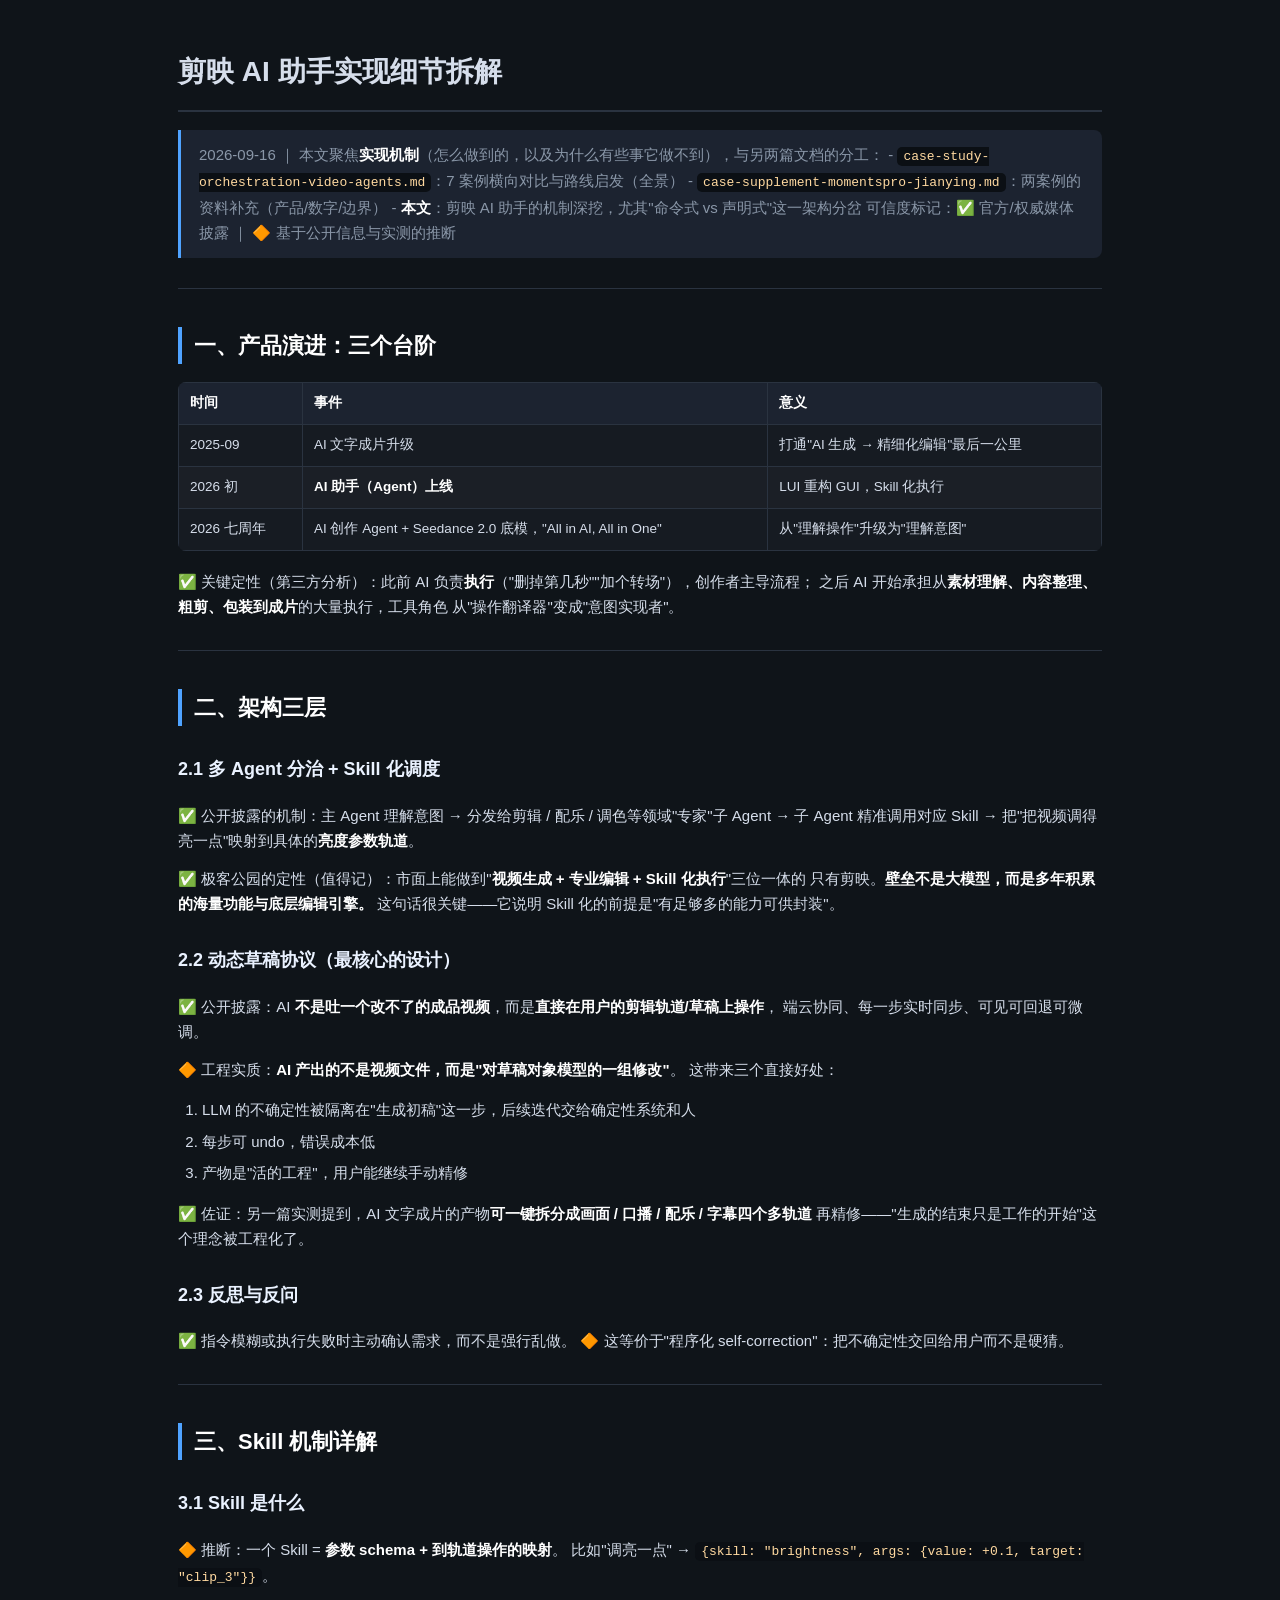
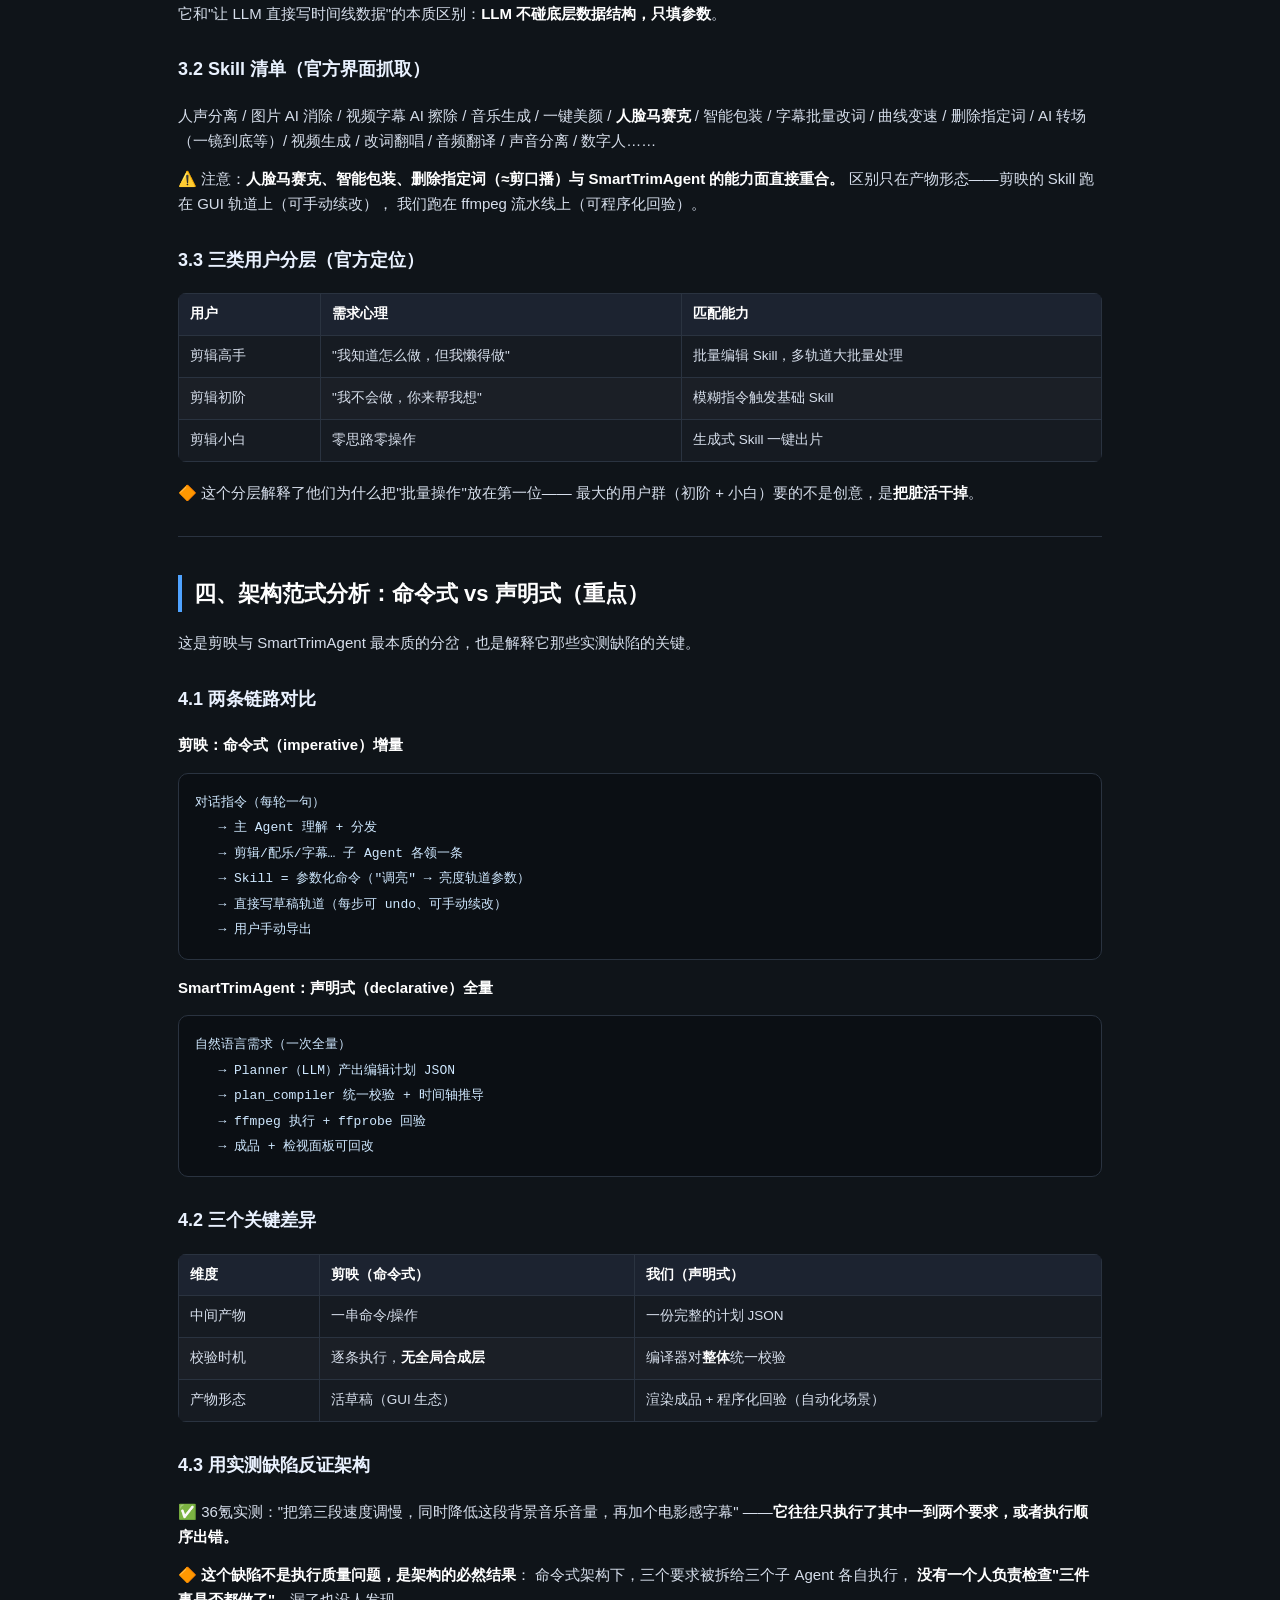
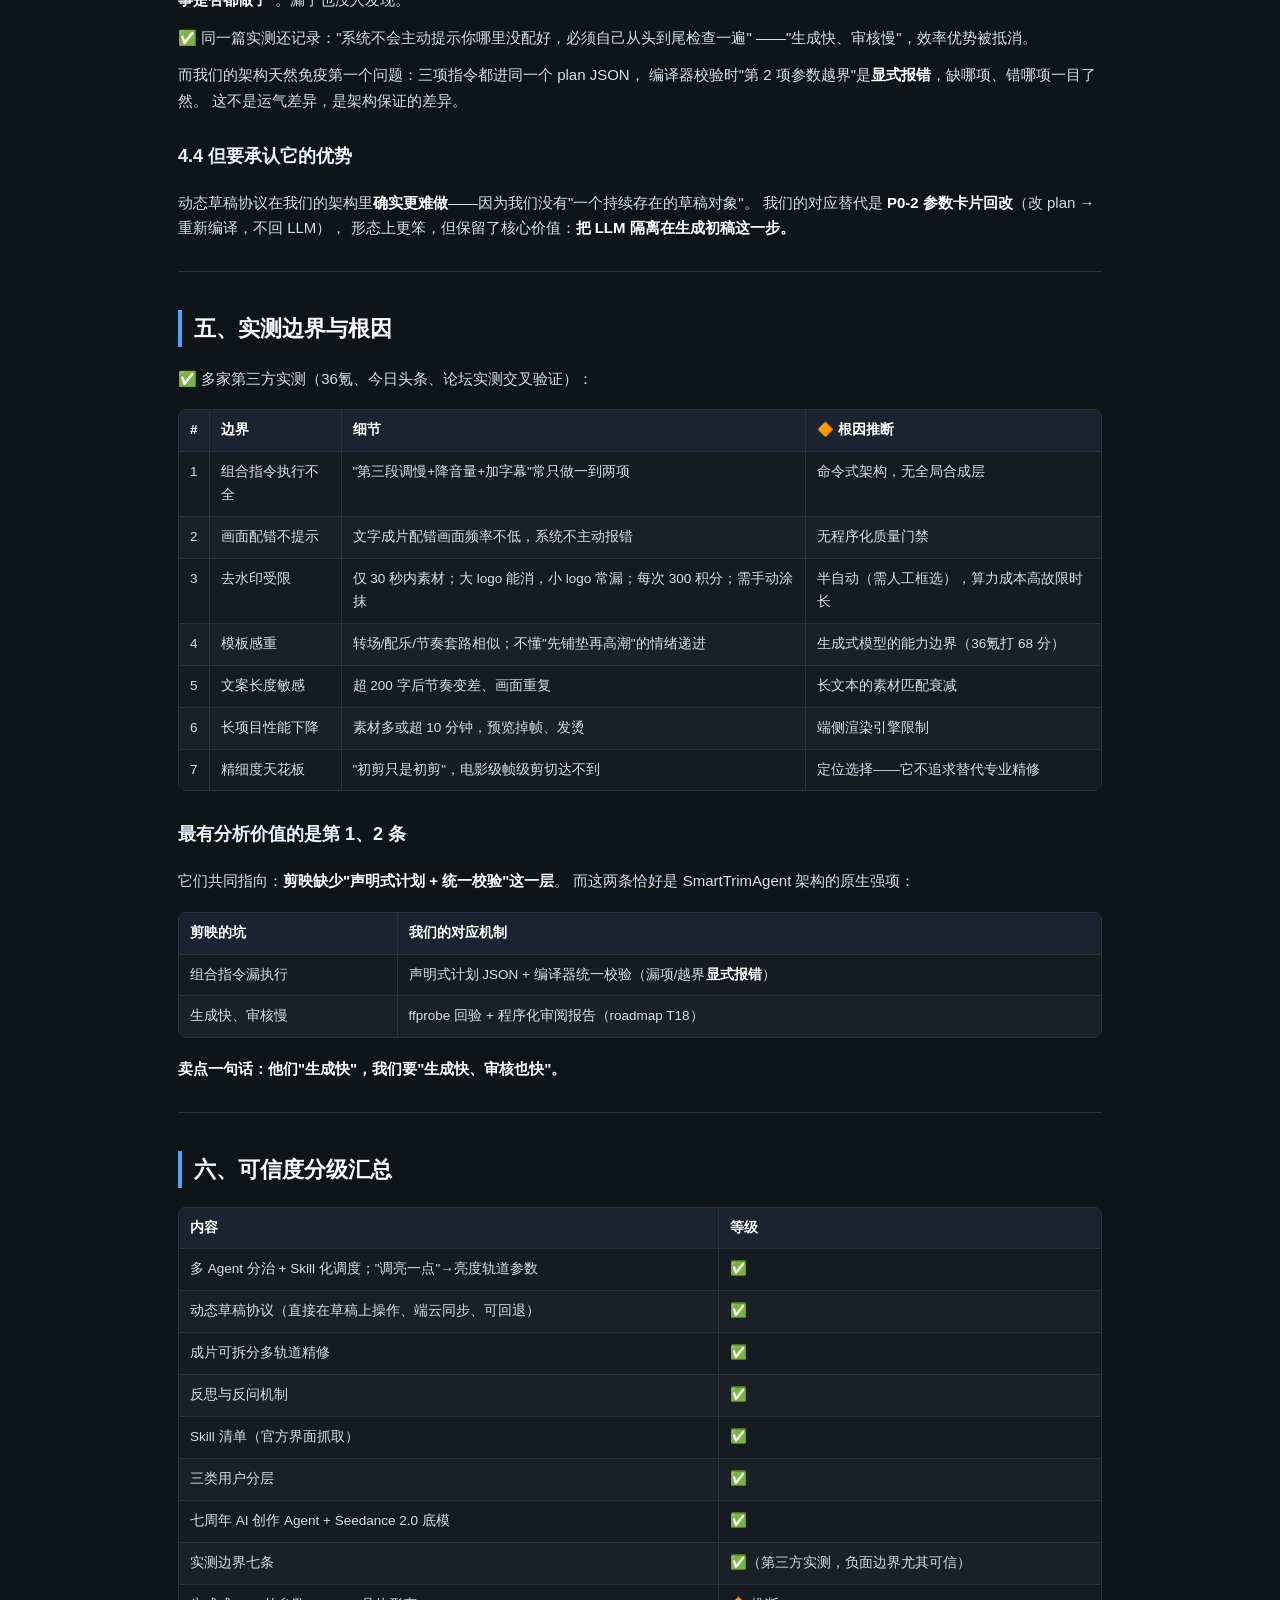
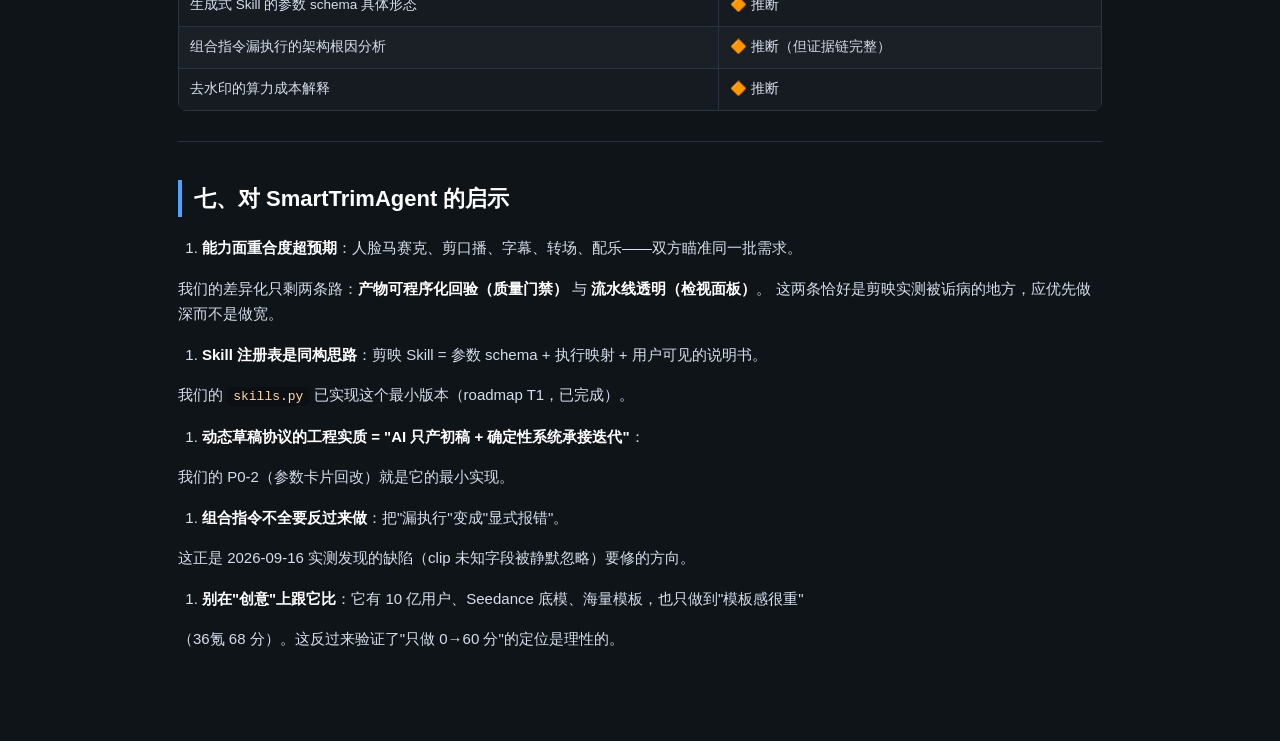
<file: docs/case-capcut-ai-assistant-impl.html>
<!DOCTYPE html>
<html lang="zh-CN">
<head>
<meta charset="utf-8">
<meta name="viewport" content="width=device-width, initial-scale=1">
<title>剪映 AI 助手实现细节拆解</title>
<style>
  :root {
    --bg: #0f1419; --panel: #161b22; --panel2: #1c2330;
    --fg: #d6deeb; --muted: #8a97a8; --accent: #4fa3ff;
    --border: #2a3340; --code-bg: #0b0f14;
  }
  * { box-sizing: border-box; }
  body {
    margin: 0; background: var(--bg); color: var(--fg);
    font-family: -apple-system, "Segoe UI", "PingFang SC", "Microsoft YaHei", sans-serif;
    line-height: 1.7; font-size: 15px;
  }
  .wrap { max-width: 980px; margin: 0 auto; padding: 40px 28px 80px; }
  h1 { font-size: 28px; border-bottom: 2px solid var(--border); padding-bottom: 14px; margin-top: 8px; }
  h2 { font-size: 22px; margin-top: 38px; color: #fff; border-left: 4px solid var(--accent); padding-left: 12px; }
  h3 { font-size: 18px; margin-top: 28px; color: #eaf2ff; }
  h4 { font-size: 15px; color: var(--accent); }
  p { margin: 12px 0; }
  blockquote {
    margin: 16px 0; padding: 12px 18px; background: var(--panel2);
    border-left: 3px solid var(--accent); border-radius: 0 8px 8px 0; color: var(--muted);
  }
  code {
    background: var(--code-bg); padding: 2px 6px; border-radius: 5px;
    font-family: "SFMono-Regular", Consolas, monospace; font-size: 13px; color: #ffd9a0;
  }
  pre {
    background: var(--code-bg); border: 1px solid var(--border); border-radius: 10px;
    padding: 16px; overflow-x: auto;
  }
  pre code { background: none; padding: 0; color: #cfe8ff; }
  table {
    border-collapse: collapse; width: 100%; margin: 18px 0; font-size: 13.5px;
    background: var(--panel); border-radius: 8px; overflow: hidden;
  }
  th, td { border: 1px solid var(--border); padding: 9px 11px; text-align: left; vertical-align: top; }
  th { background: var(--panel2); color: #fff; font-weight: 600; }
  tr:nth-child(even) td { background: rgba(255,255,255,0.02); }
  ul, ol { padding-left: 24px; }
  li { margin: 6px 0; }
  hr { border: none; border-top: 1px solid var(--border); margin: 30px 0; }
  strong { color: #fff; }
</style>
</head>
<body>
<div class="wrap">
<h1>剪映 AI 助手实现细节拆解</h1>
<blockquote>2026-09-16 ｜ 本文聚焦<strong>实现机制</strong>（怎么做到的，以及为什么有些事它做不到），与另两篇文档的分工： - <code>case-study-orchestration-video-agents.md</code>：7 案例横向对比与路线启发（全景） - <code>case-supplement-momentspro-jianying.md</code>：两案例的资料补充（产品/数字/边界） - <strong>本文</strong>：剪映 AI 助手的机制深挖，尤其&quot;命令式 vs 声明式&quot;这一架构分岔  可信度标记：✅ 官方/权威媒体披露 ｜ 🔶 基于公开信息与实测的推断</blockquote>
<hr>
<h2>一、产品演进：三个台阶</h2>
<table><thead><tr><th>时间</th><th>事件</th><th>意义</th></tr></thead><tbody><tr><td>2025-09</td><td>AI 文字成片升级</td><td>打通&quot;AI 生成 → 精细化编辑&quot;最后一公里</td></tr><tr><td>2026 初</td><td><strong>AI 助手（Agent）上线</strong></td><td>LUI 重构 GUI，Skill 化执行</td></tr><tr><td>2026 七周年</td><td>AI 创作 Agent + Seedance 2.0 底模，&quot;All in AI, All in One&quot;</td><td>从&quot;理解操作&quot;升级为&quot;理解意图&quot;</td></tr></tbody></table>
<p>✅ 关键定性（第三方分析）：此前 AI 负责<strong>执行</strong>（&quot;删掉第几秒&quot;&quot;加个转场&quot;），创作者主导流程； 之后 AI 开始承担从<strong>素材理解、内容整理、粗剪、包装到成片</strong>的大量执行，工具角色 从&quot;操作翻译器&quot;变成&quot;意图实现者&quot;。</p>
<hr>
<h2>二、架构三层</h2>
<h3>2.1 多 Agent 分治 + Skill 化调度</h3>
<p>✅ 公开披露的机制：主 Agent 理解意图 → 分发给剪辑 / 配乐 / 调色等领域&quot;专家&quot;子 Agent → 子 Agent 精准调用对应 Skill → 把&quot;把视频调得亮一点&quot;映射到具体的<strong>亮度参数轨道</strong>。</p>
<p>✅ 极客公园的定性（值得记）：市面上能做到&quot;<strong>视频生成 + 专业编辑 + Skill 化执行</strong>&quot;三位一体的 只有剪映。<strong>壁垒不是大模型，而是多年积累的海量功能与底层编辑引擎。</strong> 这句话很关键——它说明 Skill 化的前提是&quot;有足够多的能力可供封装&quot;。</p>
<h3>2.2 动态草稿协议（最核心的设计）</h3>
<p>✅ 公开披露：AI <strong>不是吐一个改不了的成品视频</strong>，而是<strong>直接在用户的剪辑轨道/草稿上操作</strong>， 端云协同、每一步实时同步、可见可回退可微调。</p>
<p>🔶 工程实质：<strong>AI 产出的不是视频文件，而是&quot;对草稿对象模型的一组修改&quot;</strong>。 这带来三个直接好处：</p>
<ol><li>LLM 的不确定性被隔离在&quot;生成初稿&quot;这一步，后续迭代交给确定性系统和人</li><li>每步可 undo，错误成本低</li><li>产物是&quot;活的工程&quot;，用户能继续手动精修</li></ol>
<p>✅ 佐证：另一篇实测提到，AI 文字成片的产物<strong>可一键拆分成画面 / 口播 / 配乐 / 字幕四个多轨道</strong> 再精修——&quot;生成的结束只是工作的开始&quot;这个理念被工程化了。</p>
<h3>2.3 反思与反问</h3>
<p>✅ 指令模糊或执行失败时主动确认需求，而不是强行乱做。 🔶 这等价于&quot;程序化 self-correction&quot;：把不确定性交回给用户而不是硬猜。</p>
<hr>
<h2>三、Skill 机制详解</h2>
<h3>3.1 Skill 是什么</h3>
<p>🔶 推断：一个 Skill = <strong>参数 schema + 到轨道操作的映射</strong>。 比如&quot;调亮一点&quot; → <code>{skill: &quot;brightness&quot;, args: {value: +0.1, target: &quot;clip_3&quot;}}</code>。</p>
<p>它和&quot;让 LLM 直接写时间线数据&quot;的本质区别：<strong>LLM 不碰底层数据结构，只填参数</strong>。</p>
<h3>3.2 Skill 清单（官方界面抓取）</h3>
<p>人声分离 / 图片 AI 消除 / 视频字幕 AI 擦除 / 音乐生成 / 一键美颜 / <strong>人脸马赛克</strong> / 智能包装 / 字幕批量改词 / 曲线变速 / 删除指定词 / AI 转场（一镜到底等）/ 视频生成 / 改词翻唱 / 音频翻译 / 声音分离 / 数字人……</p>
<p>⚠️ 注意：<strong>人脸马赛克、智能包装、删除指定词（≈剪口播）与 SmartTrimAgent 的能力面直接重合。</strong> 区别只在产物形态——剪映的 Skill 跑在 GUI 轨道上（可手动续改）， 我们跑在 ffmpeg 流水线上（可程序化回验）。</p>
<h3>3.3 三类用户分层（官方定位）</h3>
<table><thead><tr><th>用户</th><th>需求心理</th><th>匹配能力</th></tr></thead><tbody><tr><td>剪辑高手</td><td>&quot;我知道怎么做，但我懒得做&quot;</td><td>批量编辑 Skill，多轨道大批量处理</td></tr><tr><td>剪辑初阶</td><td>&quot;我不会做，你来帮我想&quot;</td><td>模糊指令触发基础 Skill</td></tr><tr><td>剪辑小白</td><td>零思路零操作</td><td>生成式 Skill 一键出片</td></tr></tbody></table>
<p>🔶 这个分层解释了他们为什么把&quot;批量操作&quot;放在第一位—— 最大的用户群（初阶 + 小白）要的不是创意，是<strong>把脏活干掉</strong>。</p>
<hr>
<h2>四、架构范式分析：命令式 vs 声明式（重点）</h2>
<p>这是剪映与 SmartTrimAgent 最本质的分岔，也是解释它那些实测缺陷的关键。</p>
<h3>4.1 两条链路对比</h3>
<p><strong>剪映：命令式（imperative）增量</strong></p>
<pre><code>对话指令（每轮一句）
   → 主 Agent 理解 + 分发
   → 剪辑/配乐/字幕… 子 Agent 各领一条
   → Skill = 参数化命令（&quot;调亮&quot; → 亮度轨道参数）
   → 直接写草稿轨道（每步可 undo、可手动续改）
   → 用户手动导出</code></pre>
<p><strong>SmartTrimAgent：声明式（declarative）全量</strong></p>
<pre><code>自然语言需求（一次全量）
   → Planner（LLM）产出编辑计划 JSON
   → plan_compiler 统一校验 + 时间轴推导
   → ffmpeg 执行 + ffprobe 回验
   → 成品 + 检视面板可回改</code></pre>
<h3>4.2 三个关键差异</h3>
<table><thead><tr><th>维度</th><th>剪映（命令式）</th><th>我们（声明式）</th></tr></thead><tbody><tr><td>中间产物</td><td>一串命令/操作</td><td>一份完整的计划 JSON</td></tr><tr><td>校验时机</td><td>逐条执行，<strong>无全局合成层</strong></td><td>编译器对<strong>整体</strong>统一校验</td></tr><tr><td>产物形态</td><td>活草稿（GUI 生态）</td><td>渲染成品 + 程序化回验（自动化场景）</td></tr></tbody></table>
<h3>4.3 用实测缺陷反证架构</h3>
<p>✅ 36氪实测：&quot;把第三段速度调慢，同时降低这段背景音乐音量，再加个电影感字幕&quot; ——<strong>它往往只执行了其中一到两个要求，或者执行顺序出错。</strong></p>
<p>🔶 <strong>这个缺陷不是执行质量问题，是架构的必然结果</strong>： 命令式架构下，三个要求被拆给三个子 Agent 各自执行， <strong>没有一个人负责检查&quot;三件事是否都做了&quot;</strong>。漏了也没人发现。</p>
<p>✅ 同一篇实测还记录：&quot;系统不会主动提示你哪里没配好，必须自己从头到尾检查一遍&quot; ——&quot;生成快、审核慢&quot;，效率优势被抵消。</p>
<p>而我们的架构天然免疫第一个问题：三项指令都进同一个 plan JSON， 编译器校验时&quot;第 2 项参数越界&quot;是<strong>显式报错</strong>，缺哪项、错哪项一目了然。 这不是运气差异，是架构保证的差异。</p>
<h3>4.4 但要承认它的优势</h3>
<p>动态草稿协议在我们的架构里<strong>确实更难做</strong>——因为我们没有&quot;一个持续存在的草稿对象&quot;。 我们的对应替代是 <strong>P0-2 参数卡片回改</strong>（改 plan → 重新编译，不回 LLM）， 形态上更笨，但保留了核心价值：<strong>把 LLM 隔离在生成初稿这一步。</strong></p>
<hr>
<h2>五、实测边界与根因</h2>
<p>✅ 多家第三方实测（36氪、今日头条、论坛实测交叉验证）：</p>
<table><thead><tr><th>#</th><th>边界</th><th>细节</th><th>🔶 根因推断</th></tr></thead><tbody><tr><td>1</td><td>组合指令执行不全</td><td>&quot;第三段调慢+降音量+加字幕&quot;常只做一到两项</td><td>命令式架构，无全局合成层</td></tr><tr><td>2</td><td>画面配错不提示</td><td>文字成片配错画面频率不低，系统不主动报错</td><td>无程序化质量门禁</td></tr><tr><td>3</td><td>去水印受限</td><td>仅 30 秒内素材；大 logo 能消，小 logo 常漏；每次 300 积分；需手动涂抹</td><td>半自动（需人工框选），算力成本高故限时长</td></tr><tr><td>4</td><td>模板感重</td><td>转场/配乐/节奏套路相似；不懂&quot;先铺垫再高潮&quot;的情绪递进</td><td>生成式模型的能力边界（36氪打 68 分）</td></tr><tr><td>5</td><td>文案长度敏感</td><td>超 200 字后节奏变差、画面重复</td><td>长文本的素材匹配衰减</td></tr><tr><td>6</td><td>长项目性能下降</td><td>素材多或超 10 分钟，预览掉帧、发烫</td><td>端侧渲染引擎限制</td></tr><tr><td>7</td><td>精细度天花板</td><td>&quot;初剪只是初剪&quot;，电影级帧级剪切达不到</td><td>定位选择——它不追求替代专业精修</td></tr></tbody></table>
<h3>最有分析价值的是第 1、2 条</h3>
<p>它们共同指向：<strong>剪映缺少&quot;声明式计划 + 统一校验&quot;这一层</strong>。 而这两条恰好是 SmartTrimAgent 架构的原生强项：</p>
<table><thead><tr><th>剪映的坑</th><th>我们的对应机制</th></tr></thead><tbody><tr><td>组合指令漏执行</td><td>声明式计划 JSON + 编译器统一校验（漏项/越界<strong>显式报错</strong>）</td></tr><tr><td>生成快、审核慢</td><td>ffprobe 回验 + 程序化审阅报告（roadmap T18）</td></tr></tbody></table>
<p><strong>卖点一句话：他们&quot;生成快&quot;，我们要&quot;生成快、审核也快&quot;。</strong></p>
<hr>
<h2>六、可信度分级汇总</h2>
<table><thead><tr><th>内容</th><th>等级</th></tr></thead><tbody><tr><td>多 Agent 分治 + Skill 化调度；&quot;调亮一点&quot;→亮度轨道参数</td><td>✅</td></tr><tr><td>动态草稿协议（直接在草稿上操作、端云同步、可回退）</td><td>✅</td></tr><tr><td>成片可拆分多轨道精修</td><td>✅</td></tr><tr><td>反思与反问机制</td><td>✅</td></tr><tr><td>Skill 清单（官方界面抓取）</td><td>✅</td></tr><tr><td>三类用户分层</td><td>✅</td></tr><tr><td>七周年 AI 创作 Agent + Seedance 2.0 底模</td><td>✅</td></tr><tr><td>实测边界七条</td><td>✅（第三方实测，负面边界尤其可信）</td></tr><tr><td>生成式 Skill 的参数 schema 具体形态</td><td>🔶 推断</td></tr><tr><td>组合指令漏执行的架构根因分析</td><td>🔶 推断（但证据链完整）</td></tr><tr><td>去水印的算力成本解释</td><td>🔶 推断</td></tr></tbody></table>
<hr>
<h2>七、对 SmartTrimAgent 的启示</h2>
<ol><li><strong>能力面重合度超预期</strong>：人脸马赛克、剪口播、字幕、转场、配乐——双方瞄准同一批需求。</li></ol>
<p>我们的差异化只剩两条路：<strong>产物可程序化回验（质量门禁）</strong> 与 <strong>流水线透明（检视面板）</strong>。 这两条恰好是剪映实测被诟病的地方，应优先做深而不是做宽。</p>
<ol><li><strong>Skill 注册表是同构思路</strong>：剪映 Skill = 参数 schema + 执行映射 + 用户可见的说明书。</li></ol>
<p>我们的 <code>skills.py</code> 已实现这个最小版本（roadmap T1，已完成）。</p>
<ol><li><strong>动态草稿协议的工程实质 = &quot;AI 只产初稿 + 确定性系统承接迭代&quot;</strong>：</li></ol>
<p>我们的 P0-2（参数卡片回改）就是它的最小实现。</p>
<ol><li><strong>组合指令不全要反过来做</strong>：把&quot;漏执行&quot;变成&quot;显式报错&quot;。</li></ol>
<p>这正是 2026-09-16 实测发现的缺陷（clip 未知字段被静默忽略）要修的方向。</p>
<ol><li><strong>别在&quot;创意&quot;上跟它比</strong>：它有 10 亿用户、Seedance 底模、海量模板，也只做到&quot;模板感很重&quot;</li></ol>
<p>（36氪 68 分）。这反过来验证了&quot;只做 0→60 分&quot;的定位是理性的。</p>
</div>
</body>
</html>
</file>
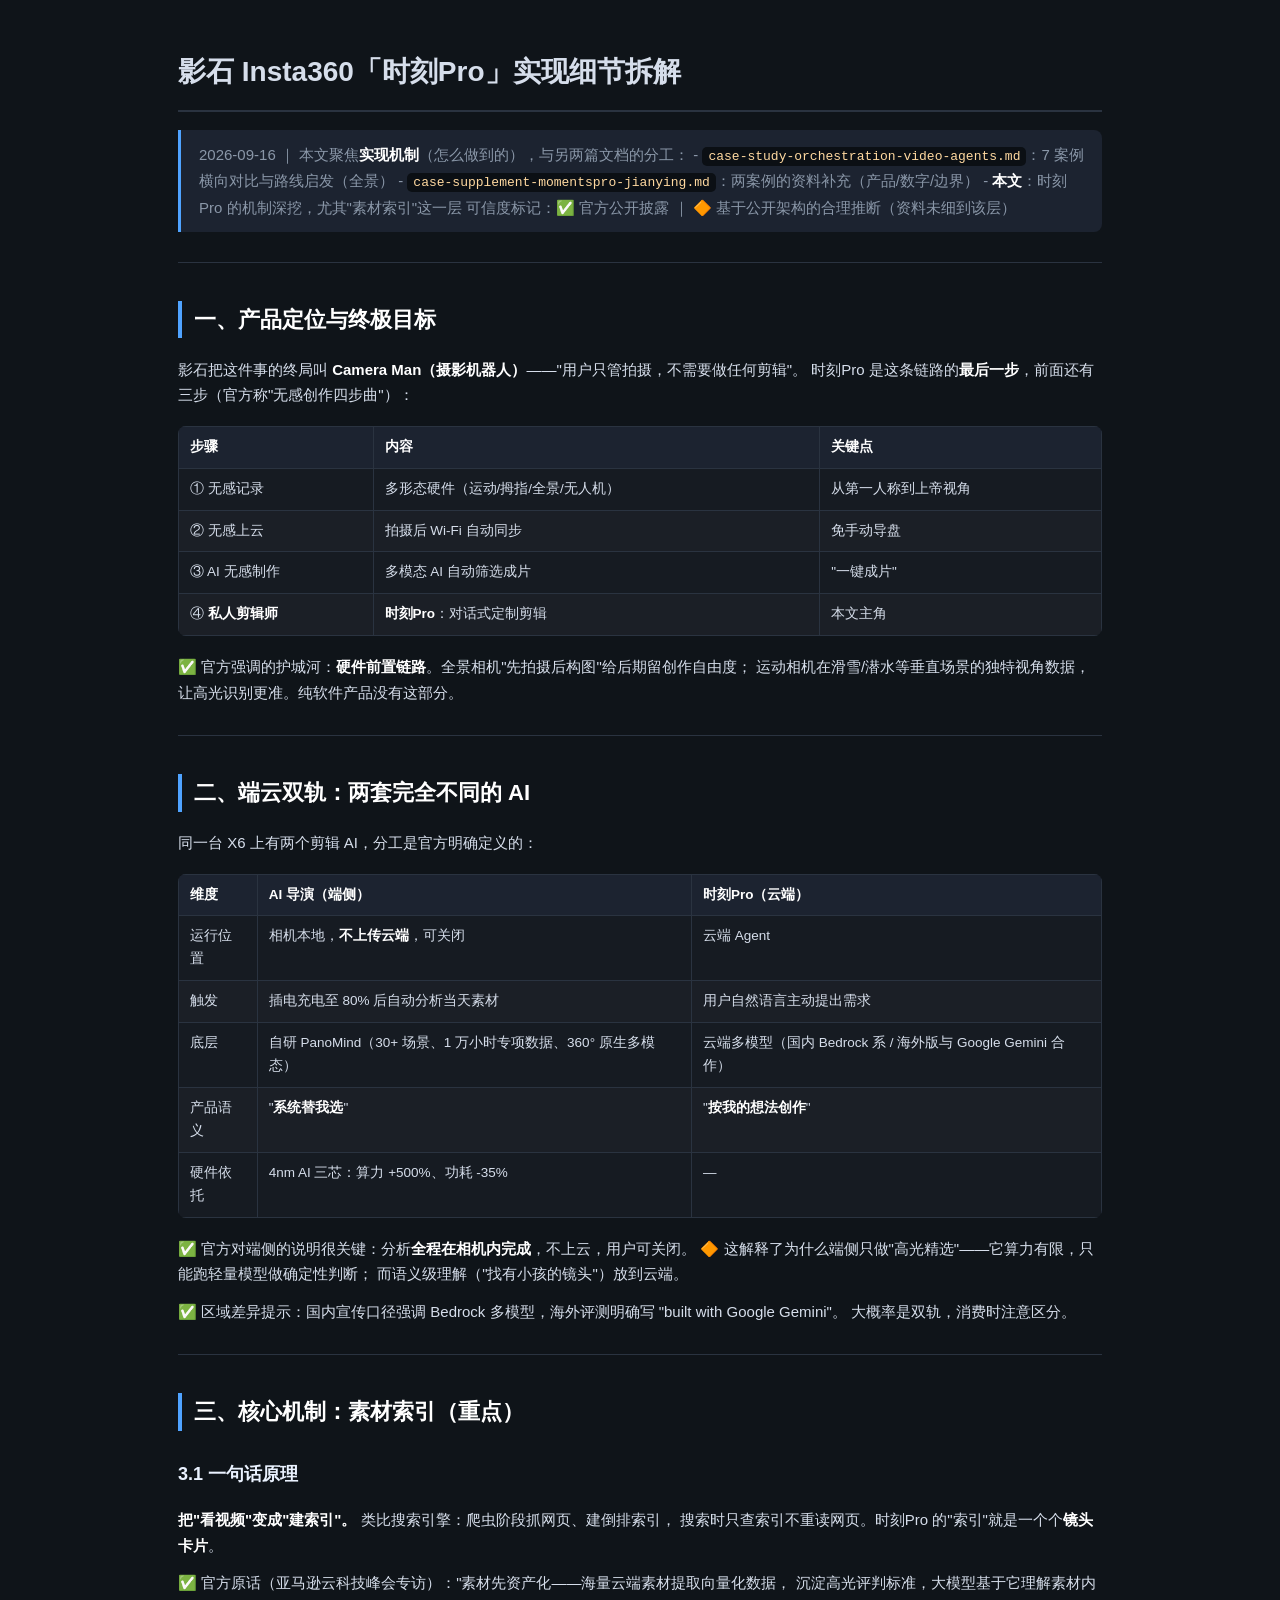
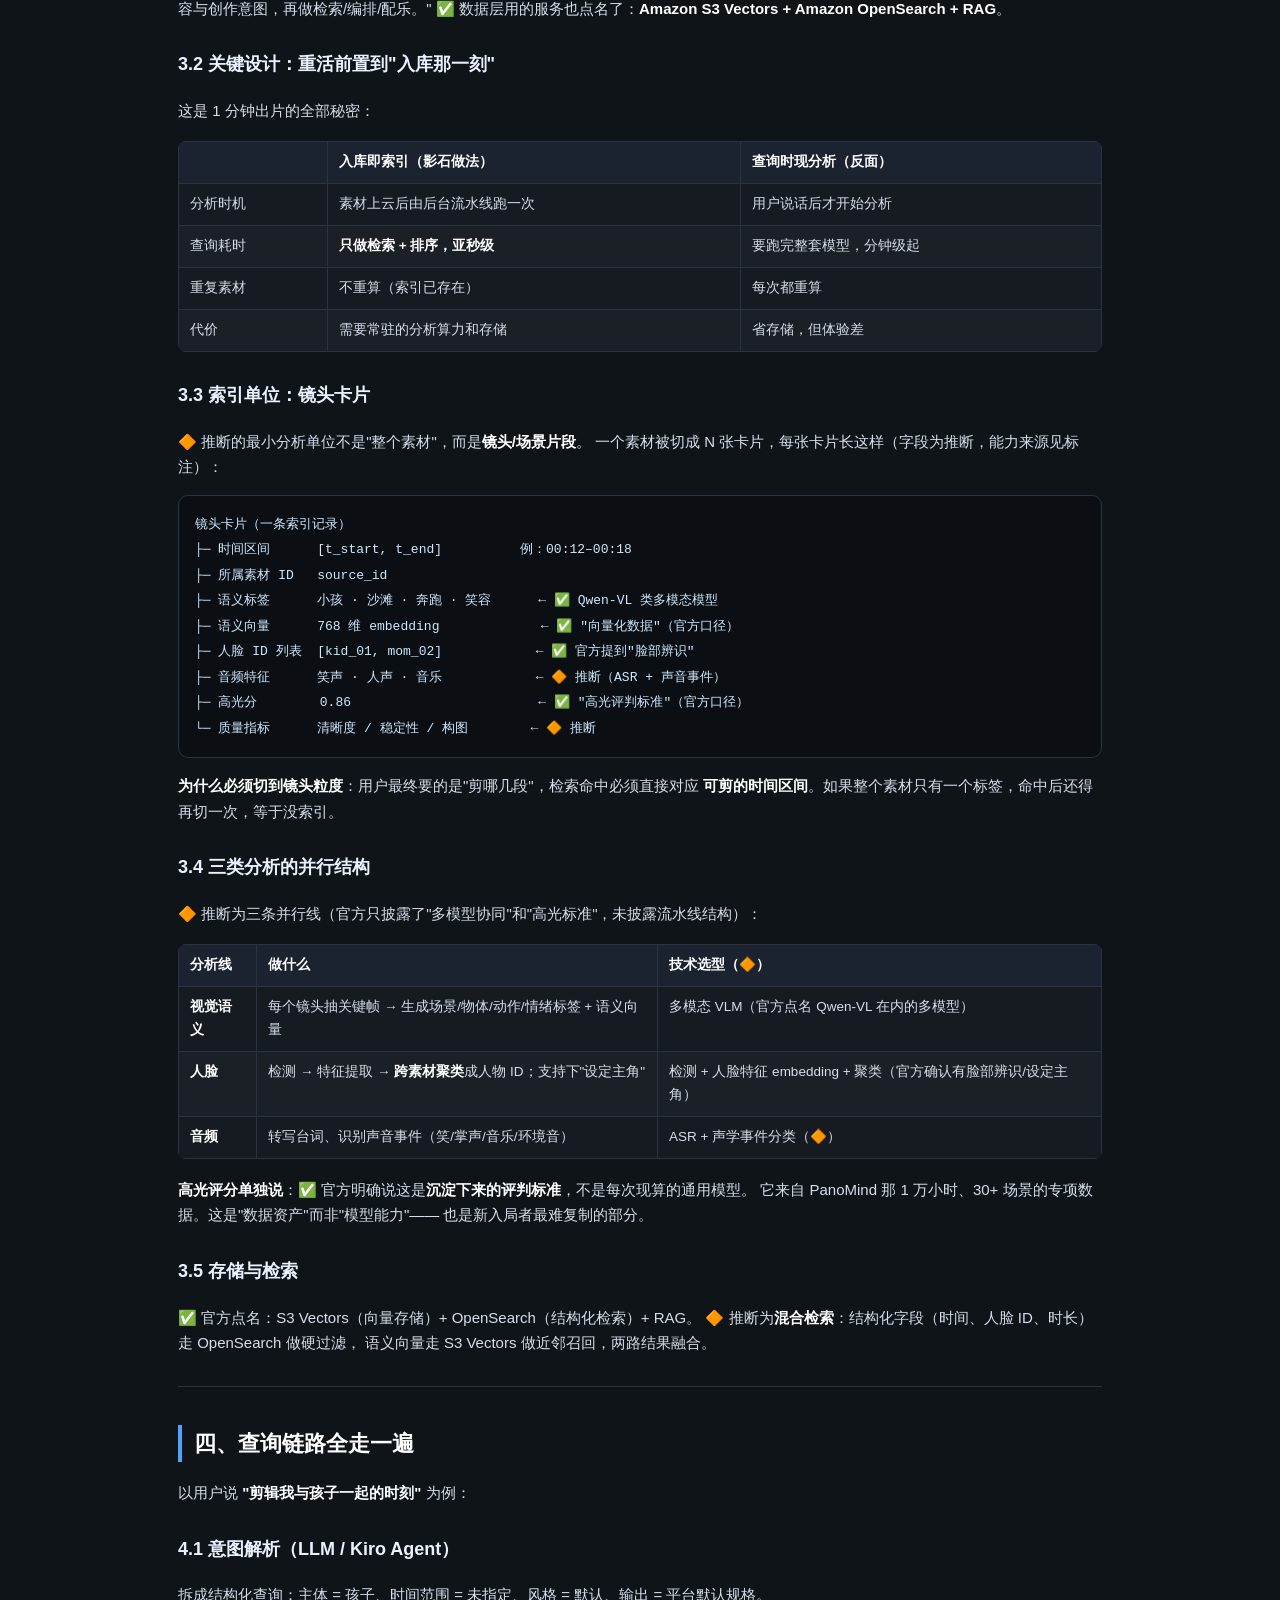
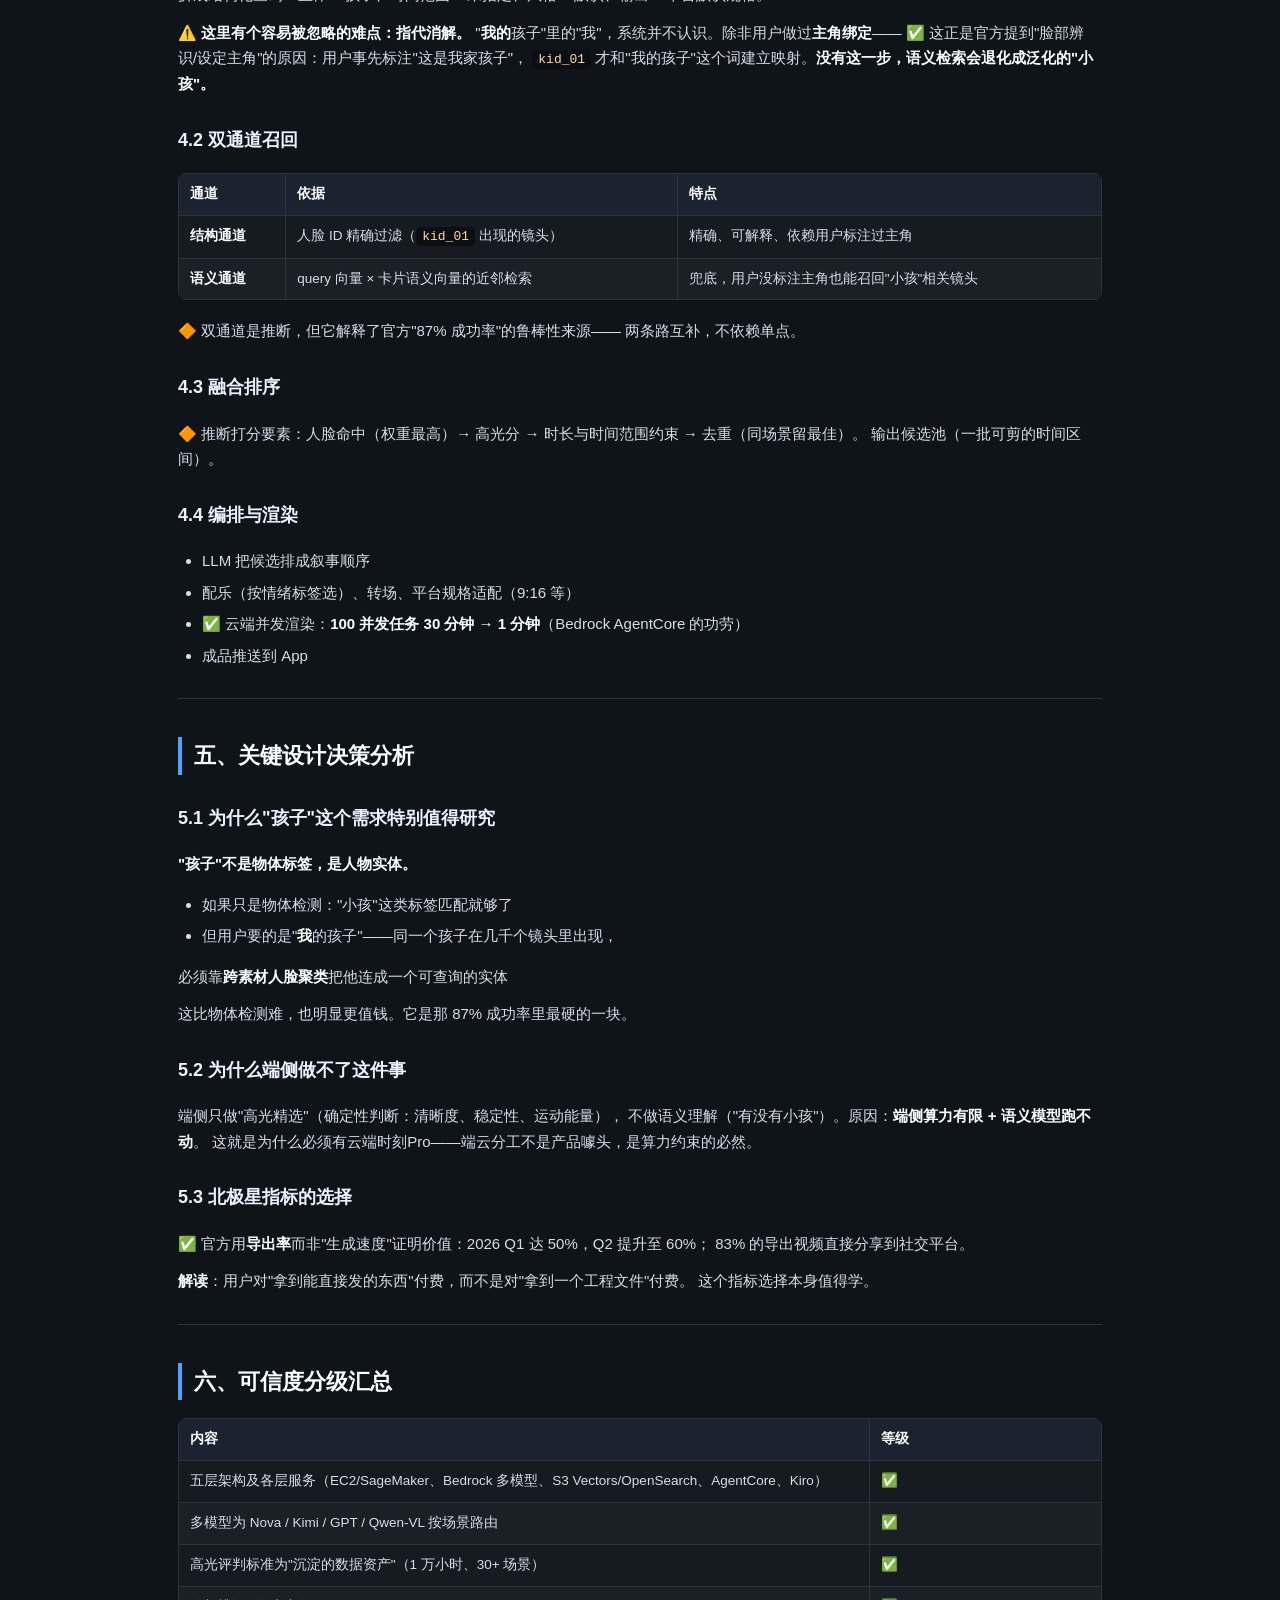
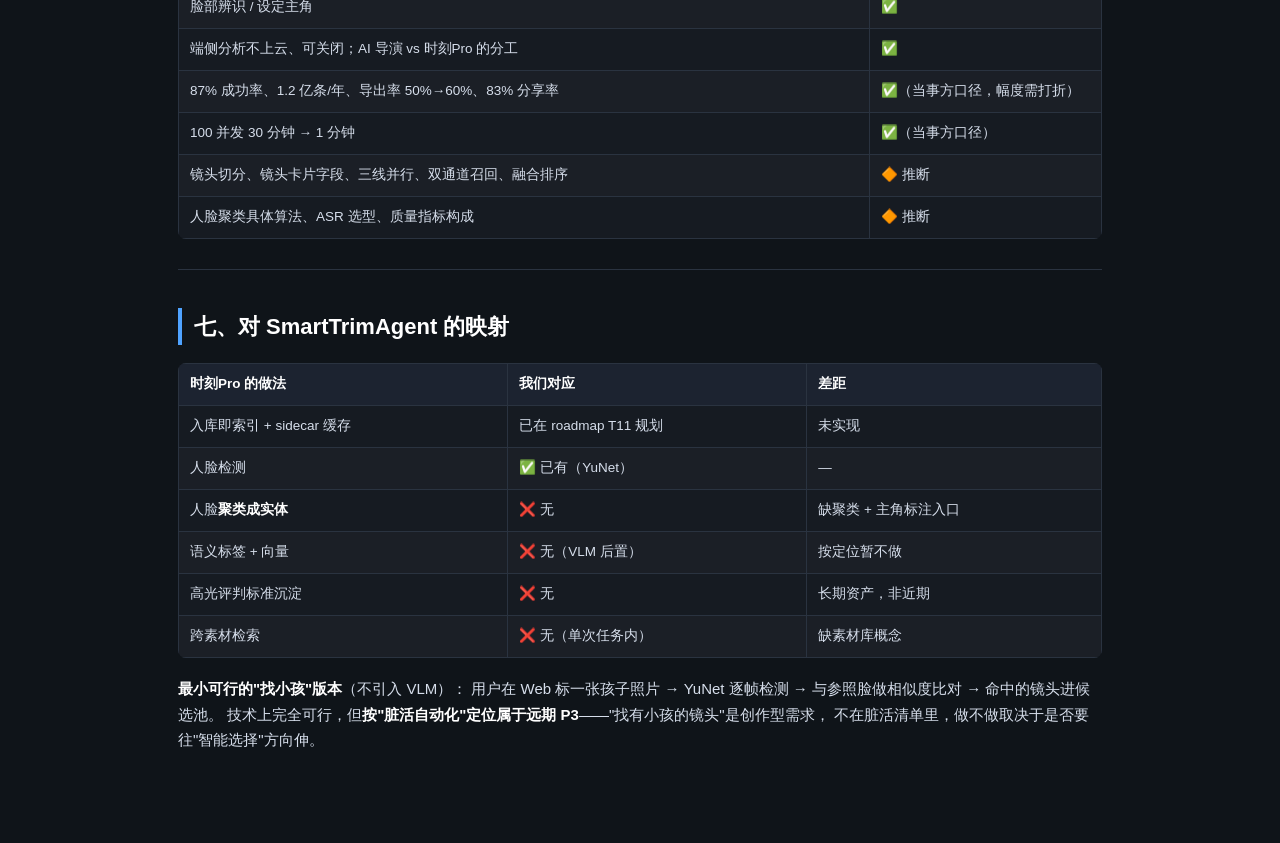
<file: docs/case-instax360-momentspro-impl.html>
<!DOCTYPE html>
<html lang="zh-CN">
<head>
<meta charset="utf-8">
<meta name="viewport" content="width=device-width, initial-scale=1">
<title>影石时刻Pro 实现细节拆解</title>
<style>
  :root {
    --bg: #0f1419; --panel: #161b22; --panel2: #1c2330;
    --fg: #d6deeb; --muted: #8a97a8; --accent: #4fa3ff;
    --border: #2a3340; --code-bg: #0b0f14;
  }
  * { box-sizing: border-box; }
  body {
    margin: 0; background: var(--bg); color: var(--fg);
    font-family: -apple-system, "Segoe UI", "PingFang SC", "Microsoft YaHei", sans-serif;
    line-height: 1.7; font-size: 15px;
  }
  .wrap { max-width: 980px; margin: 0 auto; padding: 40px 28px 80px; }
  h1 { font-size: 28px; border-bottom: 2px solid var(--border); padding-bottom: 14px; margin-top: 8px; }
  h2 { font-size: 22px; margin-top: 38px; color: #fff; border-left: 4px solid var(--accent); padding-left: 12px; }
  h3 { font-size: 18px; margin-top: 28px; color: #eaf2ff; }
  h4 { font-size: 15px; color: var(--accent); }
  p { margin: 12px 0; }
  blockquote {
    margin: 16px 0; padding: 12px 18px; background: var(--panel2);
    border-left: 3px solid var(--accent); border-radius: 0 8px 8px 0; color: var(--muted);
  }
  code {
    background: var(--code-bg); padding: 2px 6px; border-radius: 5px;
    font-family: "SFMono-Regular", Consolas, monospace; font-size: 13px; color: #ffd9a0;
  }
  pre {
    background: var(--code-bg); border: 1px solid var(--border); border-radius: 10px;
    padding: 16px; overflow-x: auto;
  }
  pre code { background: none; padding: 0; color: #cfe8ff; }
  table {
    border-collapse: collapse; width: 100%; margin: 18px 0; font-size: 13.5px;
    background: var(--panel); border-radius: 8px; overflow: hidden;
  }
  th, td { border: 1px solid var(--border); padding: 9px 11px; text-align: left; vertical-align: top; }
  th { background: var(--panel2); color: #fff; font-weight: 600; }
  tr:nth-child(even) td { background: rgba(255,255,255,0.02); }
  ul, ol { padding-left: 24px; }
  li { margin: 6px 0; }
  hr { border: none; border-top: 1px solid var(--border); margin: 30px 0; }
  strong { color: #fff; }
</style>
</head>
<body>
<div class="wrap">
<h1>影石 Insta360「时刻Pro」实现细节拆解</h1>
<blockquote>2026-09-16 ｜ 本文聚焦<strong>实现机制</strong>（怎么做到的），与另两篇文档的分工： - <code>case-study-orchestration-video-agents.md</code>：7 案例横向对比与路线启发（全景） - <code>case-supplement-momentspro-jianying.md</code>：两案例的资料补充（产品/数字/边界） - <strong>本文</strong>：时刻Pro 的机制深挖，尤其&quot;素材索引&quot;这一层  可信度标记：✅ 官方公开披露 ｜ 🔶 基于公开架构的合理推断（资料未细到该层）</blockquote>
<hr>
<h2>一、产品定位与终极目标</h2>
<p>影石把这件事的终局叫 <strong>Camera Man（摄影机器人）</strong>——&quot;用户只管拍摄，不需要做任何剪辑&quot;。 时刻Pro 是这条链路的<strong>最后一步</strong>，前面还有三步（官方称&quot;无感创作四步曲&quot;）：</p>
<table><thead><tr><th>步骤</th><th>内容</th><th>关键点</th></tr></thead><tbody><tr><td>① 无感记录</td><td>多形态硬件（运动/拇指/全景/无人机）</td><td>从第一人称到上帝视角</td></tr><tr><td>② 无感上云</td><td>拍摄后 Wi-Fi 自动同步</td><td>免手动导盘</td></tr><tr><td>③ AI 无感制作</td><td>多模态 AI 自动筛选成片</td><td>&quot;一键成片&quot;</td></tr><tr><td>④ <strong>私人剪辑师</strong></td><td><strong>时刻Pro</strong>：对话式定制剪辑</td><td>本文主角</td></tr></tbody></table>
<p>✅ 官方强调的护城河：<strong>硬件前置链路</strong>。全景相机&quot;先拍摄后构图&quot;给后期留创作自由度； 运动相机在滑雪/潜水等垂直场景的独特视角数据，让高光识别更准。纯软件产品没有这部分。</p>
<hr>
<h2>二、端云双轨：两套完全不同的 AI</h2>
<p>同一台 X6 上有两个剪辑 AI，分工是官方明确定义的：</p>
<table><thead><tr><th>维度</th><th>AI 导演（端侧）</th><th>时刻Pro（云端）</th></tr></thead><tbody><tr><td>运行位置</td><td>相机本地，<strong>不上传云端</strong>，可关闭</td><td>云端 Agent</td></tr><tr><td>触发</td><td>插电充电至 80% 后自动分析当天素材</td><td>用户自然语言主动提出需求</td></tr><tr><td>底层</td><td>自研 PanoMind（30+ 场景、1 万小时专项数据、360° 原生多模态）</td><td>云端多模型（国内 Bedrock 系 / 海外版与 Google Gemini 合作）</td></tr><tr><td>产品语义</td><td>&quot;<strong>系统替我选</strong>&quot;</td><td>&quot;<strong>按我的想法创作</strong>&quot;</td></tr><tr><td>硬件依托</td><td>4nm AI 三芯：算力 +500%、功耗 -35%</td><td>—</td></tr></tbody></table>
<p>✅ 官方对端侧的说明很关键：分析<strong>全程在相机内完成</strong>，不上云，用户可关闭。 🔶 这解释了为什么端侧只做&quot;高光精选&quot;——它算力有限，只能跑轻量模型做确定性判断； 而语义级理解（&quot;找有小孩的镜头&quot;）放到云端。</p>
<p>✅ 区域差异提示：国内宣传口径强调 Bedrock 多模型，海外评测明确写 &quot;built with Google Gemini&quot;。 大概率是双轨，消费时注意区分。</p>
<hr>
<h2>三、核心机制：素材索引（重点）</h2>
<h3>3.1 一句话原理</h3>
<p><strong>把&quot;看视频&quot;变成&quot;建索引&quot;。</strong> 类比搜索引擎：爬虫阶段抓网页、建倒排索引， 搜索时只查索引不重读网页。时刻Pro 的&quot;索引&quot;就是一个个<strong>镜头卡片</strong>。</p>
<p>✅ 官方原话（亚马逊云科技峰会专访）：&quot;素材先资产化——海量云端素材提取向量化数据， 沉淀高光评判标准，大模型基于它理解素材内容与创作意图，再做检索/编排/配乐。&quot; ✅ 数据层用的服务也点名了：<strong>Amazon S3 Vectors + Amazon OpenSearch + RAG</strong>。</p>
<h3>3.2 关键设计：重活前置到&quot;入库那一刻&quot;</h3>
<p>这是 1 分钟出片的全部秘密：</p>
<table><thead><tr><th></th><th>入库即索引（影石做法）</th><th>查询时现分析（反面）</th></tr></thead><tbody><tr><td>分析时机</td><td>素材上云后由后台流水线跑一次</td><td>用户说话后才开始分析</td></tr><tr><td>查询耗时</td><td><strong>只做检索 + 排序，亚秒级</strong></td><td>要跑完整套模型，分钟级起</td></tr><tr><td>重复素材</td><td>不重算（索引已存在）</td><td>每次都重算</td></tr><tr><td>代价</td><td>需要常驻的分析算力和存储</td><td>省存储，但体验差</td></tr></tbody></table>
<h3>3.3 索引单位：镜头卡片</h3>
<p>🔶 推断的最小分析单位不是&quot;整个素材&quot;，而是<strong>镜头/场景片段</strong>。 一个素材被切成 N 张卡片，每张卡片长这样（字段为推断，能力来源见标注）：</p>
<pre><code>镜头卡片（一条索引记录）
├─ 时间区间      [t_start, t_end]          例：00:12–00:18
├─ 所属素材 ID   source_id
├─ 语义标签      小孩 · 沙滩 · 奔跑 · 笑容      ← ✅ Qwen-VL 类多模态模型
├─ 语义向量      768 维 embedding             ← ✅ &quot;向量化数据&quot;（官方口径）
├─ 人脸 ID 列表  [kid_01, mom_02]            ← ✅ 官方提到&quot;脸部辨识&quot;
├─ 音频特征      笑声 · 人声 · 音乐            ← 🔶 推断（ASR + 声音事件）
├─ 高光分        0.86                        ← ✅ &quot;高光评判标准&quot;（官方口径）
└─ 质量指标      清晰度 / 稳定性 / 构图        ← 🔶 推断</code></pre>
<p><strong>为什么必须切到镜头粒度</strong>：用户最终要的是&quot;剪哪几段&quot;，检索命中必须直接对应 <strong>可剪的时间区间</strong>。如果整个素材只有一个标签，命中后还得再切一次，等于没索引。</p>
<h3>3.4 三类分析的并行结构</h3>
<p>🔶 推断为三条并行线（官方只披露了&quot;多模型协同&quot;和&quot;高光标准&quot;，未披露流水线结构）：</p>
<table><thead><tr><th>分析线</th><th>做什么</th><th>技术选型（🔶）</th></tr></thead><tbody><tr><td><strong>视觉语义</strong></td><td>每个镜头抽关键帧 → 生成场景/物体/动作/情绪标签 + 语义向量</td><td>多模态 VLM（官方点名 Qwen-VL 在内的多模型）</td></tr><tr><td><strong>人脸</strong></td><td>检测 → 特征提取 → <strong>跨素材聚类</strong>成人物 ID；支持下&quot;设定主角&quot;</td><td>检测 + 人脸特征 embedding + 聚类（官方确认有脸部辨识/设定主角）</td></tr><tr><td><strong>音频</strong></td><td>转写台词、识别声音事件（笑/掌声/音乐/环境音）</td><td>ASR + 声学事件分类（🔶）</td></tr></tbody></table>
<p><strong>高光评分单独说</strong>：✅ 官方明确说这是<strong>沉淀下来的评判标准</strong>，不是每次现算的通用模型。 它来自 PanoMind 那 1 万小时、30+ 场景的专项数据。这是&quot;数据资产&quot;而非&quot;模型能力&quot;—— 也是新入局者最难复制的部分。</p>
<h3>3.5 存储与检索</h3>
<p>✅ 官方点名：S3 Vectors（向量存储）+ OpenSearch（结构化检索）+ RAG。 🔶 推断为<strong>混合检索</strong>：结构化字段（时间、人脸 ID、时长）走 OpenSearch 做硬过滤， 语义向量走 S3 Vectors 做近邻召回，两路结果融合。</p>
<hr>
<h2>四、查询链路全走一遍</h2>
<p>以用户说 <strong>&quot;剪辑我与孩子一起的时刻&quot;</strong> 为例：</p>
<h3>4.1 意图解析（LLM / Kiro Agent）</h3>
<p>拆成结构化查询：主体 = 孩子、时间范围 = 未指定、风格 = 默认、输出 = 平台默认规格。</p>
<p>⚠️ <strong>这里有个容易被忽略的难点：指代消解。</strong> &quot;<strong>我的</strong>孩子&quot;里的&quot;我&quot;，系统并不认识。除非用户做过<strong>主角绑定</strong>—— ✅ 这正是官方提到&quot;脸部辨识/设定主角&quot;的原因：用户事先标注&quot;这是我家孩子&quot;， <code>kid_01</code> 才和&quot;我的孩子&quot;这个词建立映射。<strong>没有这一步，语义检索会退化成泛化的&quot;小孩&quot;。</strong></p>
<h3>4.2 双通道召回</h3>
<table><thead><tr><th>通道</th><th>依据</th><th>特点</th></tr></thead><tbody><tr><td><strong>结构通道</strong></td><td>人脸 ID 精确过滤（<code>kid_01</code> 出现的镜头）</td><td>精确、可解释、依赖用户标注过主角</td></tr><tr><td><strong>语义通道</strong></td><td>query 向量 × 卡片语义向量的近邻检索</td><td>兜底，用户没标注主角也能召回&quot;小孩&quot;相关镜头</td></tr></tbody></table>
<p>🔶 双通道是推断，但它解释了官方&quot;87% 成功率&quot;的鲁棒性来源—— 两条路互补，不依赖单点。</p>
<h3>4.3 融合排序</h3>
<p>🔶 推断打分要素：人脸命中（权重最高）→ 高光分 → 时长与时间范围约束 → 去重（同场景留最佳）。 输出候选池（一批可剪的时间区间）。</p>
<h3>4.4 编排与渲染</h3>
<ul><li>LLM 把候选排成叙事顺序</li><li>配乐（按情绪标签选）、转场、平台规格适配（9:16 等）</li><li>✅ 云端并发渲染：<strong>100 并发任务 30 分钟 → 1 分钟</strong>（Bedrock AgentCore 的功劳）</li><li>成品推送到 App</li></ul>
<hr>
<h2>五、关键设计决策分析</h2>
<h3>5.1 为什么&quot;孩子&quot;这个需求特别值得研究</h3>
<p><strong>&quot;孩子&quot;不是物体标签，是人物实体。</strong></p>
<ul><li>如果只是物体检测：&quot;小孩&quot;这类标签匹配就够了</li><li>但用户要的是&quot;<strong>我</strong>的孩子&quot;——同一个孩子在几千个镜头里出现，</li></ul>
<p>必须靠<strong>跨素材人脸聚类</strong>把他连成一个可查询的实体</p>
<p>这比物体检测难，也明显更值钱。它是那 87% 成功率里最硬的一块。</p>
<h3>5.2 为什么端侧做不了这件事</h3>
<p>端侧只做&quot;高光精选&quot;（确定性判断：清晰度、稳定性、运动能量）， 不做语义理解（&quot;有没有小孩&quot;）。原因：<strong>端侧算力有限 + 语义模型跑不动</strong>。 这就是为什么必须有云端时刻Pro——端云分工不是产品噱头，是算力约束的必然。</p>
<h3>5.3 北极星指标的选择</h3>
<p>✅ 官方用<strong>导出率</strong>而非&quot;生成速度&quot;证明价值：2026 Q1 达 50%，Q2 提升至 60%； 83% 的导出视频直接分享到社交平台。</p>
<p><strong>解读</strong>：用户对&quot;拿到能直接发的东西&quot;付费，而不是对&quot;拿到一个工程文件&quot;付费。 这个指标选择本身值得学。</p>
<hr>
<h2>六、可信度分级汇总</h2>
<table><thead><tr><th>内容</th><th>等级</th></tr></thead><tbody><tr><td>五层架构及各层服务（EC2/SageMaker、Bedrock 多模型、S3 Vectors/OpenSearch、AgentCore、Kiro）</td><td>✅</td></tr><tr><td>多模型为 Nova / Kimi / GPT / Qwen-VL 按场景路由</td><td>✅</td></tr><tr><td>高光评判标准为&quot;沉淀的数据资产&quot;（1 万小时、30+ 场景）</td><td>✅</td></tr><tr><td>脸部辨识 / 设定主角</td><td>✅</td></tr><tr><td>端侧分析不上云、可关闭；AI 导演 vs 时刻Pro 的分工</td><td>✅</td></tr><tr><td>87% 成功率、1.2 亿条/年、导出率 50%→60%、83% 分享率</td><td>✅（当事方口径，幅度需打折）</td></tr><tr><td>100 并发 30 分钟 → 1 分钟</td><td>✅（当事方口径）</td></tr><tr><td>镜头切分、镜头卡片字段、三线并行、双通道召回、融合排序</td><td>🔶 推断</td></tr><tr><td>人脸聚类具体算法、ASR 选型、质量指标构成</td><td>🔶 推断</td></tr></tbody></table>
<hr>
<h2>七、对 SmartTrimAgent 的映射</h2>
<table><thead><tr><th>时刻Pro 的做法</th><th>我们对应</th><th>差距</th></tr></thead><tbody><tr><td>入库即索引 + sidecar 缓存</td><td>已在 roadmap T11 规划</td><td>未实现</td></tr><tr><td>人脸检测</td><td>✅ 已有（YuNet）</td><td>—</td></tr><tr><td>人脸<strong>聚类成实体</strong></td><td>❌ 无</td><td>缺聚类 + 主角标注入口</td></tr><tr><td>语义标签 + 向量</td><td>❌ 无（VLM 后置）</td><td>按定位暂不做</td></tr><tr><td>高光评判标准沉淀</td><td>❌ 无</td><td>长期资产，非近期</td></tr><tr><td>跨素材检索</td><td>❌ 无（单次任务内）</td><td>缺素材库概念</td></tr></tbody></table>
<p><strong>最小可行的&quot;找小孩&quot;版本</strong>（不引入 VLM）： 用户在 Web 标一张孩子照片 → YuNet 逐帧检测 → 与参照脸做相似度比对 → 命中的镜头进候选池。 技术上完全可行，但<strong>按&quot;脏活自动化&quot;定位属于远期 P3</strong>——&quot;找有小孩的镜头&quot;是创作型需求， 不在脏活清单里，做不做取决于是否要往&quot;智能选择&quot;方向伸。</p>
</div>
</body>
</html>
</file>
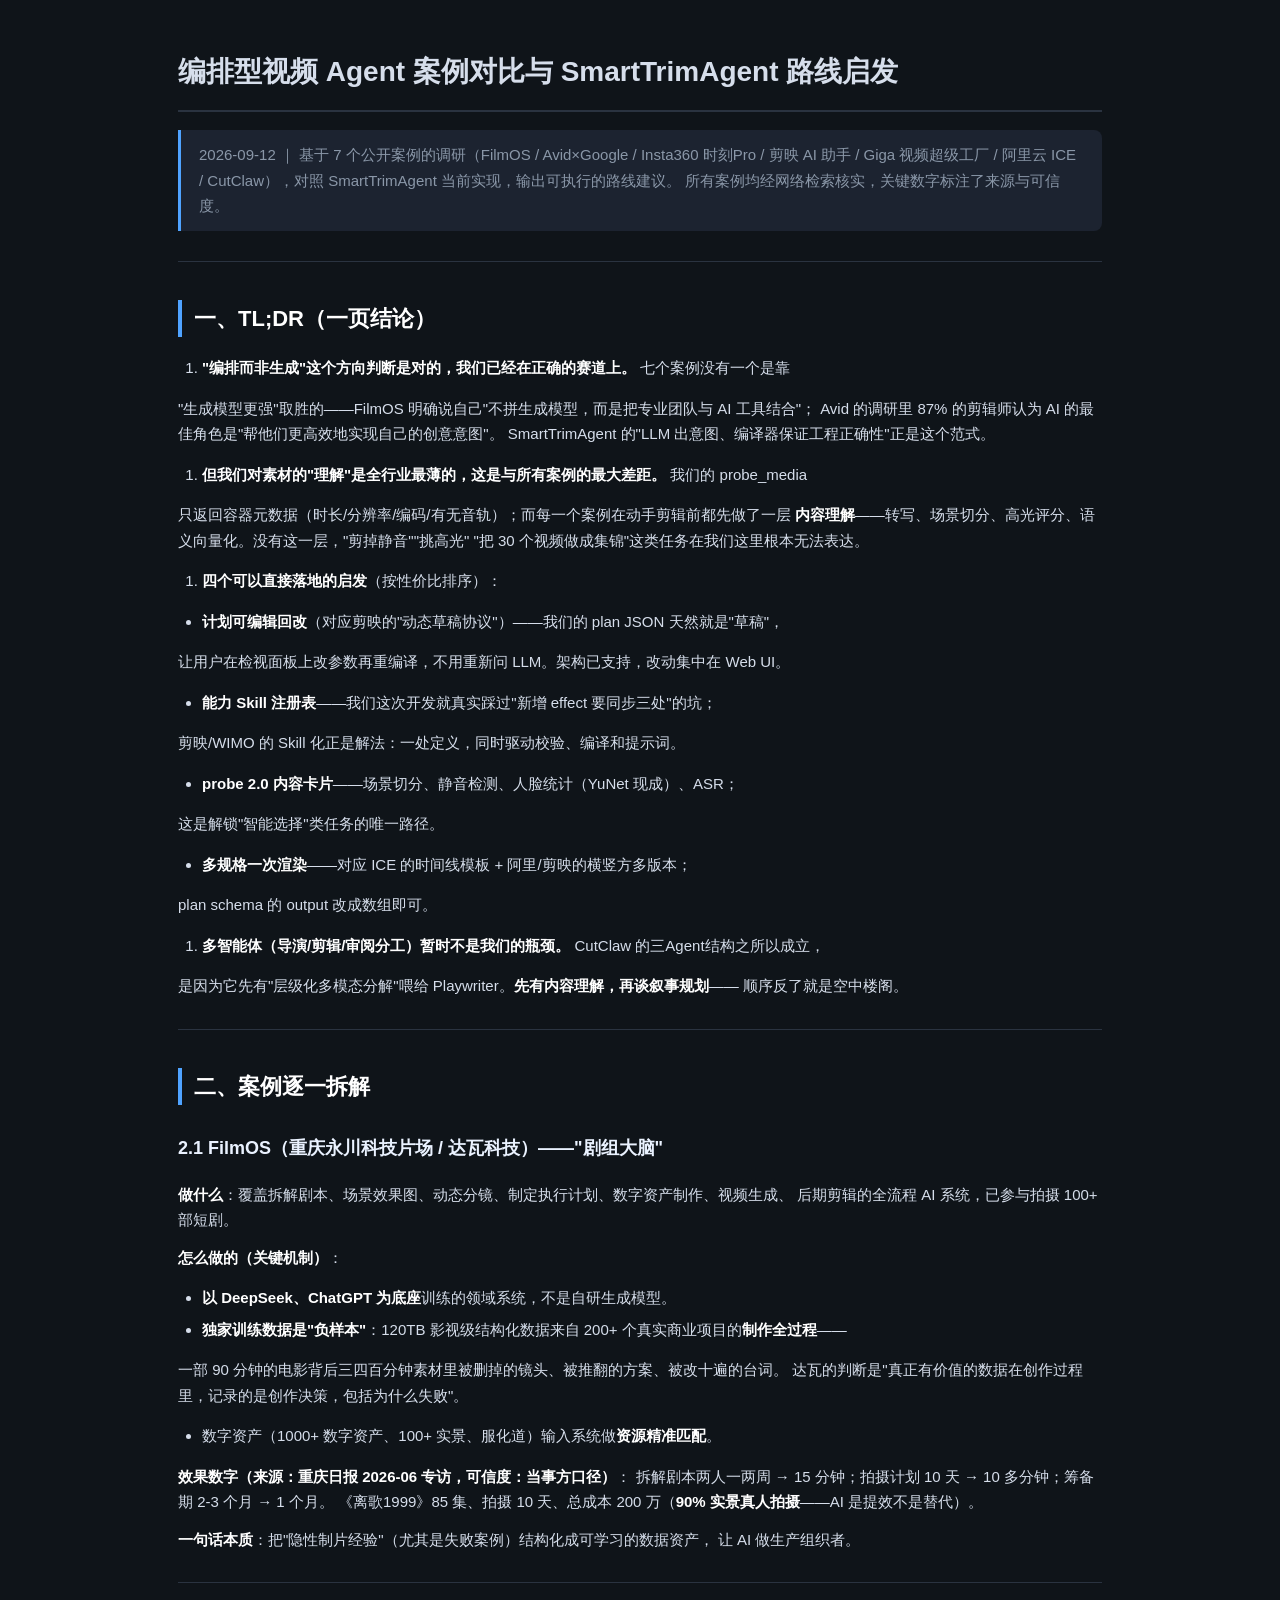
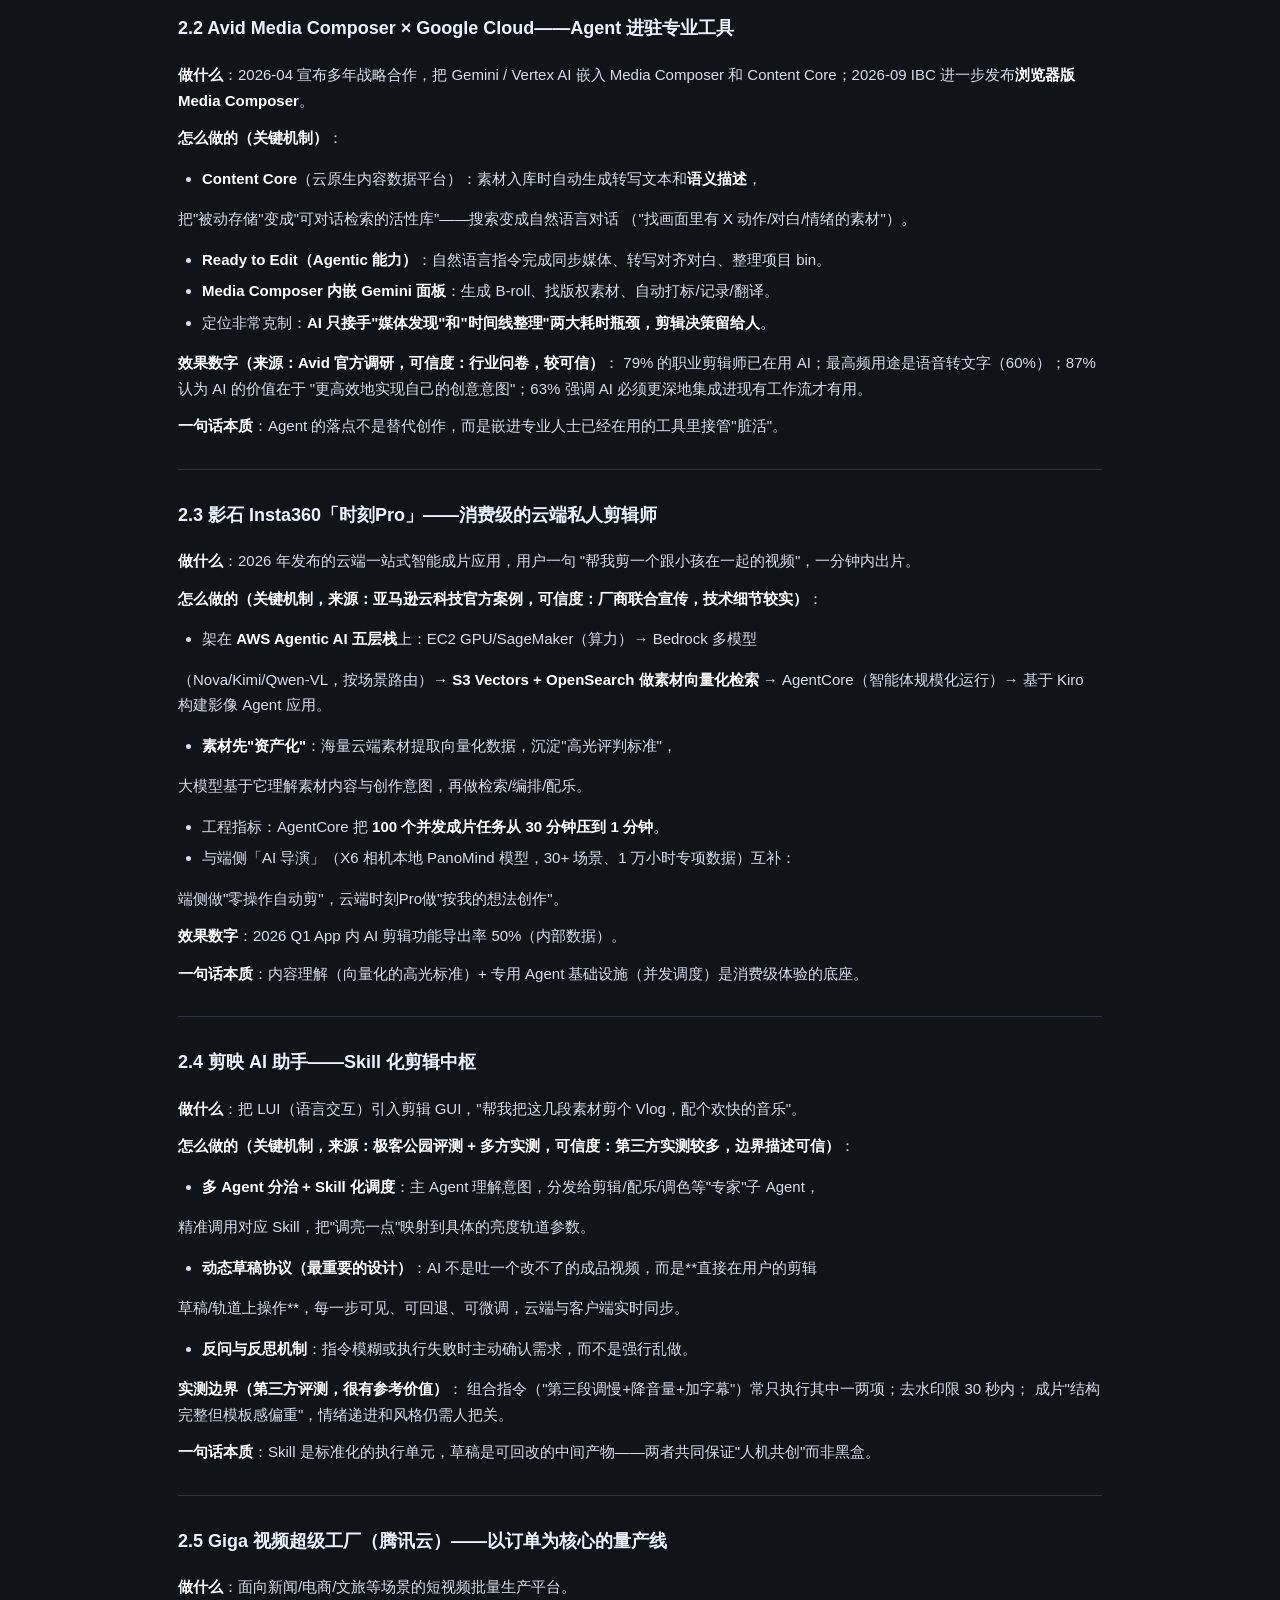
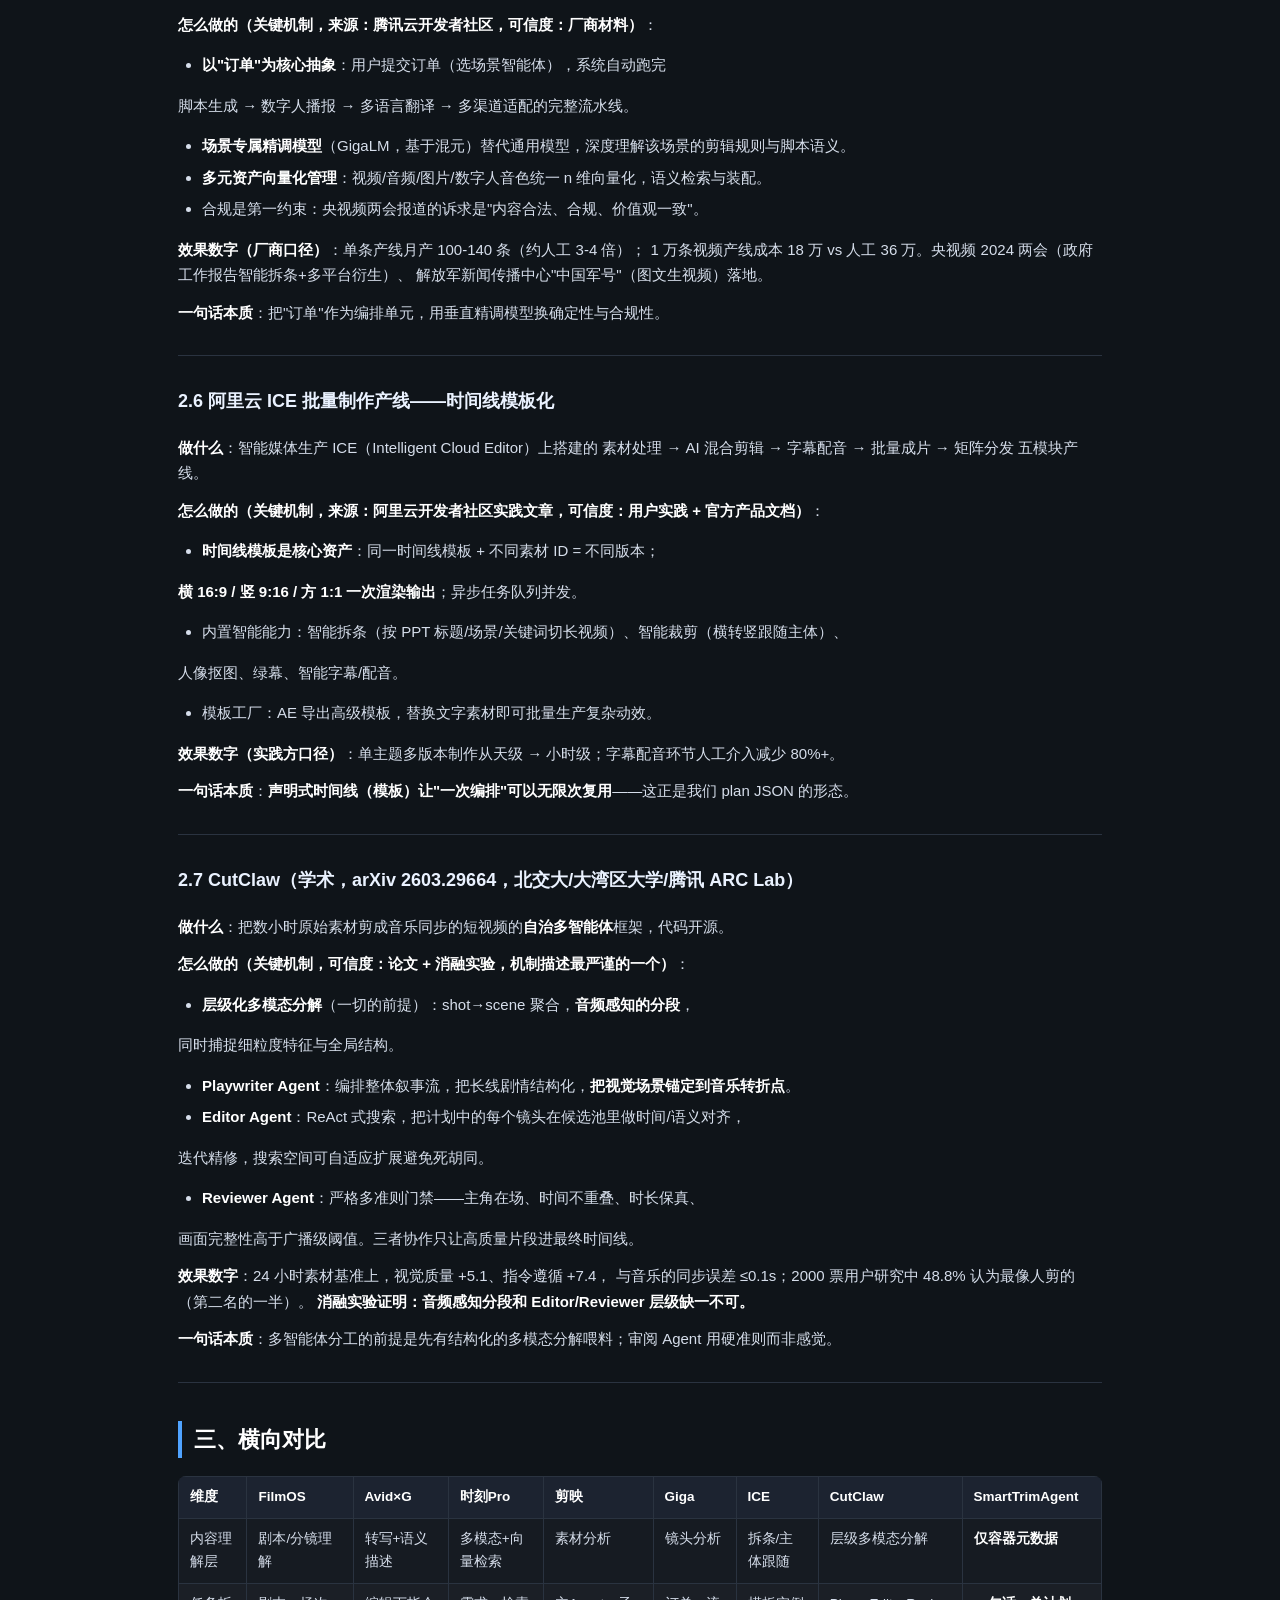
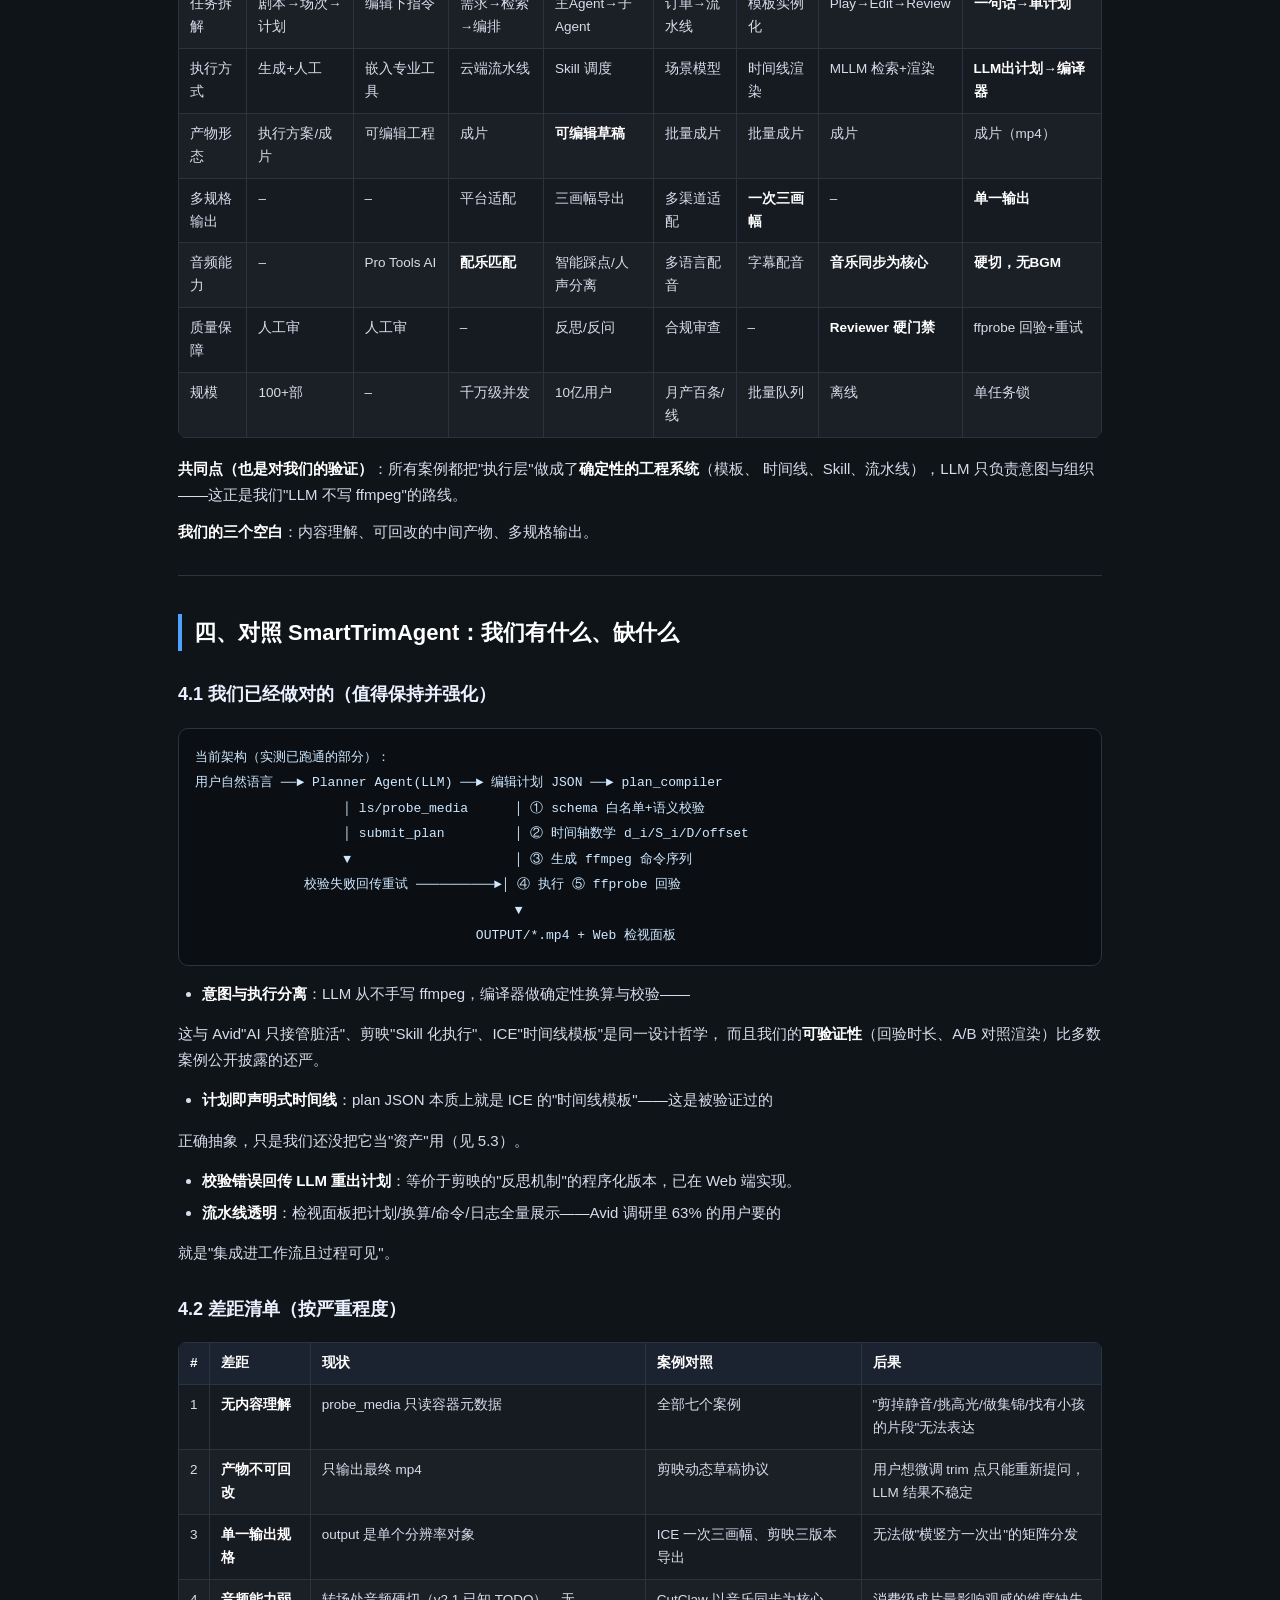
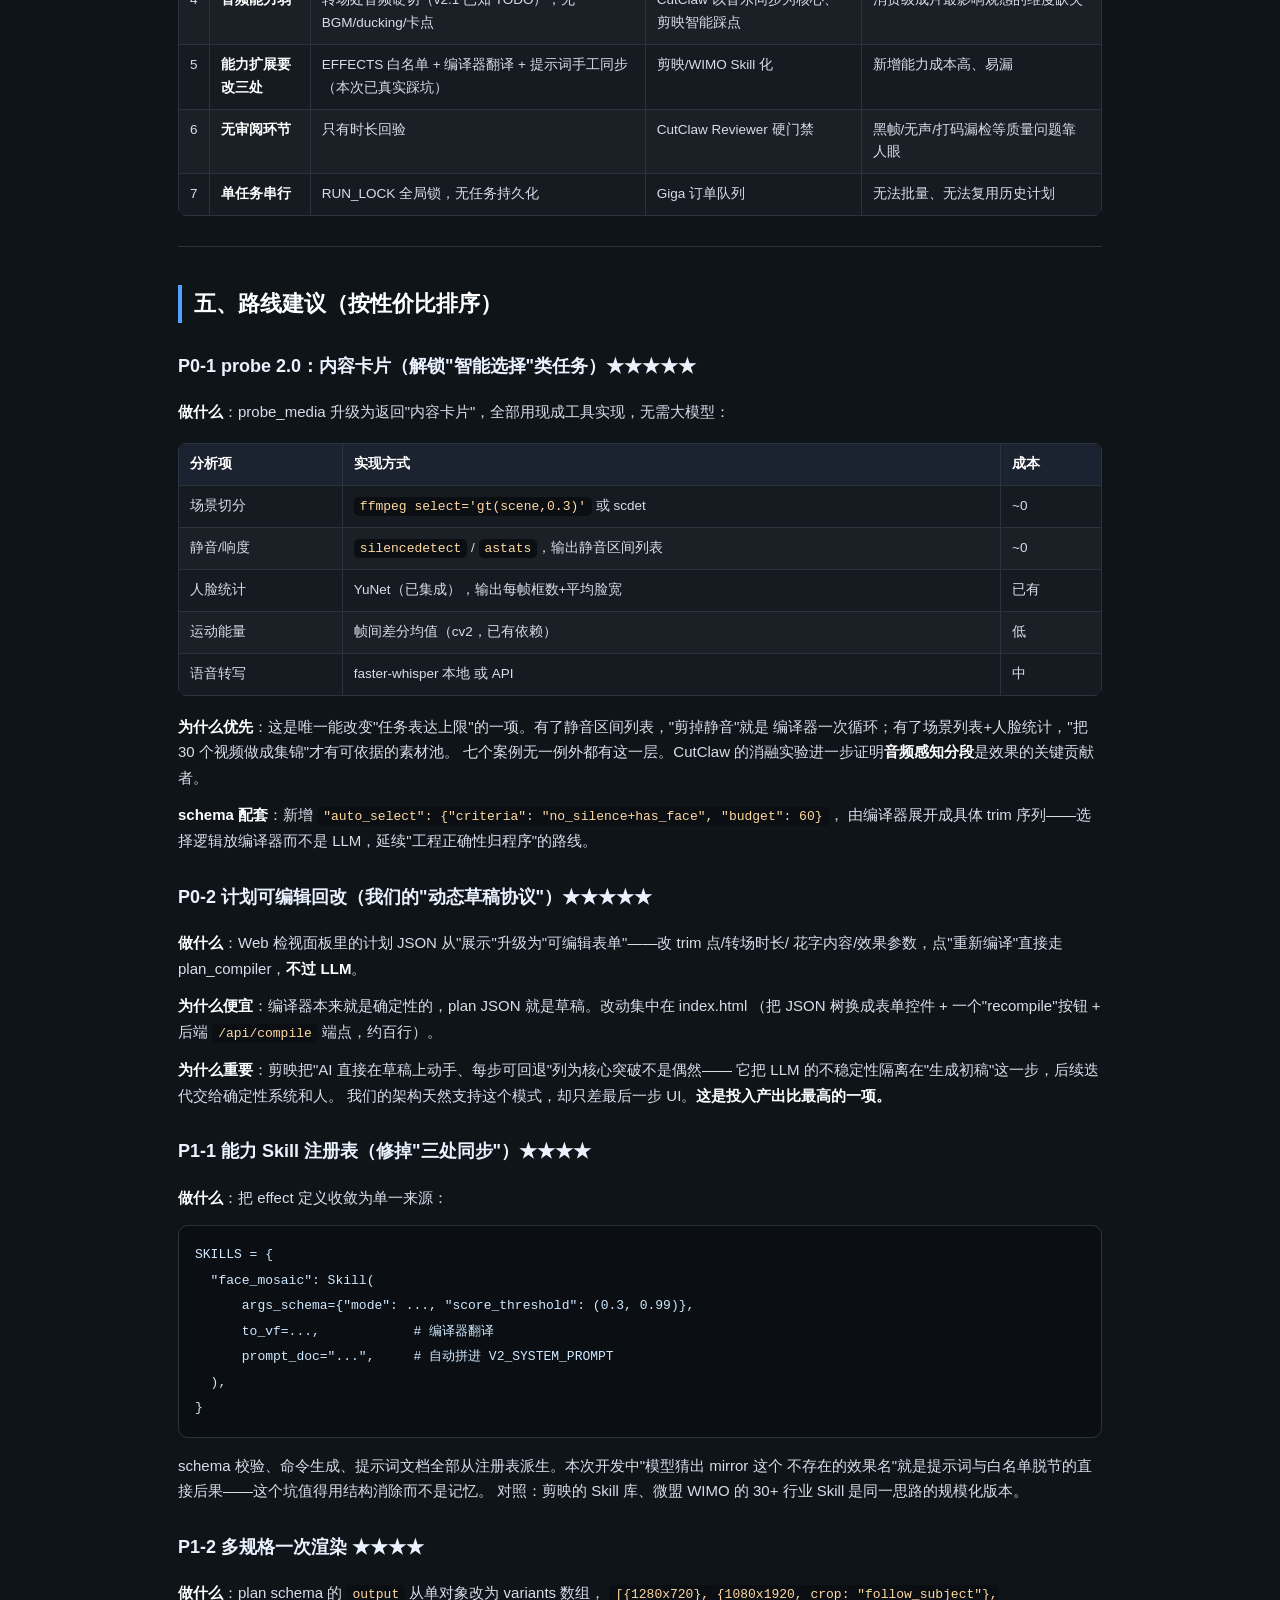
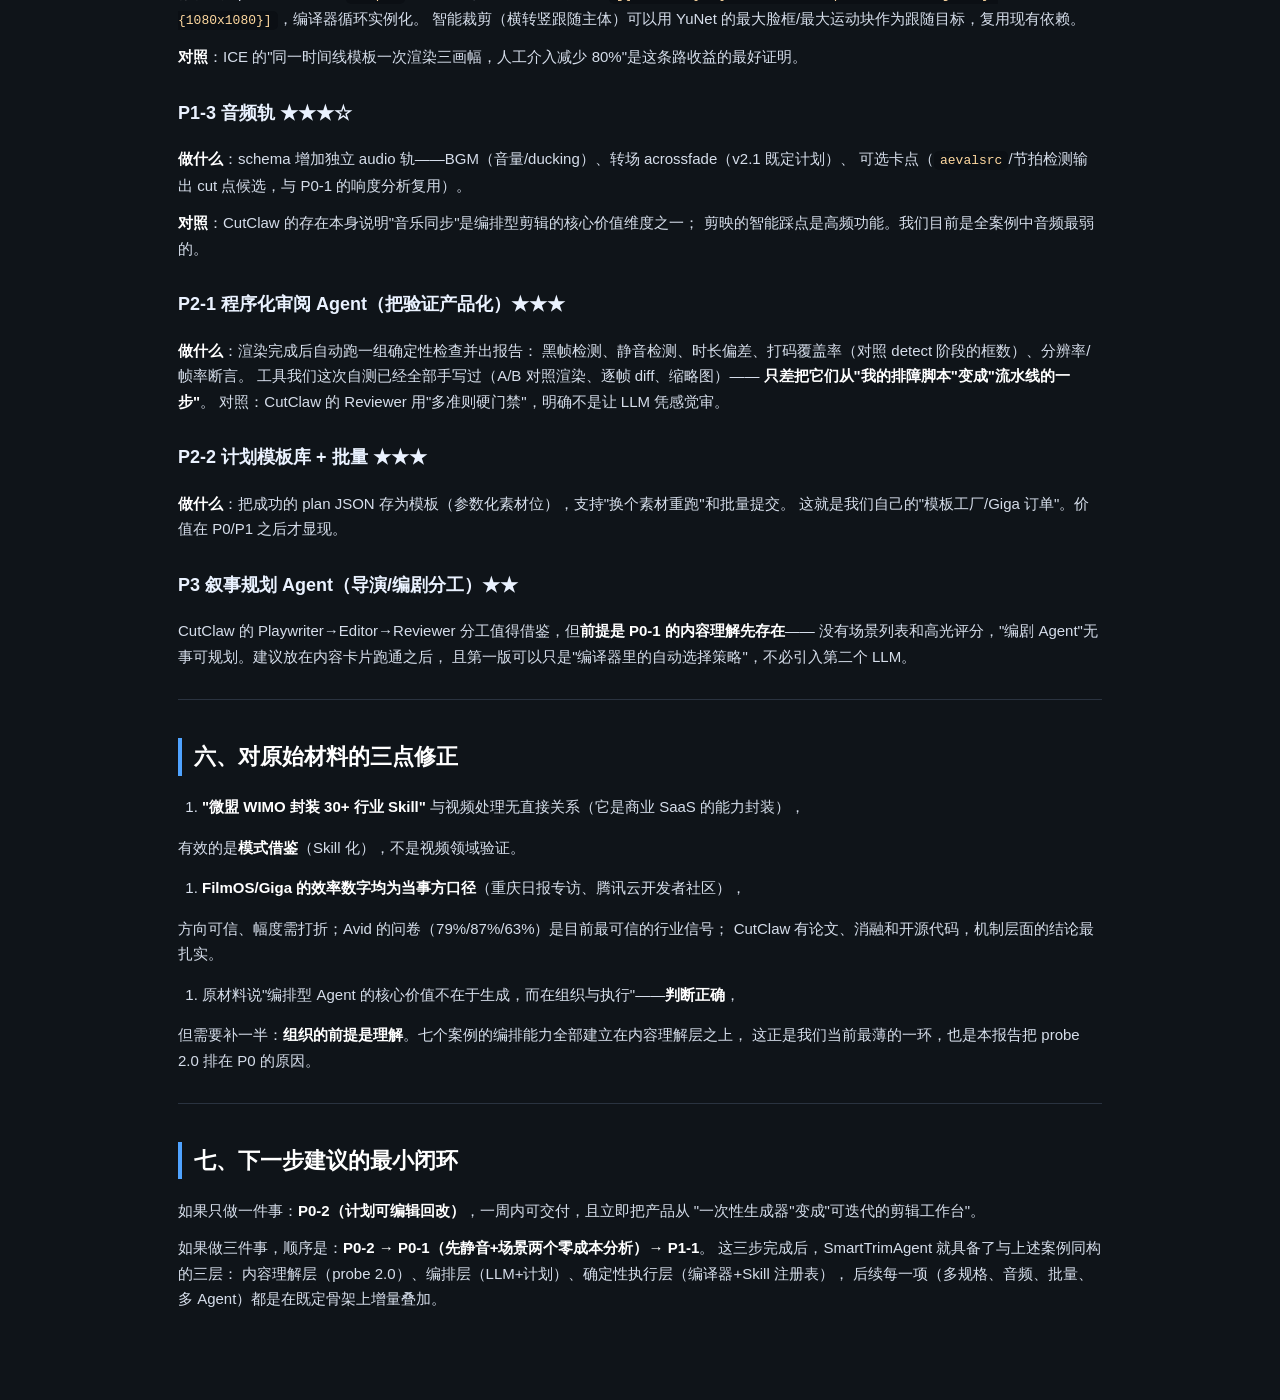
<file: docs/case-study-orchestration-video-agents.html>
<!DOCTYPE html>
<html lang="zh-CN">
<head>
<meta charset="utf-8">
<meta name="viewport" content="width=device-width, initial-scale=1">
<title>编排型视频 Agent 案例对比报告</title>
<style>
  :root {
    --bg: #0f1419; --panel: #161b22; --panel2: #1c2330;
    --fg: #d6deeb; --muted: #8a97a8; --accent: #4fa3ff;
    --border: #2a3340; --code-bg: #0b0f14;
  }
  * { box-sizing: border-box; }
  body {
    margin: 0; background: var(--bg); color: var(--fg);
    font-family: -apple-system, "Segoe UI", "PingFang SC", "Microsoft YaHei", sans-serif;
    line-height: 1.7; font-size: 15px;
  }
  .wrap { max-width: 980px; margin: 0 auto; padding: 40px 28px 80px; }
  h1 { font-size: 28px; border-bottom: 2px solid var(--border); padding-bottom: 14px; margin-top: 8px; }
  h2 { font-size: 22px; margin-top: 38px; color: #fff; border-left: 4px solid var(--accent); padding-left: 12px; }
  h3 { font-size: 18px; margin-top: 28px; color: #eaf2ff; }
  h4 { font-size: 15px; color: var(--accent); }
  p { margin: 12px 0; }
  blockquote {
    margin: 16px 0; padding: 12px 18px; background: var(--panel2);
    border-left: 3px solid var(--accent); border-radius: 0 8px 8px 0; color: var(--muted);
  }
  code {
    background: var(--code-bg); padding: 2px 6px; border-radius: 5px;
    font-family: "SFMono-Regular", Consolas, monospace; font-size: 13px; color: #ffd9a0;
  }
  pre {
    background: var(--code-bg); border: 1px solid var(--border); border-radius: 10px;
    padding: 16px; overflow-x: auto;
  }
  pre code { background: none; padding: 0; color: #cfe8ff; }
  table {
    border-collapse: collapse; width: 100%; margin: 18px 0; font-size: 13.5px;
    background: var(--panel); border-radius: 8px; overflow: hidden;
  }
  th, td { border: 1px solid var(--border); padding: 9px 11px; text-align: left; vertical-align: top; }
  th { background: var(--panel2); color: #fff; font-weight: 600; }
  tr:nth-child(even) td { background: rgba(255,255,255,0.02); }
  ul, ol { padding-left: 24px; }
  li { margin: 6px 0; }
  hr { border: none; border-top: 1px solid var(--border); margin: 30px 0; }
  strong { color: #fff; }
</style>
</head>
<body>
<div class="wrap">
<h1>编排型视频 Agent 案例对比与 SmartTrimAgent 路线启发</h1>
<blockquote>2026-09-12 ｜ 基于 7 个公开案例的调研（FilmOS / Avid×Google / Insta360 时刻Pro / 剪映 AI 助手 / Giga 视频超级工厂 / 阿里云 ICE / CutClaw），对照 SmartTrimAgent 当前实现，输出可执行的路线建议。 所有案例均经网络检索核实，关键数字标注了来源与可信度。</blockquote>
<hr>
<h2>一、TL;DR（一页结论）</h2>
<ol><li><strong>&quot;编排而非生成&quot;这个方向判断是对的，我们已经在正确的赛道上。</strong> 七个案例没有一个是靠</li></ol>
<p>&quot;生成模型更强&quot;取胜的——FilmOS 明确说自己&quot;不拼生成模型，而是把专业团队与 AI 工具结合&quot;； Avid 的调研里 87% 的剪辑师认为 AI 的最佳角色是&quot;帮他们更高效地实现自己的创意意图&quot;。 SmartTrimAgent 的&quot;LLM 出意图、编译器保证工程正确性&quot;正是这个范式。</p>
<ol><li><strong>但我们对素材的&quot;理解&quot;是全行业最薄的，这是与所有案例的最大差距。</strong> 我们的 probe_media</li></ol>
<p>只返回容器元数据（时长/分辨率/编码/有无音轨）；而每一个案例在动手剪辑前都先做了一层 <strong>内容理解</strong>——转写、场景切分、高光评分、语义向量化。没有这一层，&quot;剪掉静音&quot;&quot;挑高光&quot; &quot;把 30 个视频做成集锦&quot;这类任务在我们这里根本无法表达。</p>
<ol><li><strong>四个可以直接落地的启发</strong>（按性价比排序）：</li></ol>
<ul><li><strong>计划可编辑回改</strong>（对应剪映的&quot;动态草稿协议&quot;）——我们的 plan JSON 天然就是&quot;草稿&quot;，</li></ul>
<p>让用户在检视面板上改参数再重编译，不用重新问 LLM。架构已支持，改动集中在 Web UI。</p>
<ul><li><strong>能力 Skill 注册表</strong>——我们这次开发就真实踩过&quot;新增 effect 要同步三处&quot;的坑；</li></ul>
<p>剪映/WIMO 的 Skill 化正是解法：一处定义，同时驱动校验、编译和提示词。</p>
<ul><li><strong>probe 2.0 内容卡片</strong>——场景切分、静音检测、人脸统计（YuNet 现成）、ASR；</li></ul>
<p>这是解锁&quot;智能选择&quot;类任务的唯一路径。</p>
<ul><li><strong>多规格一次渲染</strong>——对应 ICE 的时间线模板 + 阿里/剪映的横竖方多版本；</li></ul>
<p>plan schema 的 output 改成数组即可。</p>
<ol><li><strong>多智能体（导演/剪辑/审阅分工）暂时不是我们的瓶颈。</strong> CutClaw 的三Agent结构之所以成立，</li></ol>
<p>是因为它先有&quot;层级化多模态分解&quot;喂给 Playwriter。<strong>先有内容理解，再谈叙事规划</strong>—— 顺序反了就是空中楼阁。</p>
<hr>
<h2>二、案例逐一拆解</h2>
<h3>2.1 FilmOS（重庆永川科技片场 / 达瓦科技）——&quot;剧组大脑&quot;</h3>
<p><strong>做什么</strong>：覆盖拆解剧本、场景效果图、动态分镜、制定执行计划、数字资产制作、视频生成、 后期剪辑的全流程 AI 系统，已参与拍摄 100+ 部短剧。</p>
<p><strong>怎么做的（关键机制）</strong>：</p>
<ul><li><strong>以 DeepSeek、ChatGPT 为底座</strong>训练的领域系统，不是自研生成模型。</li><li><strong>独家训练数据是&quot;负样本&quot;</strong>：120TB 影视级结构化数据来自 200+ 个真实商业项目的<strong>制作全过程</strong>——</li></ul>
<p>一部 90 分钟的电影背后三四百分钟素材里被删掉的镜头、被推翻的方案、被改十遍的台词。 达瓦的判断是&quot;真正有价值的数据在创作过程里，记录的是创作决策，包括为什么失败&quot;。</p>
<ul><li>数字资产（1000+ 数字资产、100+ 实景、服化道）输入系统做<strong>资源精准匹配</strong>。</li></ul>
<p><strong>效果数字（来源：重庆日报 2026-06 专访，可信度：当事方口径）</strong>： 拆解剧本两人一两周 → 15 分钟；拍摄计划 10 天 → 10 多分钟；筹备期 2-3 个月 → 1 个月。 《离歌1999》85 集、拍摄 10 天、总成本 200 万（<strong>90% 实景真人拍摄</strong>——AI 是提效不是替代）。</p>
<p><strong>一句话本质</strong>：把&quot;隐性制片经验&quot;（尤其是失败案例）结构化成可学习的数据资产， 让 AI 做生产组织者。</p>
<hr>
<h3>2.2 Avid Media Composer × Google Cloud——Agent 进驻专业工具</h3>
<p><strong>做什么</strong>：2026-04 宣布多年战略合作，把 Gemini / Vertex AI 嵌入 Media Composer 和 Content Core；2026-09 IBC 进一步发布<strong>浏览器版 Media Composer</strong>。</p>
<p><strong>怎么做的（关键机制）</strong>：</p>
<ul><li><strong>Content Core</strong>（云原生内容数据平台）：素材入库时自动生成转写文本和<strong>语义描述</strong>，</li></ul>
<p>把&quot;被动存储&quot;变成&quot;可对话检索的活性库&quot;——搜索变成自然语言对话 （&quot;找画面里有 X 动作/对白/情绪的素材&quot;）。</p>
<ul><li><strong>Ready to Edit（Agentic 能力）</strong>：自然语言指令完成同步媒体、转写对齐对白、整理项目 bin。</li><li><strong>Media Composer 内嵌 Gemini 面板</strong>：生成 B-roll、找版权素材、自动打标/记录/翻译。</li><li>定位非常克制：<strong>AI 只接手&quot;媒体发现&quot;和&quot;时间线整理&quot;两大耗时瓶颈，剪辑决策留给人</strong>。</li></ul>
<p><strong>效果数字（来源：Avid 官方调研，可信度：行业问卷，较可信）</strong>： 79% 的职业剪辑师已在用 AI；最高频用途是语音转文字（60%）；87% 认为 AI 的价值在于 &quot;更高效地实现自己的创意意图&quot;；63% 强调 AI 必须更深地集成进现有工作流才有用。</p>
<p><strong>一句话本质</strong>：Agent 的落点不是替代创作，而是嵌进专业人士已经在用的工具里接管&quot;脏活&quot;。</p>
<hr>
<h3>2.3 影石 Insta360「时刻Pro」——消费级的云端私人剪辑师</h3>
<p><strong>做什么</strong>：2026 年发布的云端一站式智能成片应用，用户一句 &quot;帮我剪一个跟小孩在一起的视频&quot;，一分钟内出片。</p>
<p><strong>怎么做的（关键机制，来源：亚马逊云科技官方案例，可信度：厂商联合宣传，技术细节较实）</strong>：</p>
<ul><li>架在 <strong>AWS Agentic AI 五层栈</strong>上：EC2 GPU/SageMaker（算力）→ Bedrock 多模型</li></ul>
<p>（Nova/Kimi/Qwen-VL，按场景路由）→ <strong>S3 Vectors + OpenSearch 做素材向量化检索</strong> → AgentCore（智能体规模化运行）→ 基于 Kiro 构建影像 Agent 应用。</p>
<ul><li><strong>素材先&quot;资产化&quot;</strong>：海量云端素材提取向量化数据，沉淀&quot;高光评判标准&quot;，</li></ul>
<p>大模型基于它理解素材内容与创作意图，再做检索/编排/配乐。</p>
<ul><li>工程指标：AgentCore 把 <strong>100 个并发成片任务从 30 分钟压到 1 分钟</strong>。</li><li>与端侧「AI 导演」（X6 相机本地 PanoMind 模型，30+ 场景、1 万小时专项数据）互补：</li></ul>
<p>端侧做&quot;零操作自动剪&quot;，云端时刻Pro做&quot;按我的想法创作&quot;。</p>
<p><strong>效果数字</strong>：2026 Q1 App 内 AI 剪辑功能导出率 50%（内部数据）。</p>
<p><strong>一句话本质</strong>：内容理解（向量化的高光标准）+ 专用 Agent 基础设施（并发调度）是消费级体验的底座。</p>
<hr>
<h3>2.4 剪映 AI 助手——Skill 化剪辑中枢</h3>
<p><strong>做什么</strong>：把 LUI（语言交互）引入剪辑 GUI，&quot;帮我把这几段素材剪个 Vlog，配个欢快的音乐&quot;。</p>
<p><strong>怎么做的（关键机制，来源：极客公园评测 + 多方实测，可信度：第三方实测较多，边界描述可信）</strong>：</p>
<ul><li><strong>多 Agent 分治 + Skill 化调度</strong>：主 Agent 理解意图，分发给剪辑/配乐/调色等&quot;专家&quot;子 Agent，</li></ul>
<p>精准调用对应 Skill，把&quot;调亮一点&quot;映射到具体的亮度轨道参数。</p>
<ul><li><strong>动态草稿协议（最重要的设计）</strong>：AI 不是吐一个改不了的成品视频，而是**直接在用户的剪辑</li></ul>
<p>草稿/轨道上操作**，每一步可见、可回退、可微调，云端与客户端实时同步。</p>
<ul><li><strong>反问与反思机制</strong>：指令模糊或执行失败时主动确认需求，而不是强行乱做。</li></ul>
<p><strong>实测边界（第三方评测，很有参考价值）</strong>： 组合指令（&quot;第三段调慢+降音量+加字幕&quot;）常只执行其中一两项；去水印限 30 秒内； 成片&quot;结构完整但模板感偏重&quot;，情绪递进和风格仍需人把关。</p>
<p><strong>一句话本质</strong>：Skill 是标准化的执行单元，草稿是可回改的中间产物——两者共同保证&quot;人机共创&quot;而非黑盒。</p>
<hr>
<h3>2.5 Giga 视频超级工厂（腾讯云）——以订单为核心的量产线</h3>
<p><strong>做什么</strong>：面向新闻/电商/文旅等场景的短视频批量生产平台。</p>
<p><strong>怎么做的（关键机制，来源：腾讯云开发者社区，可信度：厂商材料）</strong>：</p>
<ul><li><strong>以&quot;订单&quot;为核心抽象</strong>：用户提交订单（选场景智能体），系统自动跑完</li></ul>
<p>脚本生成 → 数字人播报 → 多语言翻译 → 多渠道适配的完整流水线。</p>
<ul><li><strong>场景专属精调模型</strong>（GigaLM，基于混元）替代通用模型，深度理解该场景的剪辑规则与脚本语义。</li><li><strong>多元资产向量化管理</strong>：视频/音频/图片/数字人音色统一 n 维向量化，语义检索与装配。</li><li>合规是第一约束：央视频两会报道的诉求是&quot;内容合法、合规、价值观一致&quot;。</li></ul>
<p><strong>效果数字（厂商口径）</strong>：单条产线月产 100-140 条（约人工 3-4 倍）； 1 万条视频产线成本 18 万 vs 人工 36 万。央视频 2024 两会（政府工作报告智能拆条+多平台衍生）、 解放军新闻传播中心&quot;中国军号&quot;（图文生视频）落地。</p>
<p><strong>一句话本质</strong>：把&quot;订单&quot;作为编排单元，用垂直精调模型换确定性与合规性。</p>
<hr>
<h3>2.6 阿里云 ICE 批量制作产线——时间线模板化</h3>
<p><strong>做什么</strong>：智能媒体生产 ICE（Intelligent Cloud Editor）上搭建的 素材处理 → AI 混合剪辑 → 字幕配音 → 批量成片 → 矩阵分发 五模块产线。</p>
<p><strong>怎么做的（关键机制，来源：阿里云开发者社区实践文章，可信度：用户实践 + 官方产品文档）</strong>：</p>
<ul><li><strong>时间线模板是核心资产</strong>：同一时间线模板 + 不同素材 ID = 不同版本；</li></ul>
<p><strong>横 16:9 / 竖 9:16 / 方 1:1 一次渲染输出</strong>；异步任务队列并发。</p>
<ul><li>内置智能能力：智能拆条（按 PPT 标题/场景/关键词切长视频）、智能裁剪（横转竖跟随主体）、</li></ul>
<p>人像抠图、绿幕、智能字幕/配音。</p>
<ul><li>模板工厂：AE 导出高级模板，替换文字素材即可批量生产复杂动效。</li></ul>
<p><strong>效果数字（实践方口径）</strong>：单主题多版本制作从天级 → 小时级；字幕配音环节人工介入减少 80%+。</p>
<p><strong>一句话本质</strong>：<strong>声明式时间线（模板）让&quot;一次编排&quot;可以无限次复用</strong>——这正是我们 plan JSON 的形态。</p>
<hr>
<h3>2.7 CutClaw（学术，arXiv 2603.29664，北交大/大湾区大学/腾讯 ARC Lab）</h3>
<p><strong>做什么</strong>：把数小时原始素材剪成音乐同步的短视频的<strong>自治多智能体</strong>框架，代码开源。</p>
<p><strong>怎么做的（关键机制，可信度：论文 + 消融实验，机制描述最严谨的一个）</strong>：</p>
<ul><li><strong>层级化多模态分解</strong>（一切的前提）：shot→scene 聚合，<strong>音频感知的分段</strong>，</li></ul>
<p>同时捕捉细粒度特征与全局结构。</p>
<ul><li><strong>Playwriter Agent</strong>：编排整体叙事流，把长线剧情结构化，<strong>把视觉场景锚定到音乐转折点</strong>。</li><li><strong>Editor Agent</strong>：ReAct 式搜索，把计划中的每个镜头在候选池里做时间/语义对齐，</li></ul>
<p>迭代精修，搜索空间可自适应扩展避免死胡同。</p>
<ul><li><strong>Reviewer Agent</strong>：严格多准则门禁——主角在场、时间不重叠、时长保真、</li></ul>
<p>画面完整性高于广播级阈值。三者协作只让高质量片段进最终时间线。</p>
<p><strong>效果数字</strong>：24 小时素材基准上，视觉质量 +5.1、指令遵循 +7.4， 与音乐的同步误差 ≤0.1s；2000 票用户研究中 48.8% 认为最像人剪的（第二名的一半）。 <strong>消融实验证明：音频感知分段和 Editor/Reviewer 层级缺一不可。</strong></p>
<p><strong>一句话本质</strong>：多智能体分工的前提是先有结构化的多模态分解喂料；审阅 Agent 用硬准则而非感觉。</p>
<hr>
<h2>三、横向对比</h2>
<table><thead><tr><th>维度</th><th>FilmOS</th><th>Avid×G</th><th>时刻Pro</th><th>剪映</th><th>Giga</th><th>ICE</th><th>CutClaw</th><th><strong>SmartTrimAgent</strong></th></tr></thead><tbody><tr><td>内容理解层</td><td>剧本/分镜理解</td><td>转写+语义描述</td><td>多模态+向量检索</td><td>素材分析</td><td>镜头分析</td><td>拆条/主体跟随</td><td>层级多模态分解</td><td><strong>仅容器元数据</strong></td></tr><tr><td>任务拆解</td><td>剧本→场次→计划</td><td>编辑下指令</td><td>需求→检索→编排</td><td>主Agent→子Agent</td><td>订单→流水线</td><td>模板实例化</td><td>Play→Edit→Review</td><td><strong>一句话→单计划</strong></td></tr><tr><td>执行方式</td><td>生成+人工</td><td>嵌入专业工具</td><td>云端流水线</td><td>Skill 调度</td><td>场景模型</td><td>时间线渲染</td><td>MLLM 检索+渲染</td><td><strong>LLM出计划→编译器</strong></td></tr><tr><td>产物形态</td><td>执行方案/成片</td><td>可编辑工程</td><td>成片</td><td><strong>可编辑草稿</strong></td><td>批量成片</td><td>批量成片</td><td>成片</td><td>成片（mp4）</td></tr><tr><td>多规格输出</td><td>–</td><td>–</td><td>平台适配</td><td>三画幅导出</td><td>多渠道适配</td><td><strong>一次三画幅</strong></td><td>–</td><td><strong>单一输出</strong></td></tr><tr><td>音频能力</td><td>–</td><td>Pro Tools AI</td><td><strong>配乐匹配</strong></td><td>智能踩点/人声分离</td><td>多语言配音</td><td>字幕配音</td><td><strong>音乐同步为核心</strong></td><td><strong>硬切，无BGM</strong></td></tr><tr><td>质量保障</td><td>人工审</td><td>人工审</td><td>–</td><td>反思/反问</td><td>合规审查</td><td>–</td><td><strong>Reviewer 硬门禁</strong></td><td>ffprobe 回验+重试</td></tr><tr><td>规模</td><td>100+部</td><td>–</td><td>千万级并发</td><td>10亿用户</td><td>月产百条/线</td><td>批量队列</td><td>离线</td><td>单任务锁</td></tr></tbody></table>
<p><strong>共同点（也是对我们的验证）</strong>：所有案例都把&quot;执行层&quot;做成了<strong>确定性的工程系统</strong>（模板、 时间线、Skill、流水线），LLM 只负责意图与组织——这正是我们&quot;LLM 不写 ffmpeg&quot;的路线。</p>
<p><strong>我们的三个空白</strong>：内容理解、可回改的中间产物、多规格输出。</p>
<hr>
<h2>四、对照 SmartTrimAgent：我们有什么、缺什么</h2>
<h3>4.1 我们已经做对的（值得保持并强化）</h3>
<pre><code>当前架构（实测已跑通的部分）：
用户自然语言 ──► Planner Agent(LLM) ──► 编辑计划 JSON ──► plan_compiler
                   │ ls/probe_media      │ ① schema 白名单+语义校验
                   │ submit_plan         │ ② 时间轴数学 d_i/S_i/D/offset
                   ▼                     │ ③ 生成 ffmpeg 命令序列
              校验失败回传重试 ──────────►│ ④ 执行 ⑤ ffprobe 回验
                                         ▼
                                    OUTPUT/*.mp4 + Web 检视面板</code></pre>
<ul><li><strong>意图与执行分离</strong>：LLM 从不手写 ffmpeg，编译器做确定性换算与校验——</li></ul>
<p>这与 Avid&quot;AI 只接管脏活&quot;、剪映&quot;Skill 化执行&quot;、ICE&quot;时间线模板&quot;是同一设计哲学， 而且我们的<strong>可验证性</strong>（回验时长、A/B 对照渲染）比多数案例公开披露的还严。</p>
<ul><li><strong>计划即声明式时间线</strong>：plan JSON 本质上就是 ICE 的&quot;时间线模板&quot;——这是被验证过的</li></ul>
<p>正确抽象，只是我们还没把它当&quot;资产&quot;用（见 5.3）。</p>
<ul><li><strong>校验错误回传 LLM 重出计划</strong>：等价于剪映的&quot;反思机制&quot;的程序化版本，已在 Web 端实现。</li><li><strong>流水线透明</strong>：检视面板把计划/换算/命令/日志全量展示——Avid 调研里 63% 的用户要的</li></ul>
<p>就是&quot;集成进工作流且过程可见&quot;。</p>
<h3>4.2 差距清单（按严重程度）</h3>
<table><thead><tr><th>#</th><th>差距</th><th>现状</th><th>案例对照</th><th>后果</th></tr></thead><tbody><tr><td>1</td><td><strong>无内容理解</strong></td><td>probe_media 只读容器元数据</td><td>全部七个案例</td><td>&quot;剪掉静音/挑高光/做集锦/找有小孩的片段&quot;无法表达</td></tr><tr><td>2</td><td><strong>产物不可回改</strong></td><td>只输出最终 mp4</td><td>剪映动态草稿协议</td><td>用户想微调 trim 点只能重新提问，LLM 结果不稳定</td></tr><tr><td>3</td><td><strong>单一输出规格</strong></td><td>output 是单个分辨率对象</td><td>ICE 一次三画幅、剪映三版本导出</td><td>无法做&quot;横竖方一次出&quot;的矩阵分发</td></tr><tr><td>4</td><td><strong>音频能力弱</strong></td><td>转场处音频硬切（v2.1 已知 TODO），无 BGM/ducking/卡点</td><td>CutClaw 以音乐同步为核心、剪映智能踩点</td><td>消费级成片最影响观感的维度缺失</td></tr><tr><td>5</td><td><strong>能力扩展要改三处</strong></td><td>EFFECTS 白名单 + 编译器翻译 + 提示词手工同步（本次已真实踩坑）</td><td>剪映/WIMO Skill 化</td><td>新增能力成本高、易漏</td></tr><tr><td>6</td><td><strong>无审阅环节</strong></td><td>只有时长回验</td><td>CutClaw Reviewer 硬门禁</td><td>黑帧/无声/打码漏检等质量问题靠人眼</td></tr><tr><td>7</td><td><strong>单任务串行</strong></td><td>RUN_LOCK 全局锁，无任务持久化</td><td>Giga 订单队列</td><td>无法批量、无法复用历史计划</td></tr></tbody></table>
<hr>
<h2>五、路线建议（按性价比排序）</h2>
<h3>P0-1 probe 2.0：内容卡片（解锁&quot;智能选择&quot;类任务）★★★★★</h3>
<p><strong>做什么</strong>：probe_media 升级为返回&quot;内容卡片&quot;，全部用现成工具实现，无需大模型：</p>
<table><thead><tr><th>分析项</th><th>实现方式</th><th>成本</th></tr></thead><tbody><tr><td>场景切分</td><td><code>ffmpeg select=&#x27;gt(scene,0.3)&#x27;</code> 或 scdet</td><td>~0</td></tr><tr><td>静音/响度</td><td><code>silencedetect</code> / <code>astats</code>，输出静音区间列表</td><td>~0</td></tr><tr><td>人脸统计</td><td>YuNet（已集成），输出每帧框数+平均脸宽</td><td>已有</td></tr><tr><td>运动能量</td><td>帧间差分均值（cv2，已有依赖）</td><td>低</td></tr><tr><td>语音转写</td><td>faster-whisper 本地 或 API</td><td>中</td></tr></tbody></table>
<p><strong>为什么优先</strong>：这是唯一能改变&quot;任务表达上限&quot;的一项。有了静音区间列表，&quot;剪掉静音&quot;就是 编译器一次循环；有了场景列表+人脸统计，&quot;把 30 个视频做成集锦&quot;才有可依据的素材池。 七个案例无一例外都有这一层。CutClaw 的消融实验进一步证明<strong>音频感知分段</strong>是效果的关键贡献者。</p>
<p><strong>schema 配套</strong>：新增 <code>&quot;auto_select&quot;: {&quot;criteria&quot;: &quot;no_silence+has_face&quot;, &quot;budget&quot;: 60}</code>， 由编译器展开成具体 trim 序列——选择逻辑放编译器而不是 LLM，延续&quot;工程正确性归程序&quot;的路线。</p>
<h3>P0-2 计划可编辑回改（我们的&quot;动态草稿协议&quot;）★★★★★</h3>
<p><strong>做什么</strong>：Web 检视面板里的计划 JSON 从&quot;展示&quot;升级为&quot;可编辑表单&quot;——改 trim 点/转场时长/ 花字内容/效果参数，点&quot;重新编译&quot;直接走 plan_compiler，<strong>不过 LLM</strong>。</p>
<p><strong>为什么便宜</strong>：编译器本来就是确定性的，plan JSON 就是草稿。改动集中在 index.html （把 JSON 树换成表单控件 + 一个&quot;recompile&quot;按钮 + 后端 <code>/api/compile</code> 端点，约百行）。</p>
<p><strong>为什么重要</strong>：剪映把&quot;AI 直接在草稿上动手、每步可回退&quot;列为核心突破不是偶然—— 它把 LLM 的不稳定性隔离在&quot;生成初稿&quot;这一步，后续迭代交给确定性系统和人。 我们的架构天然支持这个模式，却只差最后一步 UI。<strong>这是投入产出比最高的一项。</strong></p>
<h3>P1-1 能力 Skill 注册表（修掉&quot;三处同步&quot;）★★★★</h3>
<p><strong>做什么</strong>：把 effect 定义收敛为单一来源：</p>
<pre><code class="lang-python">SKILLS = {
  &quot;face_mosaic&quot;: Skill(
      args_schema={&quot;mode&quot;: ..., &quot;score_threshold&quot;: (0.3, 0.99)},
      to_vf=...,            # 编译器翻译
      prompt_doc=&quot;...&quot;,     # 自动拼进 V2_SYSTEM_PROMPT
  ),
}</code></pre>
<p>schema 校验、命令生成、提示词文档全部从注册表派生。本次开发中&quot;模型猜出 mirror 这个 不存在的效果名&quot;就是提示词与白名单脱节的直接后果——这个坑值得用结构消除而不是记忆。 对照：剪映的 Skill 库、微盟 WIMO 的 30+ 行业 Skill 是同一思路的规模化版本。</p>
<h3>P1-2 多规格一次渲染 ★★★★</h3>
<p><strong>做什么</strong>：plan schema 的 <code>output</code> 从单对象改为 variants 数组， <code>[{1280x720}, {1080x1920, crop: &quot;follow_subject&quot;}, {1080x1080}]</code>，编译器循环实例化。 智能裁剪（横转竖跟随主体）可以用 YuNet 的最大脸框/最大运动块作为跟随目标，复用现有依赖。</p>
<p><strong>对照</strong>：ICE 的&quot;同一时间线模板一次渲染三画幅，人工介入减少 80%&quot;是这条路收益的最好证明。</p>
<h3>P1-3 音频轨 ★★★☆</h3>
<p><strong>做什么</strong>：schema 增加独立 audio 轨——BGM（音量/ducking）、转场 acrossfade（v2.1 既定计划）、 可选卡点（<code>aevalsrc</code>/节拍检测输出 cut 点候选，与 P0-1 的响度分析复用）。</p>
<p><strong>对照</strong>：CutClaw 的存在本身说明&quot;音乐同步&quot;是编排型剪辑的核心价值维度之一； 剪映的智能踩点是高频功能。我们目前是全案例中音频最弱的。</p>
<h3>P2-1 程序化审阅 Agent（把验证产品化）★★★</h3>
<p><strong>做什么</strong>：渲染完成后自动跑一组确定性检查并出报告： 黑帧检测、静音检测、时长偏差、打码覆盖率（对照 detect 阶段的框数）、分辨率/帧率断言。 工具我们这次自测已经全部手写过（A/B 对照渲染、逐帧 diff、缩略图）—— <strong>只差把它们从&quot;我的排障脚本&quot;变成&quot;流水线的一步&quot;</strong>。 对照：CutClaw 的 Reviewer 用&quot;多准则硬门禁&quot;，明确不是让 LLM 凭感觉审。</p>
<h3>P2-2 计划模板库 + 批量 ★★★</h3>
<p><strong>做什么</strong>：把成功的 plan JSON 存为模板（参数化素材位），支持&quot;换个素材重跑&quot;和批量提交。 这就是我们自己的&quot;模板工厂/Giga 订单&quot;。价值在 P0/P1 之后才显现。</p>
<h3>P3 叙事规划 Agent（导演/编剧分工）★★</h3>
<p>CutClaw 的 Playwriter→Editor→Reviewer 分工值得借鉴，但<strong>前提是 P0-1 的内容理解先存在</strong>—— 没有场景列表和高光评分，&quot;编剧 Agent&quot;无事可规划。建议放在内容卡片跑通之后， 且第一版可以只是&quot;编译器里的自动选择策略&quot;，不必引入第二个 LLM。</p>
<hr>
<h2>六、对原始材料的三点修正</h2>
<ol><li><strong>&quot;微盟 WIMO 封装 30+ 行业 Skill&quot;</strong> 与视频处理无直接关系（它是商业 SaaS 的能力封装），</li></ol>
<p>有效的是<strong>模式借鉴</strong>（Skill 化），不是视频领域验证。</p>
<ol><li><strong>FilmOS/Giga 的效率数字均为当事方口径</strong>（重庆日报专访、腾讯云开发者社区），</li></ol>
<p>方向可信、幅度需打折；Avid 的问卷（79%/87%/63%）是目前最可信的行业信号； CutClaw 有论文、消融和开源代码，机制层面的结论最扎实。</p>
<ol><li>原材料说&quot;编排型 Agent 的核心价值不在于生成，而在组织与执行&quot;——<strong>判断正确</strong>，</li></ol>
<p>但需要补一半：<strong>组织的前提是理解</strong>。七个案例的编排能力全部建立在内容理解层之上， 这正是我们当前最薄的一环，也是本报告把 probe 2.0 排在 P0 的原因。</p>
<hr>
<h2>七、下一步建议的最小闭环</h2>
<p>如果只做一件事：<strong>P0-2（计划可编辑回改）</strong>，一周内可交付，且立即把产品从 &quot;一次性生成器&quot;变成&quot;可迭代的剪辑工作台&quot;。</p>
<p>如果做三件事，顺序是：<strong>P0-2 → P0-1（先静音+场景两个零成本分析）→ P1-1</strong>。 这三步完成后，SmartTrimAgent 就具备了与上述案例同构的三层： 内容理解层（probe 2.0）、编排层（LLM+计划）、确定性执行层（编译器+Skill 注册表）， 后续每一项（多规格、音频、批量、多 Agent）都是在既定骨架上增量叠加。</p>
</div>
</body>
</html>
</file>
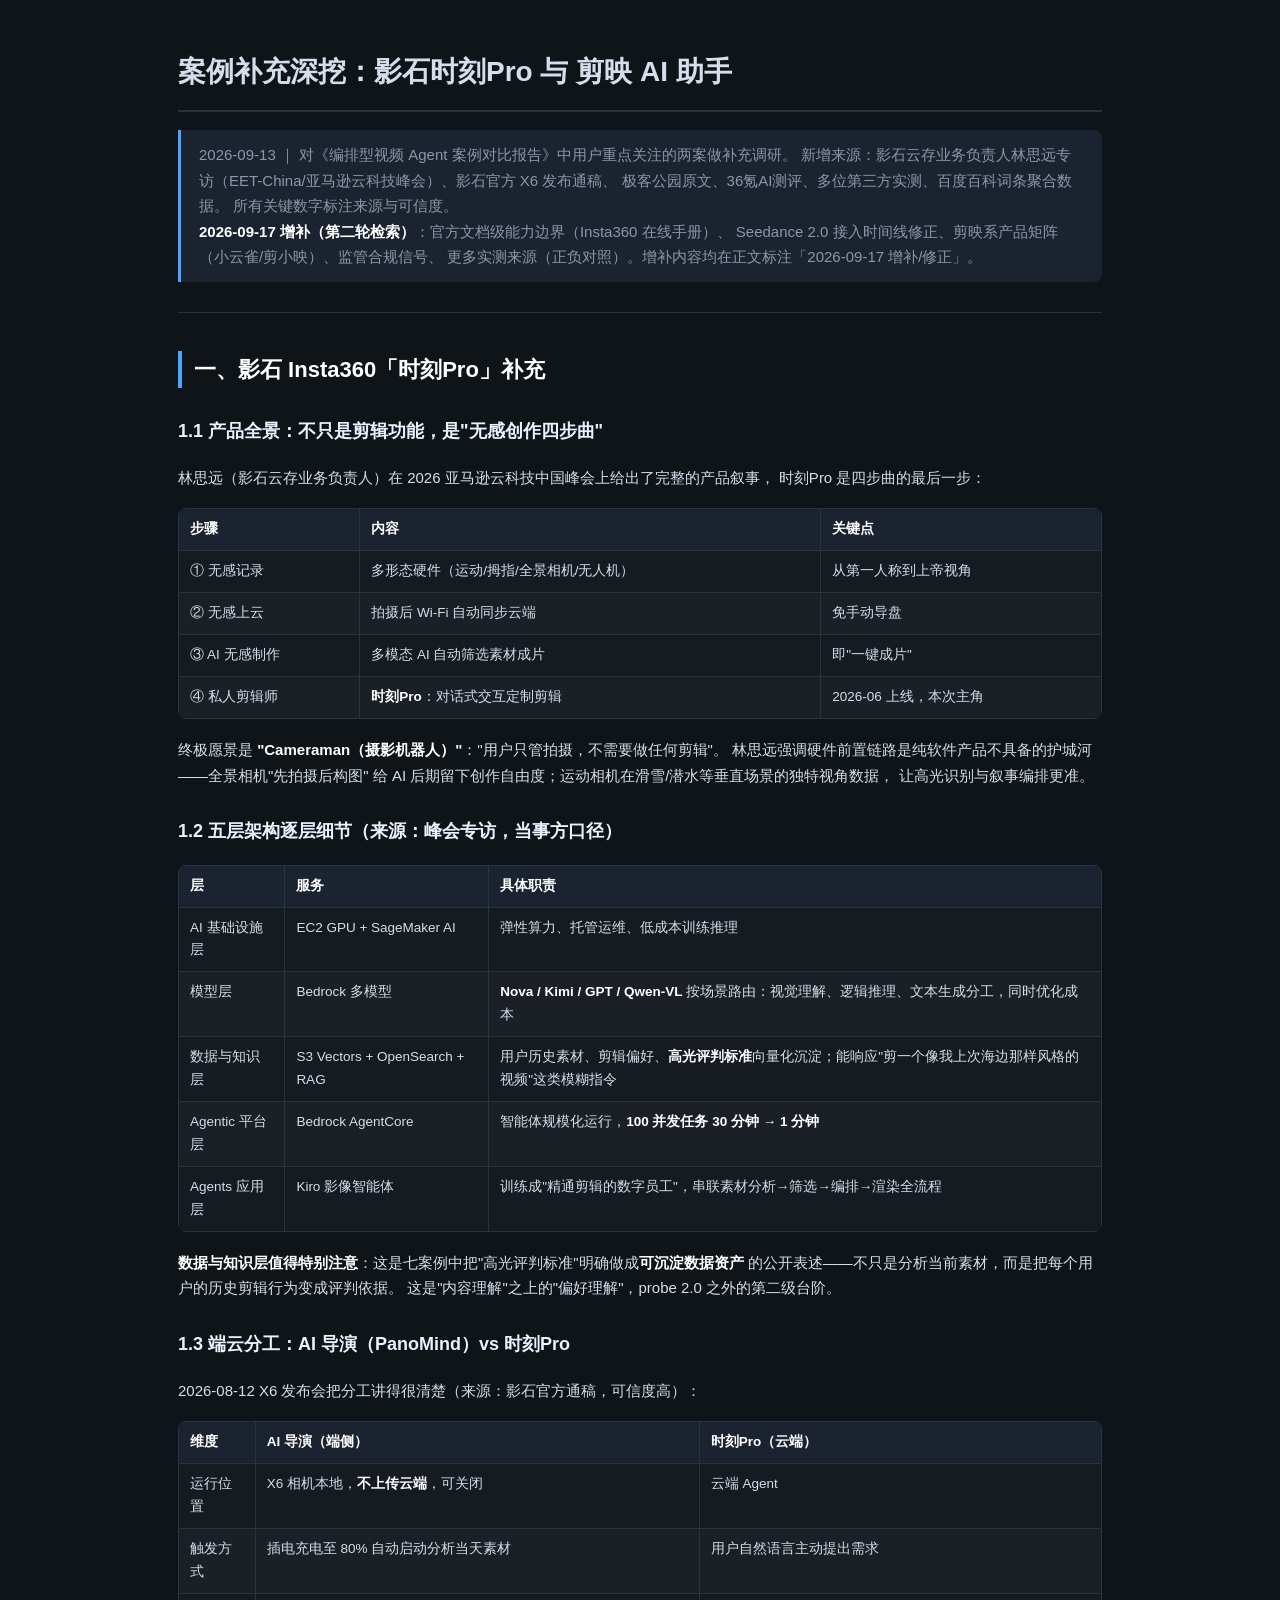
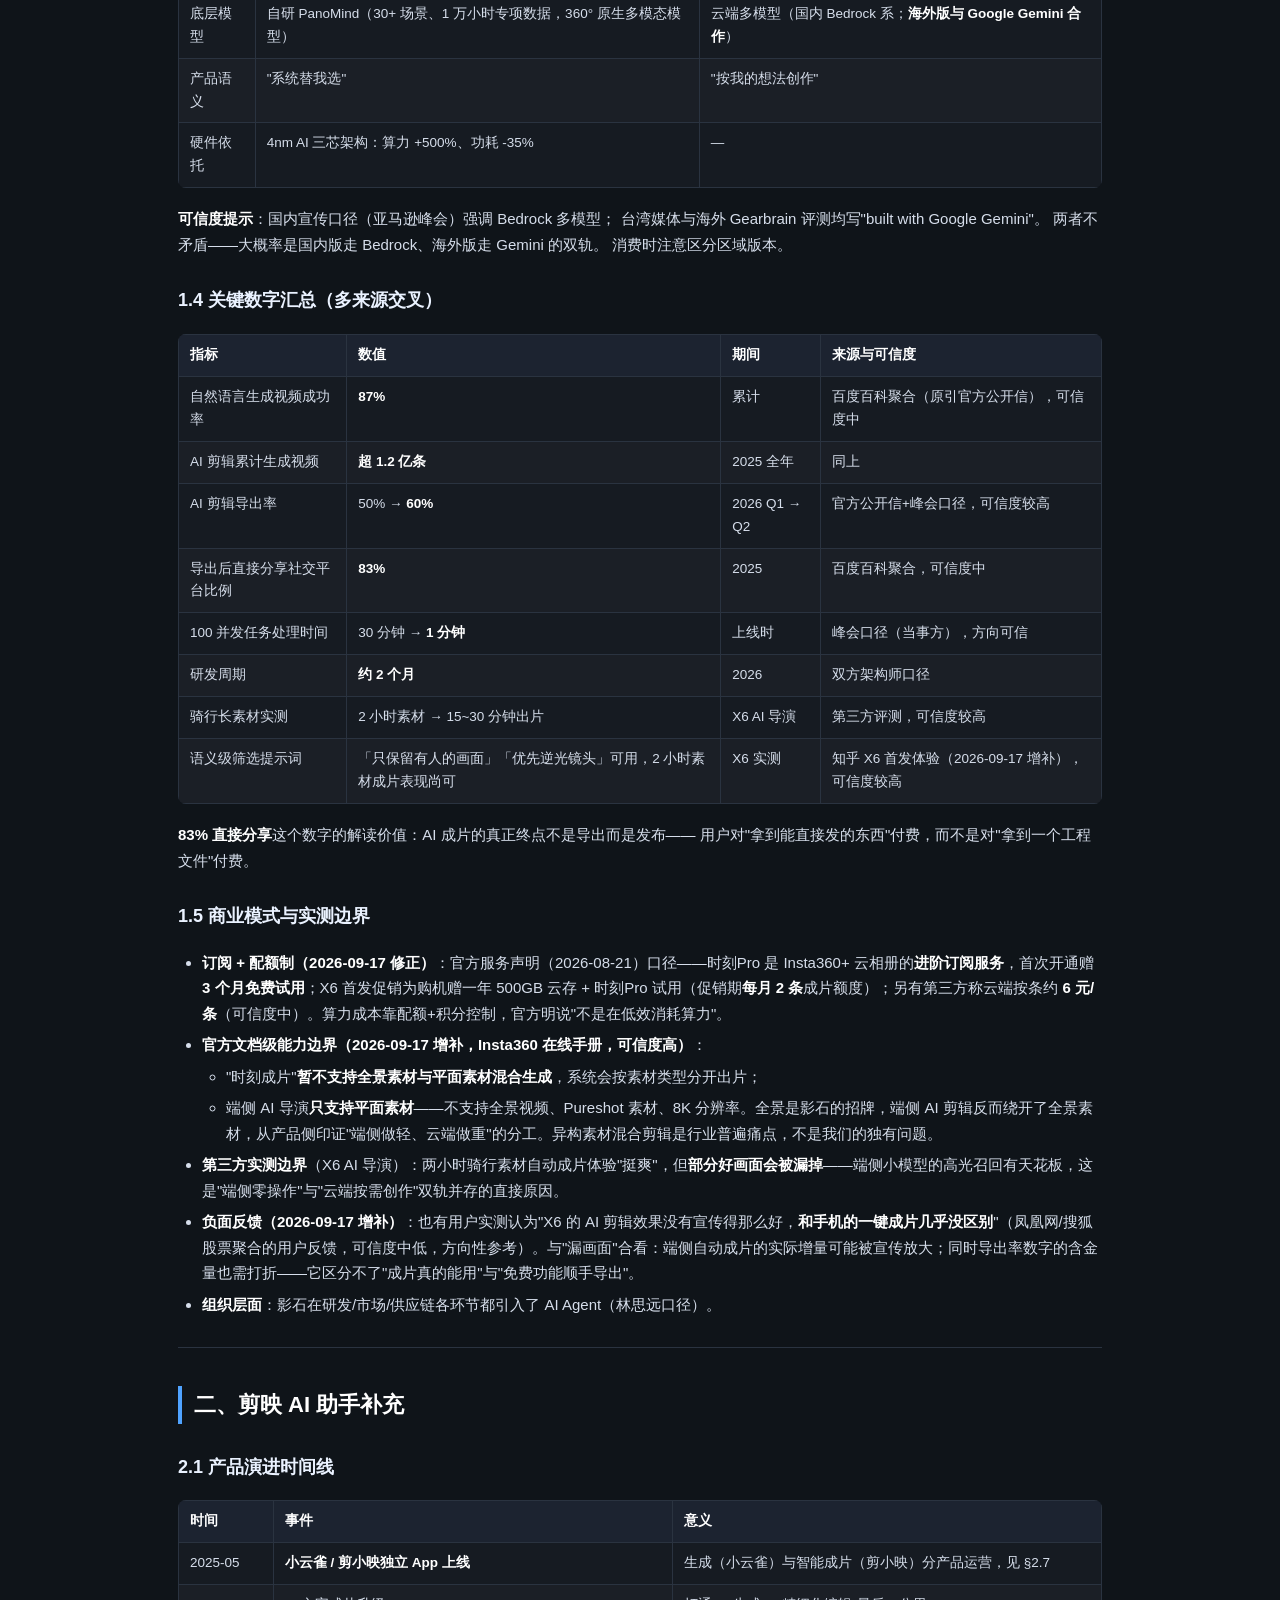
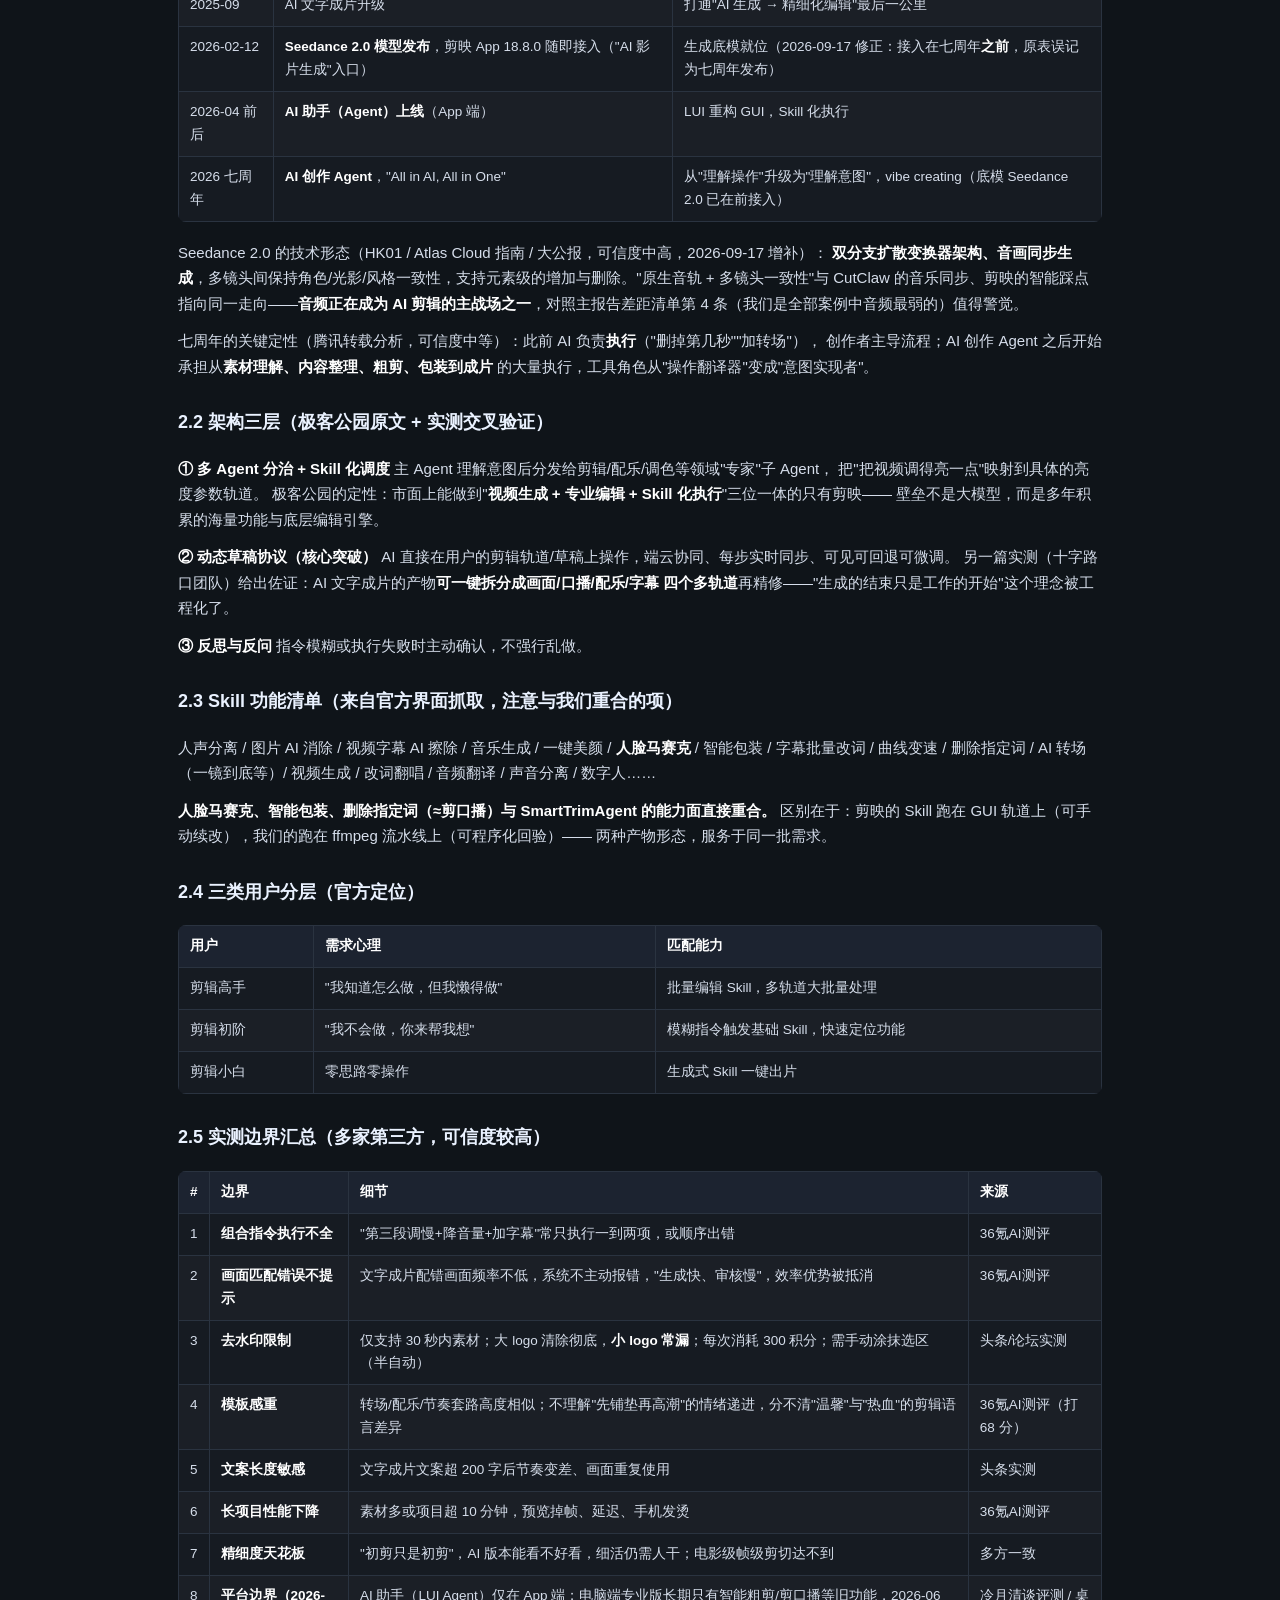
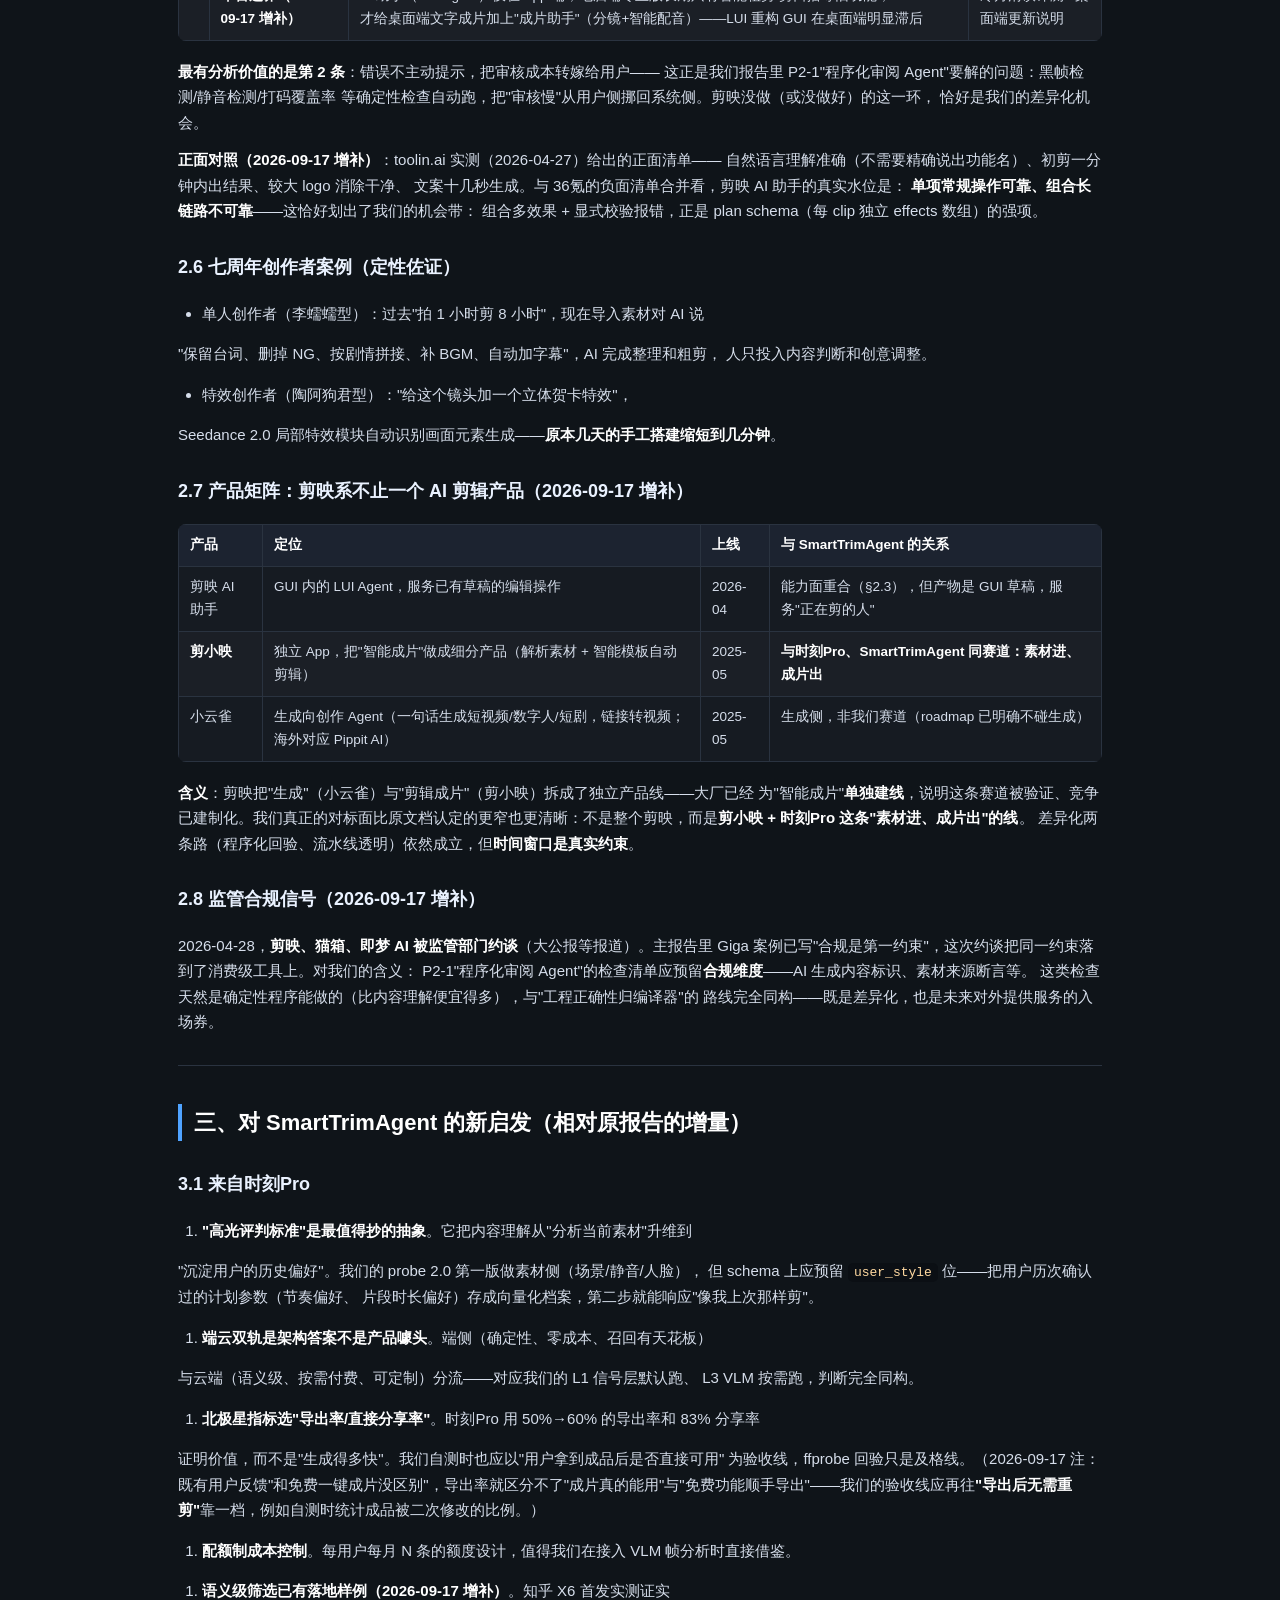
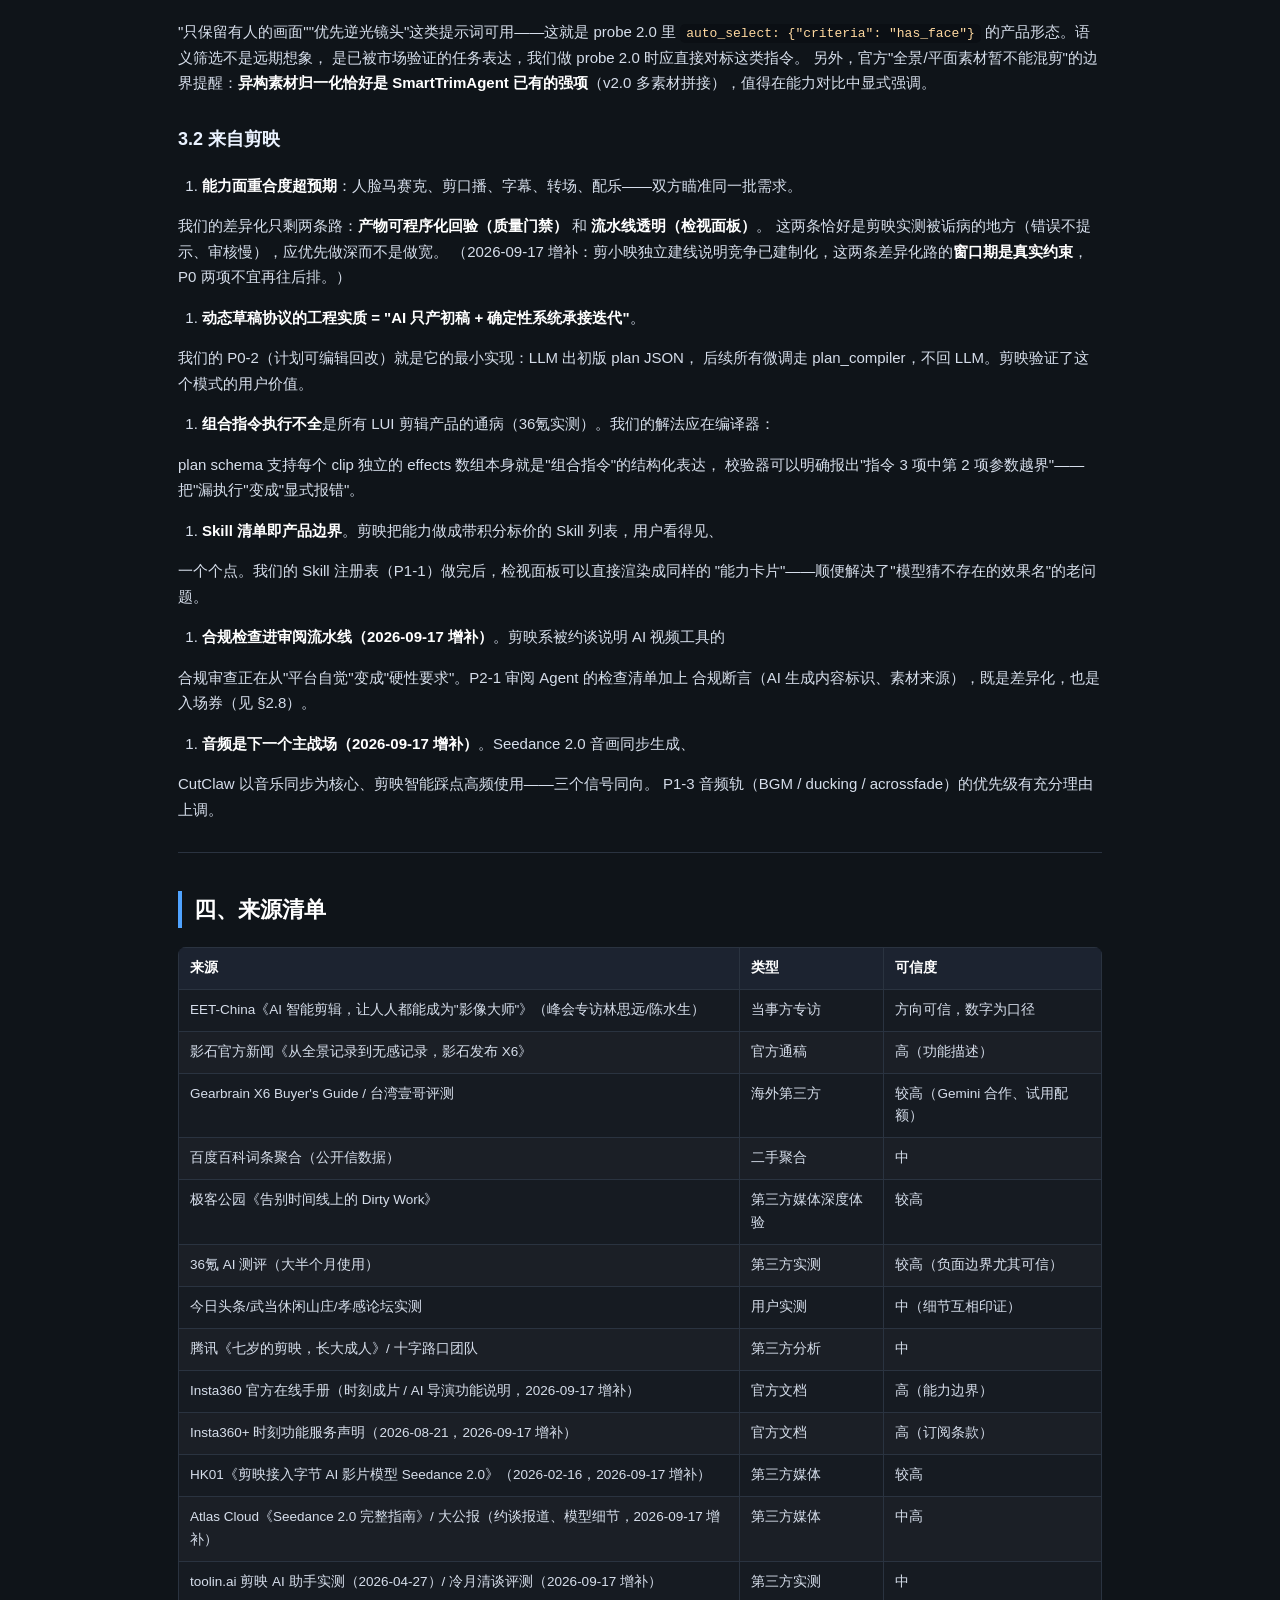
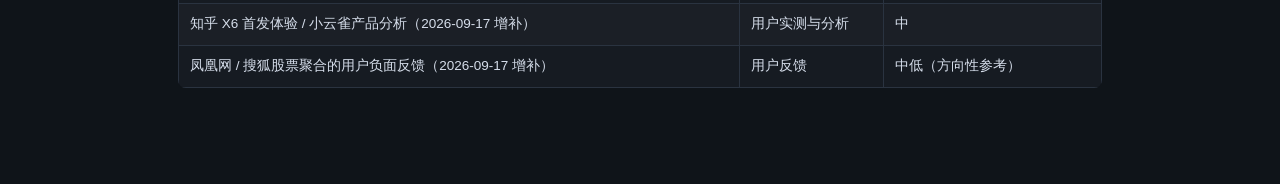
<file: docs/case-supplement-momentspro-jianying.html>
<!DOCTYPE html>
<html lang="zh-CN">
<head>
<meta charset="utf-8">
<meta name="viewport" content="width=device-width, initial-scale=1">
<title>案例补充深挖：时刻Pro 与 剪映 AI 助手</title>
<style>
  :root {
    --bg: #0f1419; --panel: #161b22; --panel2: #1c2330;
    --fg: #d6deeb; --muted: #8a97a8; --accent: #4fa3ff;
    --border: #2a3340; --code-bg: #0b0f14;
  }
  * { box-sizing: border-box; }
  body {
    margin: 0; background: var(--bg); color: var(--fg);
    font-family: -apple-system, "Segoe UI", "PingFang SC", "Microsoft YaHei", sans-serif;
    line-height: 1.7; font-size: 15px;
  }
  .wrap { max-width: 980px; margin: 0 auto; padding: 40px 28px 80px; }
  h1 { font-size: 28px; border-bottom: 2px solid var(--border); padding-bottom: 14px; margin-top: 8px; }
  h2 { font-size: 22px; margin-top: 38px; color: #fff; border-left: 4px solid var(--accent); padding-left: 12px; }
  h3 { font-size: 18px; margin-top: 28px; color: #eaf2ff; }
  h4 { font-size: 15px; color: var(--accent); }
  p { margin: 12px 0; }
  blockquote {
    margin: 16px 0; padding: 12px 18px; background: var(--panel2);
    border-left: 3px solid var(--accent); border-radius: 0 8px 8px 0; color: var(--muted);
  }
  code {
    background: var(--code-bg); padding: 2px 6px; border-radius: 5px;
    font-family: "SFMono-Regular", Consolas, monospace; font-size: 13px; color: #ffd9a0;
  }
  pre {
    background: var(--code-bg); border: 1px solid var(--border); border-radius: 10px;
    padding: 16px; overflow-x: auto;
  }
  pre code { background: none; padding: 0; color: #cfe8ff; }
  table {
    border-collapse: collapse; width: 100%; margin: 18px 0; font-size: 13.5px;
    background: var(--panel); border-radius: 8px; overflow: hidden;
  }
  th, td { border: 1px solid var(--border); padding: 9px 11px; text-align: left; vertical-align: top; }
  th { background: var(--panel2); color: #fff; font-weight: 600; }
  tr:nth-child(even) td { background: rgba(255,255,255,0.02); }
  ul, ol { padding-left: 24px; }
  li { margin: 6px 0; }
  hr { border: none; border-top: 1px solid var(--border); margin: 30px 0; }
  strong { color: #fff; }
</style>
</head>
<body>
<div class="wrap">
<h1>案例补充深挖：影石时刻Pro 与 剪映 AI 助手</h1>
<blockquote>2026-09-13 ｜ 对《编排型视频 Agent 案例对比报告》中用户重点关注的两案做补充调研。 新增来源：影石云存业务负责人林思远专访（EET-China/亚马逊云科技峰会）、影石官方 X6 发布通稿、 极客公园原文、36氪AI测评、多位第三方实测、百度百科词条聚合数据。 所有关键数字标注来源与可信度。<br><strong>2026-09-17 增补（第二轮检索）</strong>：官方文档级能力边界（Insta360 在线手册）、 Seedance 2.0 接入时间线修正、剪映系产品矩阵（小云雀/剪小映）、监管合规信号、 更多实测来源（正负对照）。增补内容均在正文标注「2026-09-17 增补/修正」。</blockquote>
<hr>
<h2>一、影石 Insta360「时刻Pro」补充</h2>
<h3>1.1 产品全景：不只是剪辑功能，是&quot;无感创作四步曲&quot;</h3>
<p>林思远（影石云存业务负责人）在 2026 亚马逊云科技中国峰会上给出了完整的产品叙事， 时刻Pro 是四步曲的最后一步：</p>
<table><thead><tr><th>步骤</th><th>内容</th><th>关键点</th></tr></thead><tbody><tr><td>① 无感记录</td><td>多形态硬件（运动/拇指/全景相机/无人机）</td><td>从第一人称到上帝视角</td></tr><tr><td>② 无感上云</td><td>拍摄后 Wi-Fi 自动同步云端</td><td>免手动导盘</td></tr><tr><td>③ AI 无感制作</td><td>多模态 AI 自动筛选素材成片</td><td>即&quot;一键成片&quot;</td></tr><tr><td>④ 私人剪辑师</td><td><strong>时刻Pro</strong>：对话式交互定制剪辑</td><td>2026-06 上线，本次主角</td></tr></tbody></table>
<p>终极愿景是 <strong>&quot;Cameraman（摄影机器人）&quot;</strong>：&quot;用户只管拍摄，不需要做任何剪辑&quot;。 林思远强调硬件前置链路是纯软件产品不具备的护城河——全景相机&quot;先拍摄后构图&quot; 给 AI 后期留下创作自由度；运动相机在滑雪/潜水等垂直场景的独特视角数据， 让高光识别与叙事编排更准。</p>
<h3>1.2 五层架构逐层细节（来源：峰会专访，当事方口径）</h3>
<table><thead><tr><th>层</th><th>服务</th><th>具体职责</th></tr></thead><tbody><tr><td>AI 基础设施层</td><td>EC2 GPU + SageMaker AI</td><td>弹性算力、托管运维、低成本训练推理</td></tr><tr><td>模型层</td><td>Bedrock 多模型</td><td><strong>Nova / Kimi / GPT / Qwen-VL</strong> 按场景路由：视觉理解、逻辑推理、文本生成分工，同时优化成本</td></tr><tr><td>数据与知识层</td><td>S3 Vectors + OpenSearch + RAG</td><td>用户历史素材、剪辑偏好、<strong>高光评判标准</strong>向量化沉淀；能响应&quot;剪一个像我上次海边那样风格的视频&quot;这类模糊指令</td></tr><tr><td>Agentic 平台层</td><td>Bedrock AgentCore</td><td>智能体规模化运行，<strong>100 并发任务 30 分钟 → 1 分钟</strong></td></tr><tr><td>Agents 应用层</td><td>Kiro 影像智能体</td><td>训练成&quot;精通剪辑的数字员工&quot;，串联素材分析→筛选→编排→渲染全流程</td></tr></tbody></table>
<p><strong>数据与知识层值得特别注意</strong>：这是七案例中把&quot;高光评判标准&quot;明确做成<strong>可沉淀数据资产</strong> 的公开表述——不只是分析当前素材，而是把每个用户的历史剪辑行为变成评判依据。 这是&quot;内容理解&quot;之上的&quot;偏好理解&quot;，probe 2.0 之外的第二级台阶。</p>
<h3>1.3 端云分工：AI 导演（PanoMind）vs 时刻Pro</h3>
<p>2026-08-12 X6 发布会把分工讲得很清楚（来源：影石官方通稿，可信度高）：</p>
<table><thead><tr><th>维度</th><th>AI 导演（端侧）</th><th>时刻Pro（云端）</th></tr></thead><tbody><tr><td>运行位置</td><td>X6 相机本地，<strong>不上传云端</strong>，可关闭</td><td>云端 Agent</td></tr><tr><td>触发方式</td><td>插电充电至 80% 自动启动分析当天素材</td><td>用户自然语言主动提出需求</td></tr><tr><td>底层模型</td><td>自研 PanoMind（30+ 场景、1 万小时专项数据，360° 原生多模态模型）</td><td>云端多模型（国内 Bedrock 系；<strong>海外版与 Google Gemini 合作</strong>）</td></tr><tr><td>产品语义</td><td>&quot;系统替我选&quot;</td><td>&quot;按我的想法创作&quot;</td></tr><tr><td>硬件依托</td><td>4nm AI 三芯架构：算力 +500%、功耗 -35%</td><td>—</td></tr></tbody></table>
<p><strong>可信度提示</strong>：国内宣传口径（亚马逊峰会）强调 Bedrock 多模型； 台湾媒体与海外 Gearbrain 评测均写&quot;built with Google Gemini&quot;。 两者不矛盾——大概率是国内版走 Bedrock、海外版走 Gemini 的双轨。 消费时注意区分区域版本。</p>
<h3>1.4 关键数字汇总（多来源交叉）</h3>
<table><thead><tr><th>指标</th><th>数值</th><th>期间</th><th>来源与可信度</th></tr></thead><tbody><tr><td>自然语言生成视频成功率</td><td><strong>87%</strong></td><td>累计</td><td>百度百科聚合（原引官方公开信），可信度中</td></tr><tr><td>AI 剪辑累计生成视频</td><td><strong>超 1.2 亿条</strong></td><td>2025 全年</td><td>同上</td></tr><tr><td>AI 剪辑导出率</td><td>50% → <strong>60%</strong></td><td>2026 Q1 → Q2</td><td>官方公开信+峰会口径，可信度较高</td></tr><tr><td>导出后直接分享社交平台比例</td><td><strong>83%</strong></td><td>2025</td><td>百度百科聚合，可信度中</td></tr><tr><td>100 并发任务处理时间</td><td>30 分钟 → <strong>1 分钟</strong></td><td>上线时</td><td>峰会口径（当事方），方向可信</td></tr><tr><td>研发周期</td><td><strong>约 2 个月</strong></td><td>2026</td><td>双方架构师口径</td></tr><tr><td>骑行长素材实测</td><td>2 小时素材 → 15~30 分钟出片</td><td>X6 AI 导演</td><td>第三方评测，可信度较高</td></tr><tr><td>语义级筛选提示词</td><td>「只保留有人的画面」「优先逆光镜头」可用，2 小时素材成片表现尚可</td><td>X6 实测</td><td>知乎 X6 首发体验（2026-09-17 增补），可信度较高</td></tr></tbody></table>
<p><strong>83% 直接分享</strong>这个数字的解读价值：AI 成片的真正终点不是导出而是发布—— 用户对&quot;拿到能直接发的东西&quot;付费，而不是对&quot;拿到一个工程文件&quot;付费。</p>
<h3>1.5 商业模式与实测边界</h3>
<ul>
<li><strong>订阅 + 配额制（2026-09-17 修正）</strong>：官方服务声明（2026-08-21）口径——时刻Pro 是 Insta360+ 云相册的<strong>进阶订阅服务</strong>，首次开通赠 <strong>3 个月免费试用</strong>；X6 首发促销为购机赠一年 500GB 云存 + 时刻Pro 试用（促销期<strong>每月 2 条</strong>成片额度）；另有第三方称云端按条约 <strong>6 元/条</strong>（可信度中）。算力成本靠配额+积分控制，官方明说&quot;不是在低效消耗算力&quot;。</li>
<li><strong>官方文档级能力边界（2026-09-17 增补，Insta360 在线手册，可信度高）</strong>：<ul>
<li>&quot;时刻成片&quot;<strong>暂不支持全景素材与平面素材混合生成</strong>，系统会按素材类型分开出片；</li>
<li>端侧 AI 导演<strong>只支持平面素材</strong>——不支持全景视频、Pureshot 素材、8K 分辨率。全景是影石的招牌，端侧 AI 剪辑反而绕开了全景素材，从产品侧印证&quot;端侧做轻、云端做重&quot;的分工。异构素材混合剪辑是行业普遍痛点，不是我们的独有问题。</li>
</ul></li>
<li><strong>第三方实测边界</strong>（X6 AI 导演）：两小时骑行素材自动成片体验&quot;挺爽&quot;，但<strong>部分好画面会被漏掉</strong>——端侧小模型的高光召回有天花板，这是&quot;端侧零操作&quot;与&quot;云端按需创作&quot;双轨并存的直接原因。</li>
<li><strong>负面反馈（2026-09-17 增补）</strong>：也有用户实测认为&quot;X6 的 AI 剪辑效果没有宣传得那么好，<strong>和手机的一键成片几乎没区别</strong>&quot;（凤凰网/搜狐股票聚合的用户反馈，可信度中低，方向性参考）。与&quot;漏画面&quot;合看：端侧自动成片的实际增量可能被宣传放大；同时导出率数字的含金量也需打折——它区分不了&quot;成片真的能用&quot;与&quot;免费功能顺手导出&quot;。</li>
<li><strong>组织层面</strong>：影石在研发/市场/供应链各环节都引入了 AI Agent（林思远口径）。</li>
</ul>
<hr>
<h2>二、剪映 AI 助手补充</h2>
<h3>2.1 产品演进时间线</h3>
<table><thead><tr><th>时间</th><th>事件</th><th>意义</th></tr></thead><tbody><tr><td>2025-05</td><td><strong>小云雀 / 剪小映独立 App 上线</strong></td><td>生成（小云雀）与智能成片（剪小映）分产品运营，见 §2.7</td></tr><tr><td>2025-09</td><td>AI 文字成片升级</td><td>打通&quot;AI 生成 → 精细化编辑&quot;最后一公里</td></tr><tr><td>2026-02-12</td><td><strong>Seedance 2.0 模型发布</strong>，剪映 App 18.8.0 随即接入（&quot;AI 影片生成&quot;入口）</td><td>生成底模就位（2026-09-17 修正：接入在七周年<strong>之前</strong>，原表误记为七周年发布）</td></tr><tr><td>2026-04 前后</td><td><strong>AI 助手（Agent）上线</strong>（App 端）</td><td>LUI 重构 GUI，Skill 化执行</td></tr><tr><td>2026 七周年</td><td><strong>AI 创作 Agent</strong>，&quot;All in AI, All in One&quot;</td><td>从&quot;理解操作&quot;升级为&quot;理解意图&quot;，vibe creating（底模 Seedance 2.0 已在前接入）</td></tr></tbody></table>
<p>Seedance 2.0 的技术形态（HK01 / Atlas Cloud 指南 / 大公报，可信度中高，2026-09-17 增补）： <strong>双分支扩散变换器架构、音画同步生成</strong>，多镜头间保持角色/光影/风格一致性，支持元素级的增加与删除。&quot;原生音轨 + 多镜头一致性&quot;与 CutClaw 的音乐同步、剪映的智能踩点指向同一走向——<strong>音频正在成为 AI 剪辑的主战场之一</strong>，对照主报告差距清单第 4 条（我们是全部案例中音频最弱的）值得警觉。</p>
<p>七周年的关键定性（腾讯转载分析，可信度中等）：此前 AI 负责<strong>执行</strong>（&quot;删掉第几秒&quot;&quot;加转场&quot;）， 创作者主导流程；AI 创作 Agent 之后开始承担从<strong>素材理解、内容整理、粗剪、包装到成片</strong> 的大量执行，工具角色从&quot;操作翻译器&quot;变成&quot;意图实现者&quot;。</p>
<h3>2.2 架构三层（极客公园原文 + 实测交叉验证）</h3>
<p><strong>① 多 Agent 分治 + Skill 化调度</strong> 主 Agent 理解意图后分发给剪辑/配乐/调色等领域&quot;专家&quot;子 Agent， 把&quot;把视频调得亮一点&quot;映射到具体的亮度参数轨道。 极客公园的定性：市面上能做到&quot;<strong>视频生成 + 专业编辑 + Skill 化执行</strong>&quot;三位一体的只有剪映—— 壁垒不是大模型，而是多年积累的海量功能与底层编辑引擎。</p>
<p><strong>② 动态草稿协议（核心突破）</strong> AI 直接在用户的剪辑轨道/草稿上操作，端云协同、每步实时同步、可见可回退可微调。 另一篇实测（十字路口团队）给出佐证：AI 文字成片的产物<strong>可一键拆分成画面/口播/配乐/字幕 四个多轨道</strong>再精修——&quot;生成的结束只是工作的开始&quot;这个理念被工程化了。</p>
<p><strong>③ 反思与反问</strong> 指令模糊或执行失败时主动确认，不强行乱做。</p>
<h3>2.3 Skill 功能清单（来自官方界面抓取，注意与我们重合的项）</h3>
<p>人声分离 / 图片 AI 消除 / 视频字幕 AI 擦除 / 音乐生成 / 一键美颜 / <strong>人脸马赛克</strong> / 智能包装 / 字幕批量改词 / 曲线变速 / 删除指定词 / AI 转场（一镜到底等）/ 视频生成 / 改词翻唱 / 音频翻译 / 声音分离 / 数字人……</p>
<p><strong>人脸马赛克、智能包装、删除指定词（≈剪口播）与 SmartTrimAgent 的能力面直接重合。</strong> 区别在于：剪映的 Skill 跑在 GUI 轨道上（可手动续改），我们的跑在 ffmpeg 流水线上（可程序化回验）—— 两种产物形态，服务于同一批需求。</p>
<h3>2.4 三类用户分层（官方定位）</h3>
<table><thead><tr><th>用户</th><th>需求心理</th><th>匹配能力</th></tr></thead><tbody><tr><td>剪辑高手</td><td>&quot;我知道怎么做，但我懒得做&quot;</td><td>批量编辑 Skill，多轨道大批量处理</td></tr><tr><td>剪辑初阶</td><td>&quot;我不会做，你来帮我想&quot;</td><td>模糊指令触发基础 Skill，快速定位功能</td></tr><tr><td>剪辑小白</td><td>零思路零操作</td><td>生成式 Skill 一键出片</td></tr></tbody></table>
<h3>2.5 实测边界汇总（多家第三方，可信度较高）</h3>
<table><thead><tr><th>#</th><th>边界</th><th>细节</th><th>来源</th></tr></thead><tbody><tr><td>1</td><td><strong>组合指令执行不全</strong></td><td>&quot;第三段调慢+降音量+加字幕&quot;常只执行一到两项，或顺序出错</td><td>36氪AI测评</td></tr><tr><td>2</td><td><strong>画面匹配错误不提示</strong></td><td>文字成片配错画面频率不低，系统不主动报错，&quot;生成快、审核慢&quot;，效率优势被抵消</td><td>36氪AI测评</td></tr><tr><td>3</td><td><strong>去水印限制</strong></td><td>仅支持 30 秒内素材；大 logo 清除彻底，<strong>小 logo 常漏</strong>；每次消耗 300 积分；需手动涂抹选区（半自动）</td><td>头条/论坛实测</td></tr><tr><td>4</td><td><strong>模板感重</strong></td><td>转场/配乐/节奏套路高度相似；不理解&quot;先铺垫再高潮&quot;的情绪递进，分不清&quot;温馨&quot;与&quot;热血&quot;的剪辑语言差异</td><td>36氪AI测评（打 68 分）</td></tr><tr><td>5</td><td><strong>文案长度敏感</strong></td><td>文字成片文案超 200 字后节奏变差、画面重复使用</td><td>头条实测</td></tr><tr><td>6</td><td><strong>长项目性能下降</strong></td><td>素材多或项目超 10 分钟，预览掉帧、延迟、手机发烫</td><td>36氪AI测评</td></tr><tr><td>7</td><td><strong>精细度天花板</strong></td><td>&quot;初剪只是初剪&quot;，AI 版本能看不好看，细活仍需人干；电影级帧级剪切达不到</td><td>多方一致</td></tr><tr><td>8</td><td><strong>平台边界（2026-09-17 增补）</strong></td><td>AI 助手（LUI Agent）仅在 App 端；电脑端专业版长期只有智能粗剪/剪口播等旧功能，2026-06 才给桌面端文字成片加上&quot;成片助手&quot;（分镜+智能配音）——LUI 重构 GUI 在桌面端明显滞后</td><td>冷月清谈评测 / 桌面端更新说明</td></tr></tbody></table>
<p><strong>最有分析价值的是第 2 条</strong>：错误不主动提示，把审核成本转嫁给用户—— 这正是我们报告里 P2-1&quot;程序化审阅 Agent&quot;要解的问题：黑帧检测/静音检测/打码覆盖率 等确定性检查自动跑，把&quot;审核慢&quot;从用户侧挪回系统侧。剪映没做（或没做好）的这一环， 恰好是我们的差异化机会。</p>
<p><strong>正面对照（2026-09-17 增补）</strong>：toolin.ai 实测（2026-04-27）给出的正面清单—— 自然语言理解准确（不需要精确说出功能名）、初剪一分钟内出结果、较大 logo 消除干净、 文案十几秒生成。与 36氪的负面清单合并看，剪映 AI 助手的真实水位是： <strong>单项常规操作可靠、组合长链路不可靠</strong>——这恰好划出了我们的机会带： 组合多效果 + 显式校验报错，正是 plan schema（每 clip 独立 effects 数组）的强项。</p>
<h3>2.6 七周年创作者案例（定性佐证）</h3>
<ul><li>单人创作者（李蠕蠕型）：过去&quot;拍 1 小时剪 8 小时&quot;，现在导入素材对 AI 说</li></ul>
<p>&quot;保留台词、删掉 NG、按剧情拼接、补 BGM、自动加字幕&quot;，AI 完成整理和粗剪， 人只投入内容判断和创意调整。</p>
<ul><li>特效创作者（陶阿狗君型）：&quot;给这个镜头加一个立体贺卡特效&quot;，</li></ul>
<p>Seedance 2.0 局部特效模块自动识别画面元素生成——<strong>原本几天的手工搭建缩短到几分钟</strong>。</p>
<h3>2.7 产品矩阵：剪映系不止一个 AI 剪辑产品（2026-09-17 增补）</h3>
<table><thead><tr><th>产品</th><th>定位</th><th>上线</th><th>与 SmartTrimAgent 的关系</th></tr></thead><tbody><tr><td>剪映 AI 助手</td><td>GUI 内的 LUI Agent，服务已有草稿的编辑操作</td><td>2026-04</td><td>能力面重合（§2.3），但产物是 GUI 草稿，服务&quot;正在剪的人&quot;</td></tr><tr><td><strong>剪小映</strong></td><td>独立 App，把&quot;智能成片&quot;做成细分产品（解析素材 + 智能模板自动剪辑）</td><td>2025-05</td><td><strong>与时刻Pro、SmartTrimAgent 同赛道：素材进、成片出</strong></td></tr><tr><td>小云雀</td><td>生成向创作 Agent（一句话生成短视频/数字人/短剧，链接转视频；海外对应 Pippit AI）</td><td>2025-05</td><td>生成侧，非我们赛道（roadmap 已明确不碰生成）</td></tr></tbody></table>
<p><strong>含义</strong>：剪映把&quot;生成&quot;（小云雀）与&quot;剪辑成片&quot;（剪小映）拆成了独立产品线——大厂已经 为&quot;智能成片&quot;<strong>单独建线</strong>，说明这条赛道被验证、竞争已建制化。我们真正的对标面比原文档认定的更窄也更清晰：不是整个剪映，而是<strong>剪小映 + 时刻Pro 这条&quot;素材进、成片出&quot;的线</strong>。 差异化两条路（程序化回验、流水线透明）依然成立，但<strong>时间窗口是真实约束</strong>。</p>
<h3>2.8 监管合规信号（2026-09-17 增补）</h3>
<p>2026-04-28，<strong>剪映、猫箱、即梦 AI 被监管部门约谈</strong>（大公报等报道）。主报告里 Giga 案例已写&quot;合规是第一约束&quot;，这次约谈把同一约束落到了消费级工具上。对我们的含义： P2-1&quot;程序化审阅 Agent&quot;的检查清单应预留<strong>合规维度</strong>——AI 生成内容标识、素材来源断言等。 这类检查天然是确定性程序能做的（比内容理解便宜得多），与&quot;工程正确性归编译器&quot;的 路线完全同构——既是差异化，也是未来对外提供服务的入场券。</p>
<hr>
<h2>三、对 SmartTrimAgent 的新启发（相对原报告的增量）</h2>
<h3>3.1 来自时刻Pro</h3>
<ol><li><strong>&quot;高光评判标准&quot;是最值得抄的抽象</strong>。它把内容理解从&quot;分析当前素材&quot;升维到</li></ol>
<p>&quot;沉淀用户的历史偏好&quot;。我们的 probe 2.0 第一版做素材侧（场景/静音/人脸）， 但 schema 上应预留 <code>user_style</code> 位——把用户历次确认过的计划参数（节奏偏好、 片段时长偏好）存成向量化档案，第二步就能响应&quot;像我上次那样剪&quot;。</p>
<ol><li><strong>端云双轨是架构答案不是产品噱头</strong>。端侧（确定性、零成本、召回有天花板）</li></ol>
<p>与云端（语义级、按需付费、可定制）分流——对应我们的 L1 信号层默认跑、 L3 VLM 按需跑，判断完全同构。</p>
<ol><li><strong>北极星指标选&quot;导出率/直接分享率&quot;</strong>。时刻Pro 用 50%→60% 的导出率和 83% 分享率</li></ol>
<p>证明价值，而不是&quot;生成得多快&quot;。我们自测时也应以&quot;用户拿到成品后是否直接可用&quot; 为验收线，ffprobe 回验只是及格线。（2026-09-17 注：既有用户反馈&quot;和免费一键成片没区别&quot;，导出率就区分不了&quot;成片真的能用&quot;与&quot;免费功能顺手导出&quot;——我们的验收线应再往<strong>&quot;导出后无需重剪&quot;</strong>靠一档，例如自测时统计成品被二次修改的比例。）</p>
<ol><li><strong>配额制成本控制</strong>。每用户每月 N 条的额度设计，值得我们在接入 VLM 帧分析时直接借鉴。</li></ol>
<ol><li><strong>语义级筛选已有落地样例（2026-09-17 增补）</strong>。知乎 X6 首发实测证实</li></ol>
<p>&quot;只保留有人的画面&quot;&quot;优先逆光镜头&quot;这类提示词可用——这就是 probe 2.0 里 <code>auto_select: {"criteria": "has_face"}</code> 的产品形态。语义筛选不是远期想象， 是已被市场验证的任务表达，我们做 probe 2.0 时应直接对标这类指令。 另外，官方&quot;全景/平面素材暂不能混剪&quot;的边界提醒：<strong>异构素材归一化恰好是 SmartTrimAgent 已有的强项</strong>（v2.0 多素材拼接），值得在能力对比中显式强调。</p>
<h3>3.2 来自剪映</h3>
<ol><li><strong>能力面重合度超预期</strong>：人脸马赛克、剪口播、字幕、转场、配乐——双方瞄准同一批需求。</li></ol>
<p>我们的差异化只剩两条路：<strong>产物可程序化回验（质量门禁）</strong> 和 <strong>流水线透明（检视面板）</strong>。 这两条恰好是剪映实测被诟病的地方（错误不提示、审核慢），应优先做深而不是做宽。 （2026-09-17 增补：剪小映独立建线说明竞争已建制化，这两条差异化路的<strong>窗口期是真实约束</strong>，P0 两项不宜再往后排。）</p>
<ol><li><strong>动态草稿协议的工程实质 = &quot;AI 只产初稿 + 确定性系统承接迭代&quot;</strong>。</li></ol>
<p>我们的 P0-2（计划可编辑回改）就是它的最小实现：LLM 出初版 plan JSON， 后续所有微调走 plan_compiler，不回 LLM。剪映验证了这个模式的用户价值。</p>
<ol><li><strong>组合指令执行不全</strong>是所有 LUI 剪辑产品的通病（36氪实测）。我们的解法应在编译器：</li></ol>
<p>plan schema 支持每个 clip 独立的 effects 数组本身就是&quot;组合指令&quot;的结构化表达， 校验器可以明确报出&quot;指令 3 项中第 2 项参数越界&quot;——把&quot;漏执行&quot;变成&quot;显式报错&quot;。</p>
<ol><li><strong>Skill 清单即产品边界</strong>。剪映把能力做成带积分标价的 Skill 列表，用户看得见、</li></ol>
<p>一个个点。我们的 Skill 注册表（P1-1）做完后，检视面板可以直接渲染成同样的 &quot;能力卡片&quot;——顺便解决了&quot;模型猜不存在的效果名&quot;的老问题。</p>
<ol><li><strong>合规检查进审阅流水线（2026-09-17 增补）</strong>。剪映系被约谈说明 AI 视频工具的</li></ol>
<p>合规审查正在从&quot;平台自觉&quot;变成&quot;硬性要求&quot;。P2-1 审阅 Agent 的检查清单加上 合规断言（AI 生成内容标识、素材来源），既是差异化，也是入场券（见 §2.8）。</p>
<ol><li><strong>音频是下一个主战场（2026-09-17 增补）</strong>。Seedance 2.0 音画同步生成、</li></ol>
<p>CutClaw 以音乐同步为核心、剪映智能踩点高频使用——三个信号同向。 P1-3 音频轨（BGM / ducking / acrossfade）的优先级有充分理由上调。</p>
<hr>
<h2>四、来源清单</h2>
<table><thead><tr><th>来源</th><th>类型</th><th>可信度</th></tr></thead><tbody><tr><td>EET-China《AI 智能剪辑，让人人都能成为&quot;影像大师&quot;》（峰会专访林思远/陈水生）</td><td>当事方专访</td><td>方向可信，数字为口径</td></tr><tr><td>影石官方新闻《从全景记录到无感记录，影石发布 X6》</td><td>官方通稿</td><td>高（功能描述）</td></tr><tr><td>Gearbrain X6 Buyer&#x27;s Guide / 台湾壹哥评测</td><td>海外第三方</td><td>较高（Gemini 合作、试用配额）</td></tr><tr><td>百度百科词条聚合（公开信数据）</td><td>二手聚合</td><td>中</td></tr><tr><td>极客公园《告别时间线上的 Dirty Work》</td><td>第三方媒体深度体验</td><td>较高</td></tr><tr><td>36氪 AI 测评（大半个月使用）</td><td>第三方实测</td><td>较高（负面边界尤其可信）</td></tr><tr><td>今日头条/武当休闲山庄/孝感论坛实测</td><td>用户实测</td><td>中（细节互相印证）</td></tr><tr><td>腾讯《七岁的剪映，长大成人》/ 十字路口团队</td><td>第三方分析</td><td>中</td></tr><tr><td>Insta360 官方在线手册（时刻成片 / AI 导演功能说明，2026-09-17 增补）</td><td>官方文档</td><td>高（能力边界）</td></tr><tr><td>Insta360+ 时刻功能服务声明（2026-08-21，2026-09-17 增补）</td><td>官方文档</td><td>高（订阅条款）</td></tr><tr><td>HK01《剪映接入字节 AI 影片模型 Seedance 2.0》（2026-02-16，2026-09-17 增补）</td><td>第三方媒体</td><td>较高</td></tr><tr><td>Atlas Cloud《Seedance 2.0 完整指南》/ 大公报（约谈报道、模型细节，2026-09-17 增补）</td><td>第三方媒体</td><td>中高</td></tr><tr><td>toolin.ai 剪映 AI 助手实测（2026-04-27）/ 冷月清谈评测（2026-09-17 增补）</td><td>第三方实测</td><td>中</td></tr><tr><td>知乎 X6 首发体验 / 小云雀产品分析（2026-09-17 增补）</td><td>用户实测与分析</td><td>中</td></tr><tr><td>凤凰网 / 搜狐股票聚合的用户负面反馈（2026-09-17 增补）</td><td>用户反馈</td><td>中低（方向性参考）</td></tr></tbody></table>
</div>
</body>
</html>
</file>
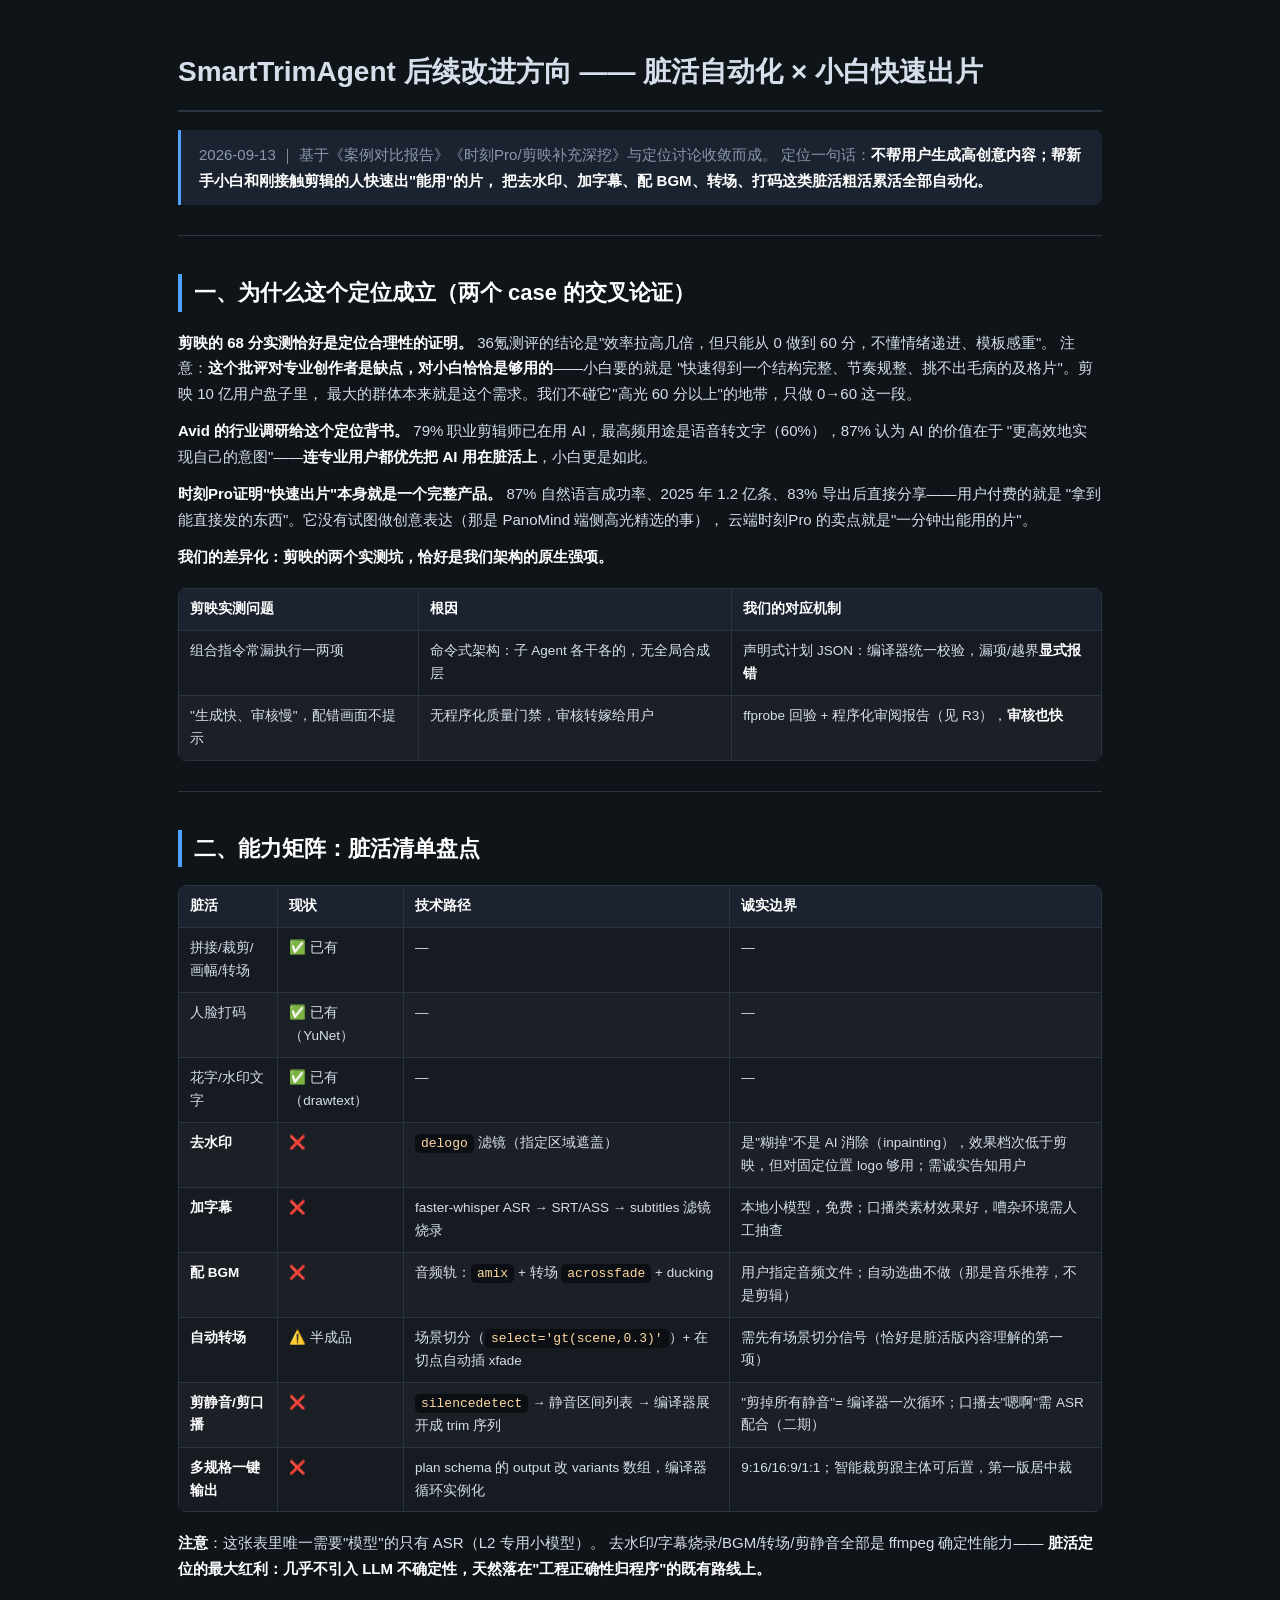
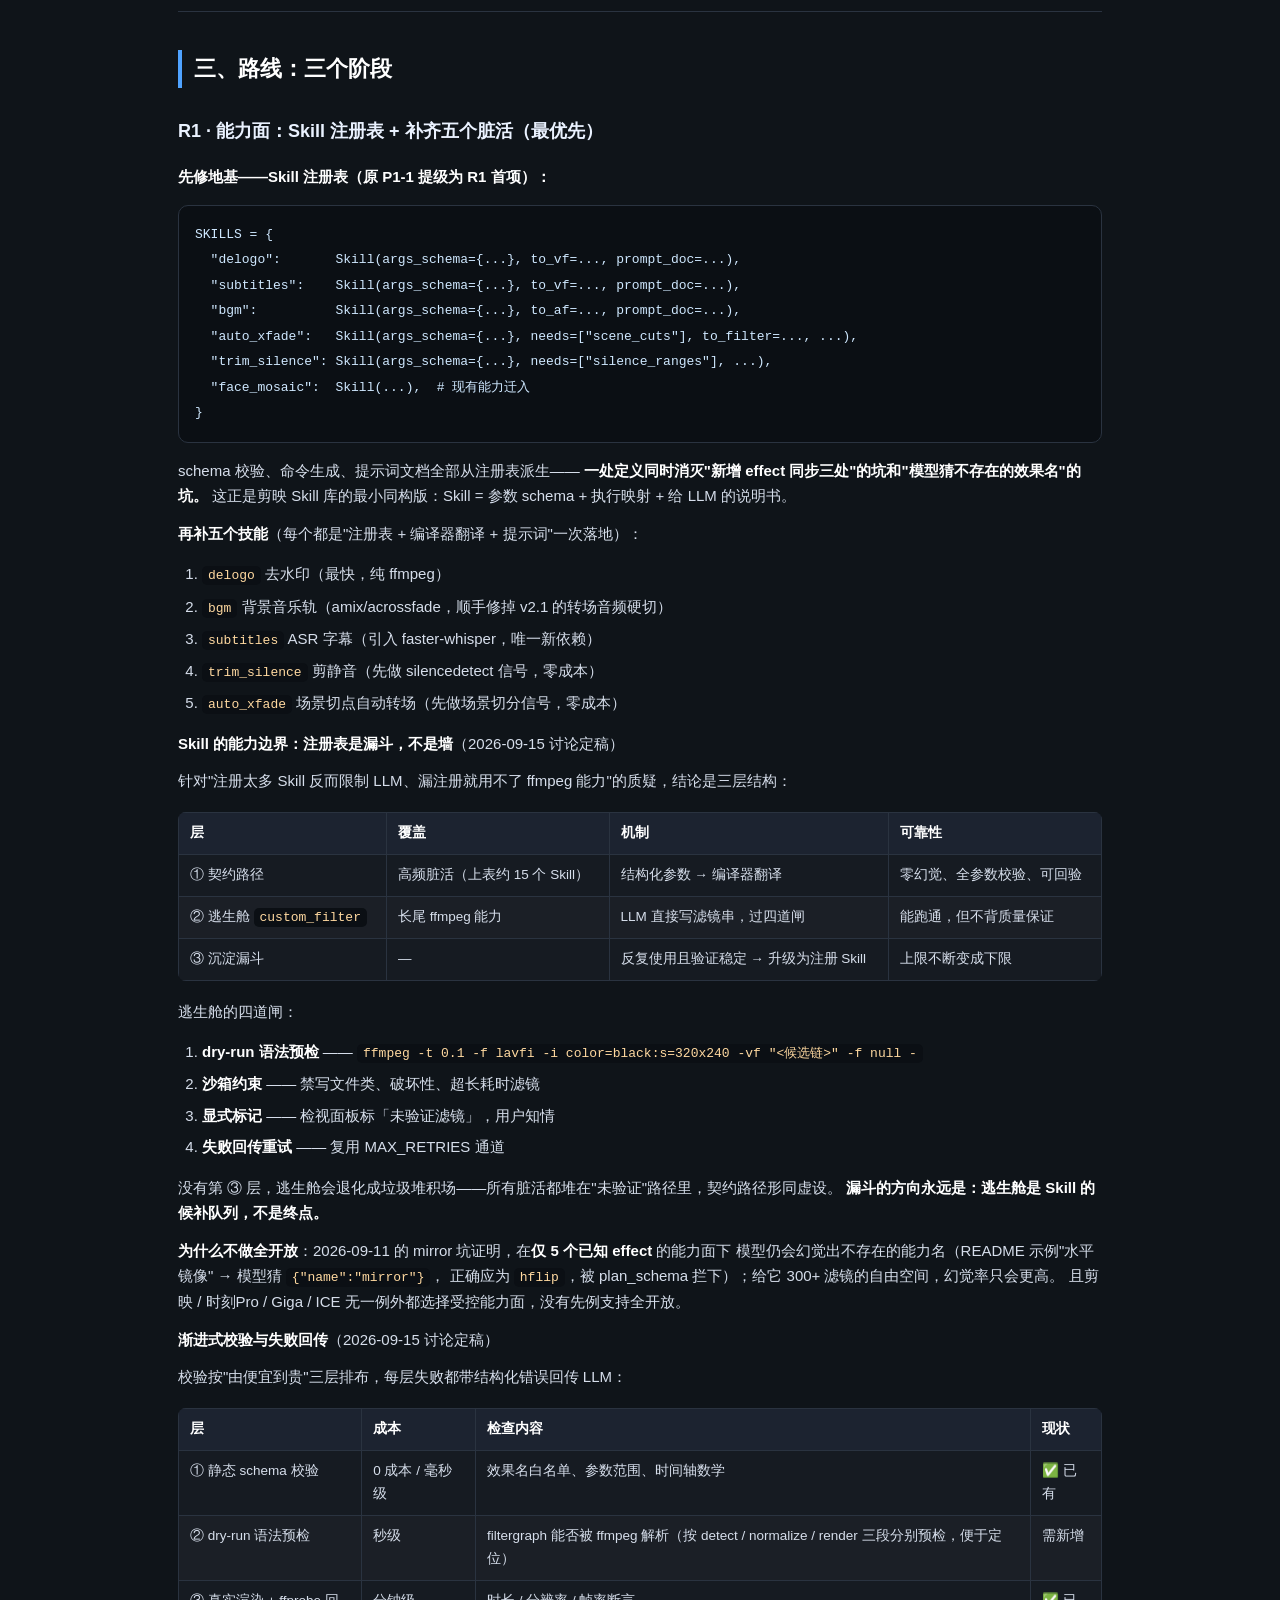
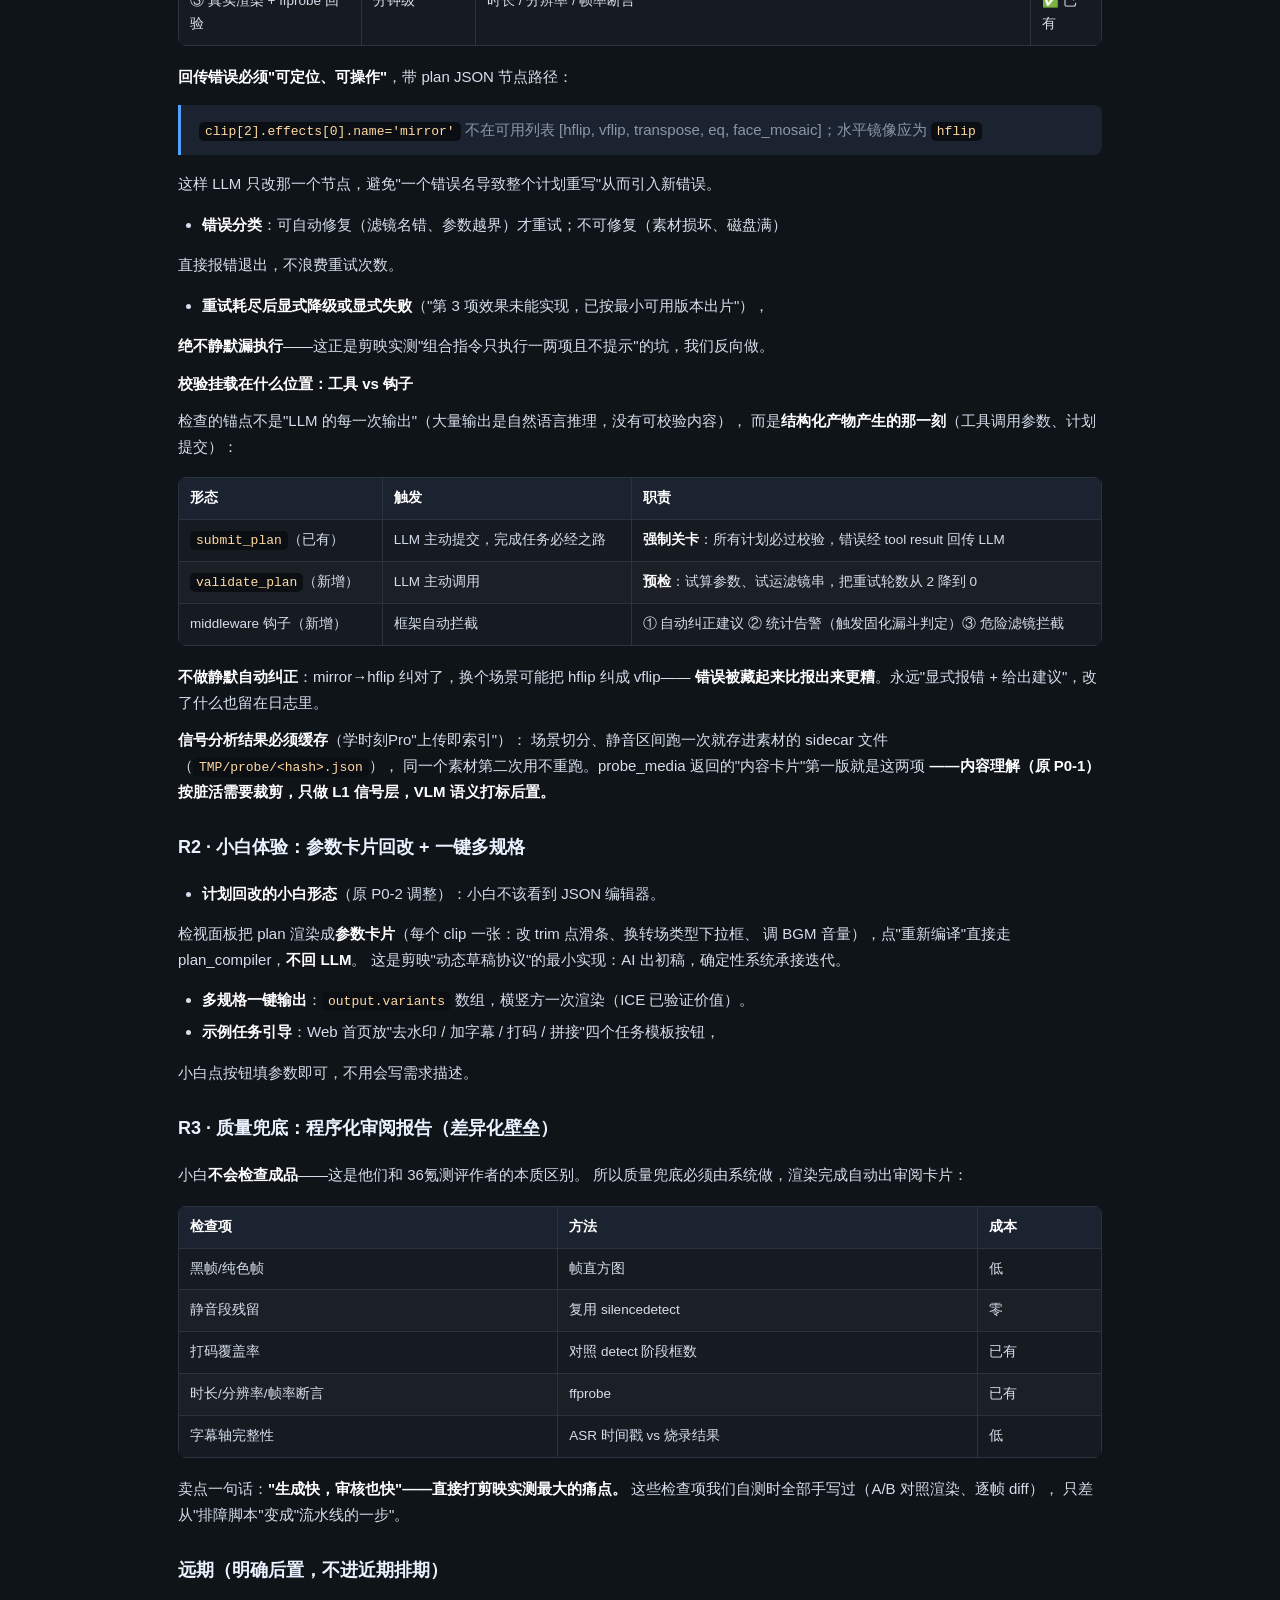
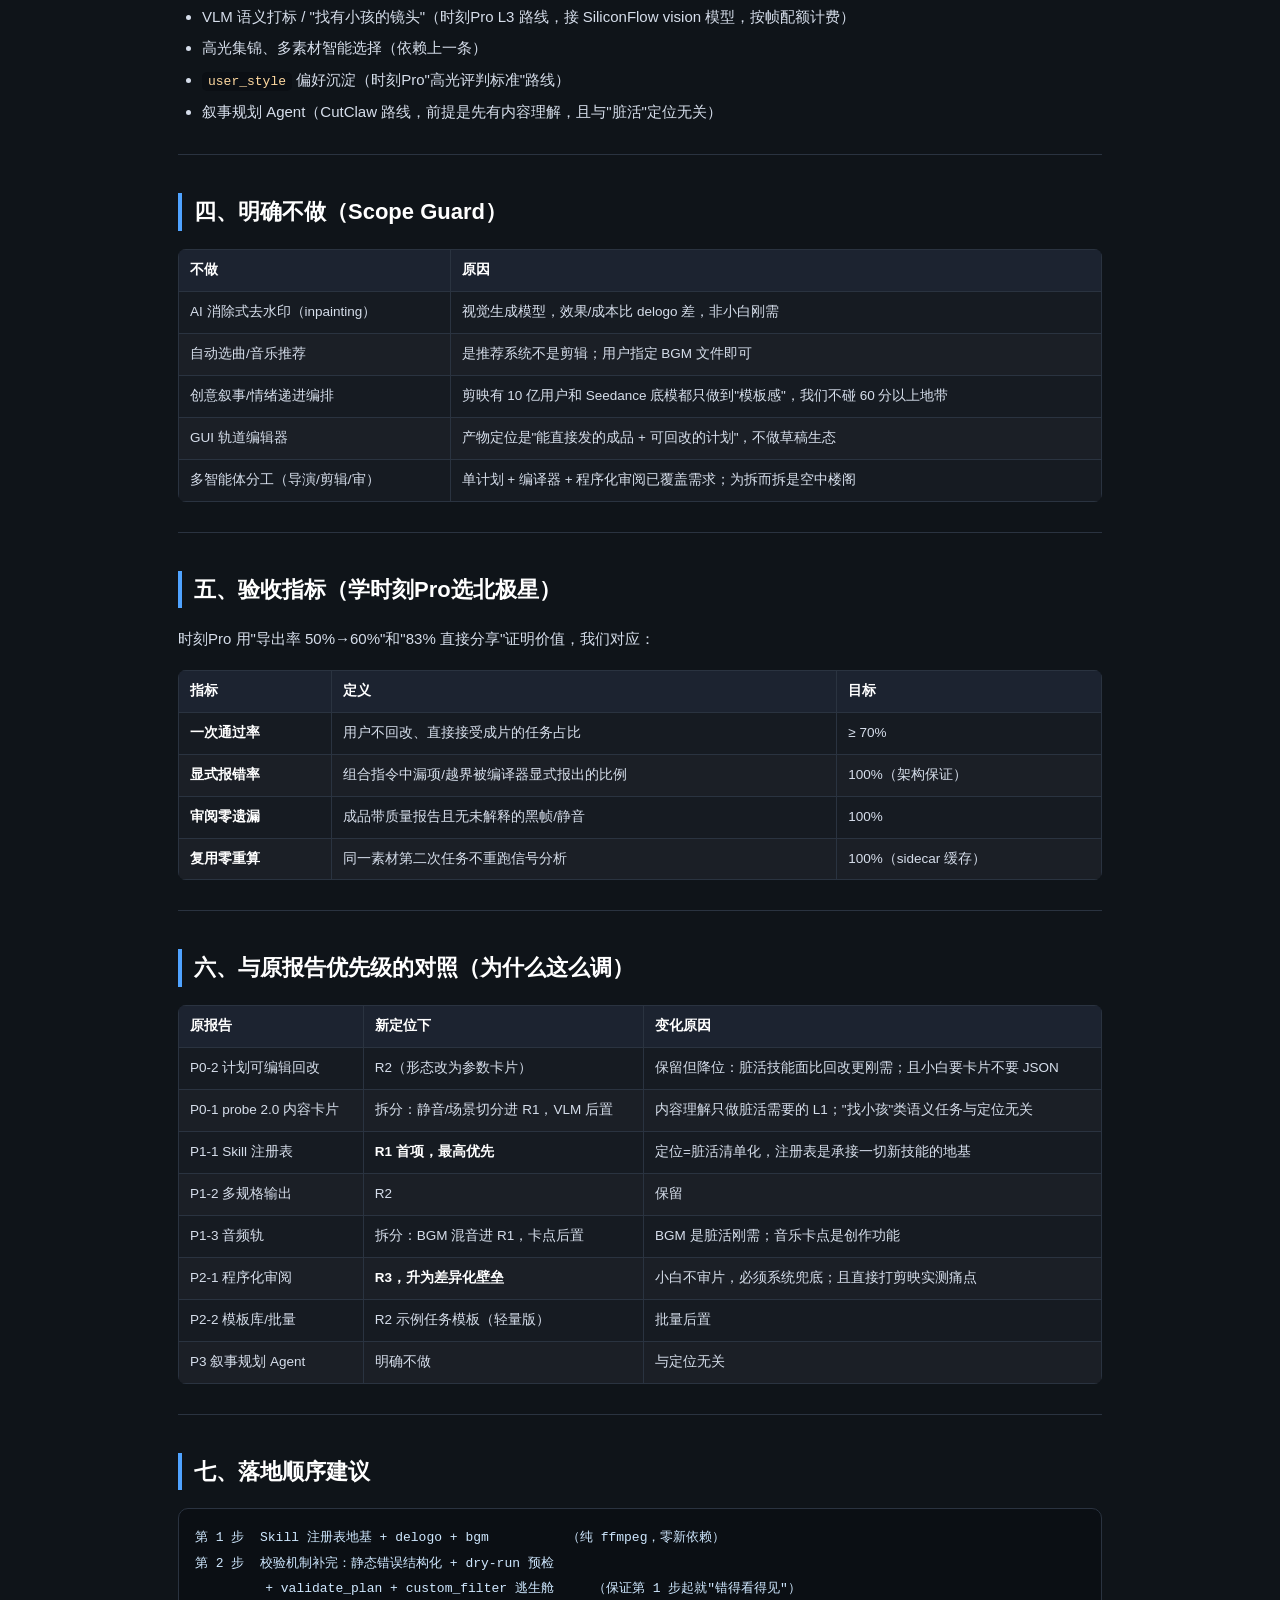
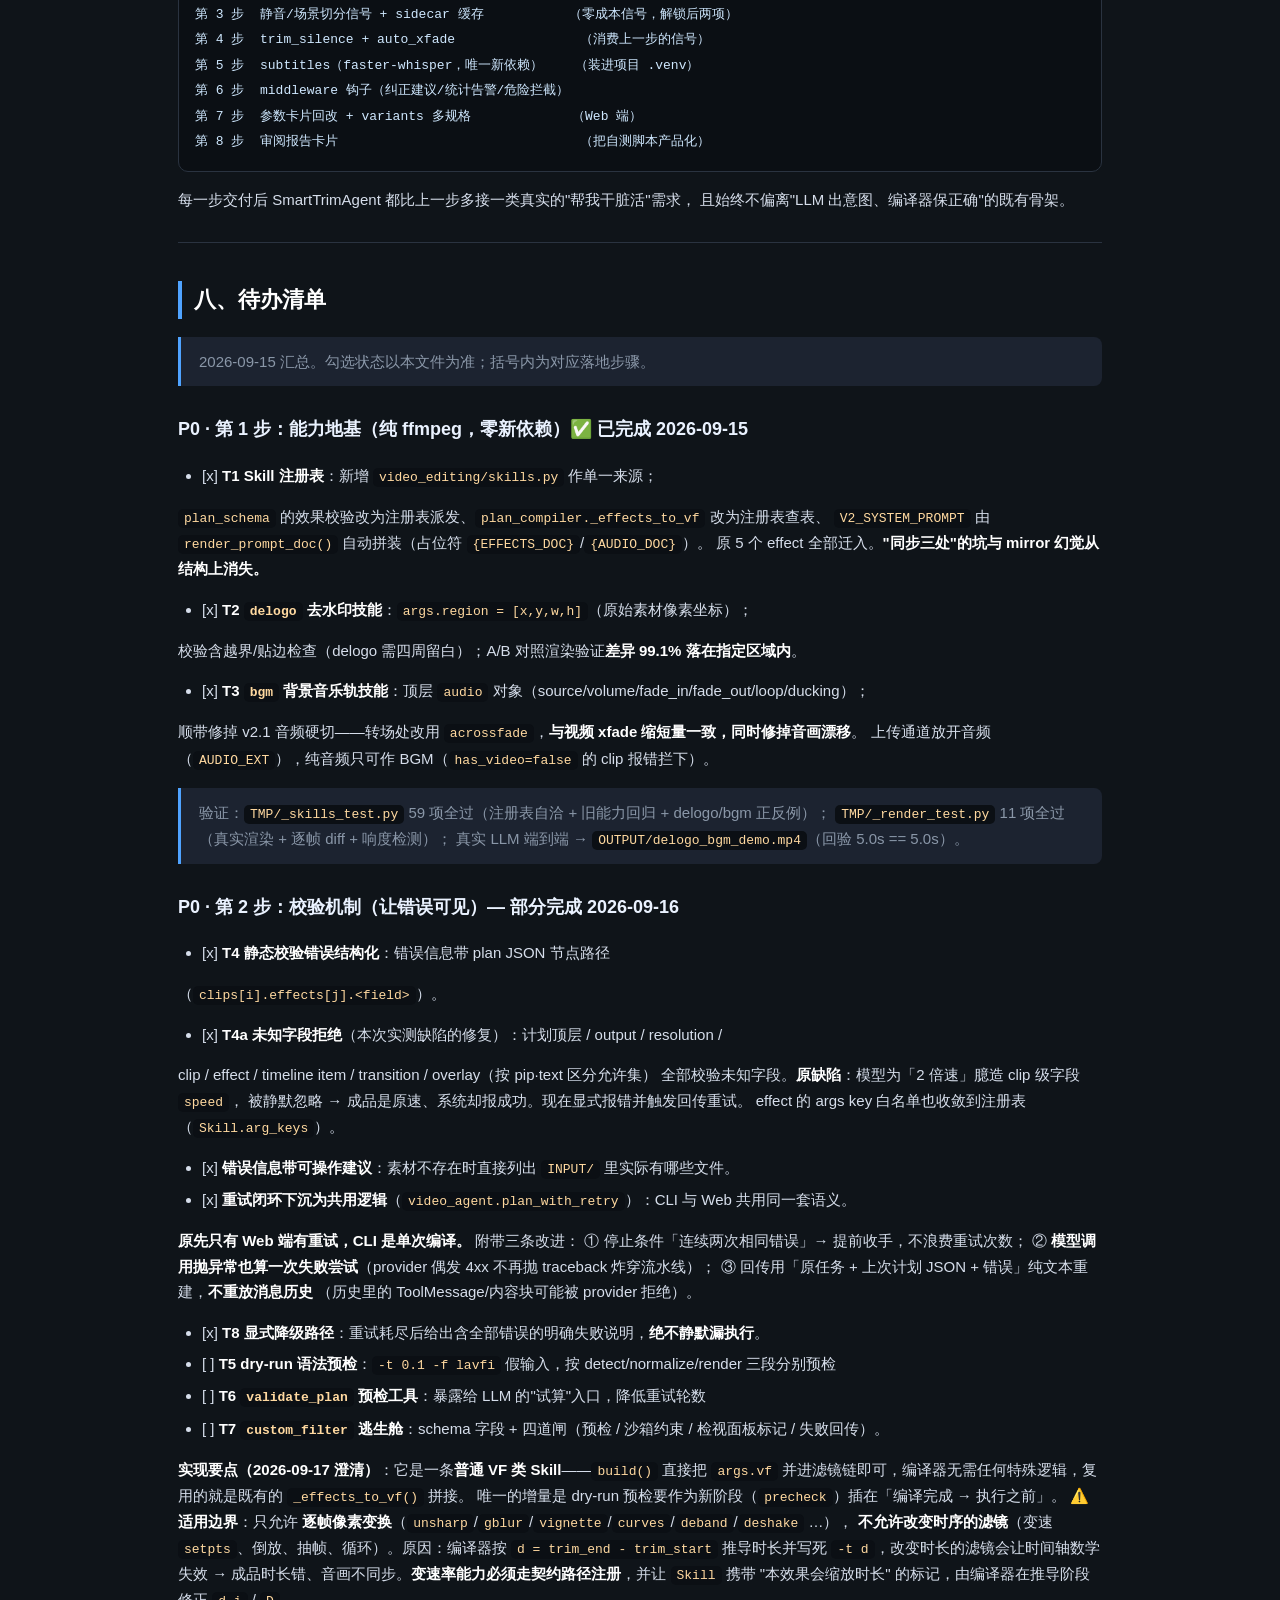
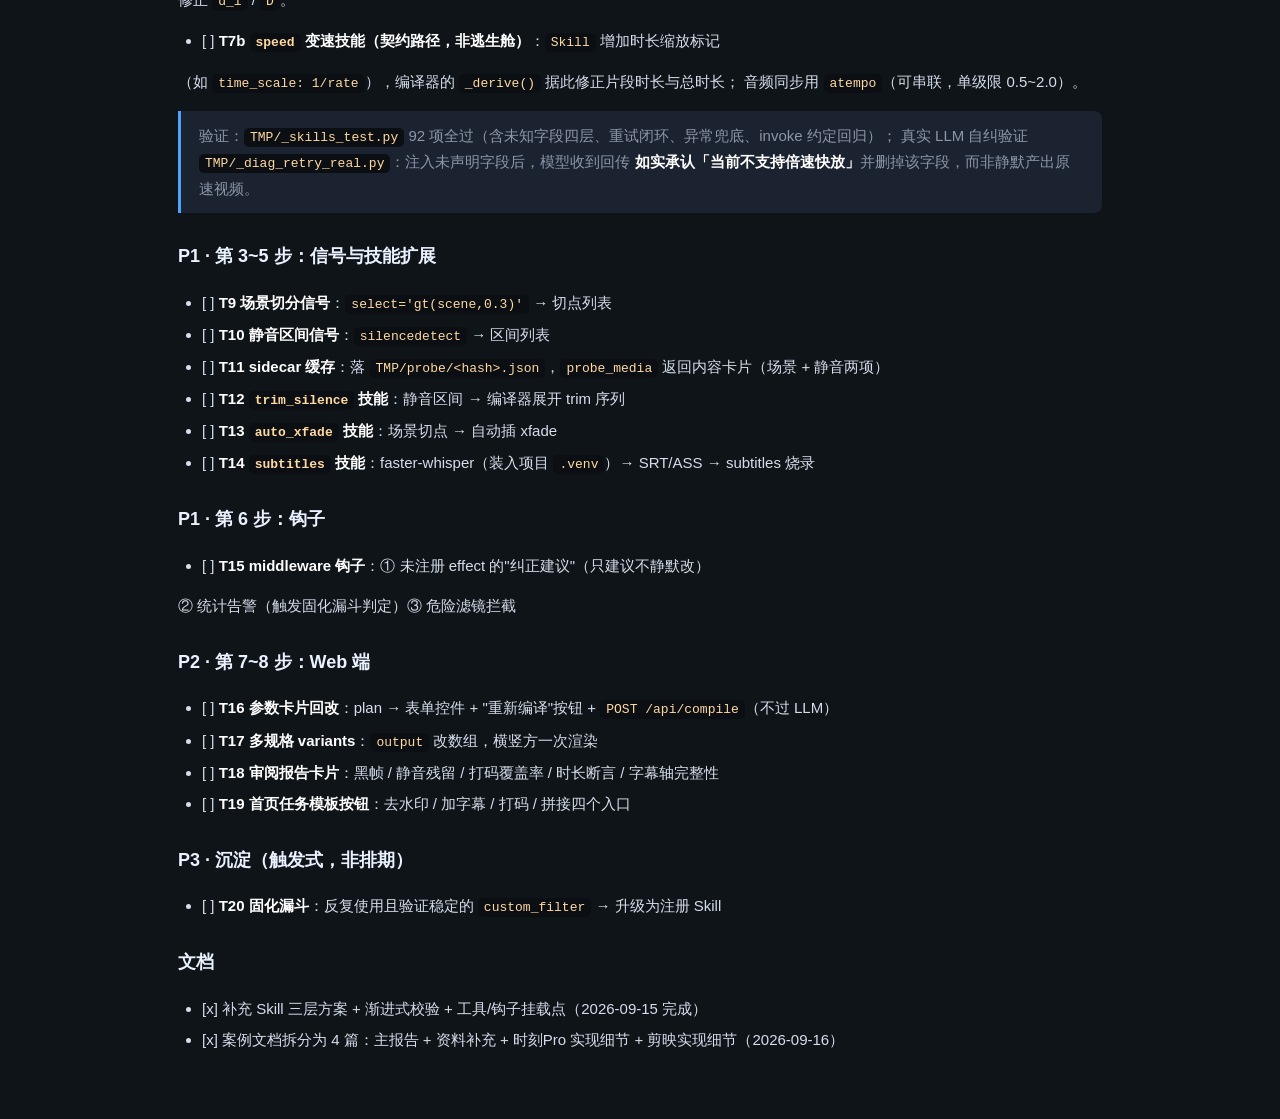
<file: docs/roadmap-dirty-work-automation.html>
<!DOCTYPE html>
<html lang="zh-CN">
<head>
<meta charset="utf-8">
<meta name="viewport" content="width=device-width, initial-scale=1">
<title>SmartTrimAgent 改进方向：脏活自动化 × 小白快速出片</title>
<style>
  :root {
    --bg: #0f1419; --panel: #161b22; --panel2: #1c2330;
    --fg: #d6deeb; --muted: #8a97a8; --accent: #4fa3ff;
    --border: #2a3340; --code-bg: #0b0f14;
  }
  * { box-sizing: border-box; }
  body {
    margin: 0; background: var(--bg); color: var(--fg);
    font-family: -apple-system, "Segoe UI", "PingFang SC", "Microsoft YaHei", sans-serif;
    line-height: 1.7; font-size: 15px;
  }
  .wrap { max-width: 980px; margin: 0 auto; padding: 40px 28px 80px; }
  h1 { font-size: 28px; border-bottom: 2px solid var(--border); padding-bottom: 14px; margin-top: 8px; }
  h2 { font-size: 22px; margin-top: 38px; color: #fff; border-left: 4px solid var(--accent); padding-left: 12px; }
  h3 { font-size: 18px; margin-top: 28px; color: #eaf2ff; }
  h4 { font-size: 15px; color: var(--accent); }
  p { margin: 12px 0; }
  blockquote {
    margin: 16px 0; padding: 12px 18px; background: var(--panel2);
    border-left: 3px solid var(--accent); border-radius: 0 8px 8px 0; color: var(--muted);
  }
  code {
    background: var(--code-bg); padding: 2px 6px; border-radius: 5px;
    font-family: "SFMono-Regular", Consolas, monospace; font-size: 13px; color: #ffd9a0;
  }
  pre {
    background: var(--code-bg); border: 1px solid var(--border); border-radius: 10px;
    padding: 16px; overflow-x: auto;
  }
  pre code { background: none; padding: 0; color: #cfe8ff; }
  table {
    border-collapse: collapse; width: 100%; margin: 18px 0; font-size: 13.5px;
    background: var(--panel); border-radius: 8px; overflow: hidden;
  }
  th, td { border: 1px solid var(--border); padding: 9px 11px; text-align: left; vertical-align: top; }
  th { background: var(--panel2); color: #fff; font-weight: 600; }
  tr:nth-child(even) td { background: rgba(255,255,255,0.02); }
  ul, ol { padding-left: 24px; }
  li { margin: 6px 0; }
  hr { border: none; border-top: 1px solid var(--border); margin: 30px 0; }
  strong { color: #fff; }
</style>
</head>
<body>
<div class="wrap">
<h1>SmartTrimAgent 后续改进方向 —— 脏活自动化 × 小白快速出片</h1>
<blockquote>2026-09-13 ｜ 基于《案例对比报告》《时刻Pro/剪映补充深挖》与定位讨论收敛而成。 定位一句话：<strong>不帮用户生成高创意内容；帮新手小白和刚接触剪辑的人快速出&quot;能用&quot;的片， 把去水印、加字幕、配 BGM、转场、打码这类脏活粗活累活全部自动化。</strong></blockquote>
<hr>
<h2>一、为什么这个定位成立（两个 case 的交叉论证）</h2>
<p><strong>剪映的 68 分实测恰好是定位合理性的证明。</strong> 36氪测评的结论是&quot;效率拉高几倍，但只能从 0 做到 60 分，不懂情绪递进、模板感重&quot;。 注意：<strong>这个批评对专业创作者是缺点，对小白恰恰是够用的</strong>——小白要的就是 &quot;快速得到一个结构完整、节奏规整、挑不出毛病的及格片&quot;。剪映 10 亿用户盘子里， 最大的群体本来就是这个需求。我们不碰它&quot;高光 60 分以上&quot;的地带，只做 0→60 这一段。</p>
<p><strong>Avid 的行业调研给这个定位背书。</strong> 79% 职业剪辑师已在用 AI，最高频用途是语音转文字（60%），87% 认为 AI 的价值在于 &quot;更高效地实现自己的意图&quot;——<strong>连专业用户都优先把 AI 用在脏活上</strong>，小白更是如此。</p>
<p><strong>时刻Pro证明&quot;快速出片&quot;本身就是一个完整产品。</strong> 87% 自然语言成功率、2025 年 1.2 亿条、83% 导出后直接分享——用户付费的就是 &quot;拿到能直接发的东西&quot;。它没有试图做创意表达（那是 PanoMind 端侧高光精选的事）， 云端时刻Pro 的卖点就是&quot;一分钟出能用的片&quot;。</p>
<p><strong>我们的差异化：剪映的两个实测坑，恰好是我们架构的原生强项。</strong></p>
<table><thead><tr><th>剪映实测问题</th><th>根因</th><th>我们的对应机制</th></tr></thead><tbody><tr><td>组合指令常漏执行一两项</td><td>命令式架构：子 Agent 各干各的，无全局合成层</td><td>声明式计划 JSON：编译器统一校验，漏项/越界<strong>显式报错</strong></td></tr><tr><td>&quot;生成快、审核慢&quot;，配错画面不提示</td><td>无程序化质量门禁，审核转嫁给用户</td><td>ffprobe 回验 + 程序化审阅报告（见 R3），<strong>审核也快</strong></td></tr></tbody></table>
<hr>
<h2>二、能力矩阵：脏活清单盘点</h2>
<table><thead><tr><th>脏活</th><th>现状</th><th>技术路径</th><th>诚实边界</th></tr></thead><tbody><tr><td>拼接/裁剪/画幅/转场</td><td>✅ 已有</td><td>—</td><td>—</td></tr><tr><td>人脸打码</td><td>✅ 已有（YuNet）</td><td>—</td><td>—</td></tr><tr><td>花字/水印文字</td><td>✅ 已有（drawtext）</td><td>—</td><td>—</td></tr><tr><td><strong>去水印</strong></td><td>❌</td><td><code>delogo</code> 滤镜（指定区域遮盖）</td><td>是&quot;糊掉&quot;不是 AI 消除（inpainting），效果档次低于剪映，但对固定位置 logo 够用；需诚实告知用户</td></tr><tr><td><strong>加字幕</strong></td><td>❌</td><td>faster-whisper ASR → SRT/ASS → subtitles 滤镜烧录</td><td>本地小模型，免费；口播类素材效果好，嘈杂环境需人工抽查</td></tr><tr><td><strong>配 BGM</strong></td><td>❌</td><td>音频轨：<code>amix</code> + 转场 <code>acrossfade</code> + ducking</td><td>用户指定音频文件；自动选曲不做（那是音乐推荐，不是剪辑）</td></tr><tr><td><strong>自动转场</strong></td><td>⚠️ 半成品</td><td>场景切分（<code>select=&#x27;gt(scene,0.3)&#x27;</code>）+ 在切点自动插 xfade</td><td>需先有场景切分信号（恰好是脏活版内容理解的第一项）</td></tr><tr><td><strong>剪静音/剪口播</strong></td><td>❌</td><td><code>silencedetect</code> → 静音区间列表 → 编译器展开成 trim 序列</td><td>&quot;剪掉所有静音&quot;= 编译器一次循环；口播去&quot;嗯啊&quot;需 ASR 配合（二期）</td></tr><tr><td><strong>多规格一键输出</strong></td><td>❌</td><td>plan schema 的 output 改 variants 数组，编译器循环实例化</td><td>9:16/16:9/1:1；智能裁剪跟主体可后置，第一版居中裁</td></tr></tbody></table>
<p><strong>注意</strong>：这张表里唯一需要&quot;模型&quot;的只有 ASR（L2 专用小模型）。 去水印/字幕烧录/BGM/转场/剪静音全部是 ffmpeg 确定性能力—— <strong>脏活定位的最大红利：几乎不引入 LLM 不确定性，天然落在&quot;工程正确性归程序&quot;的既有路线上。</strong></p>
<hr>
<h2>三、路线：三个阶段</h2>
<h3>R1 · 能力面：Skill 注册表 + 补齐五个脏活（最优先）</h3>
<p><strong>先修地基——Skill 注册表（原 P1-1 提级为 R1 首项）：</strong></p>
<pre><code class="lang-python">SKILLS = {
  &quot;delogo&quot;:       Skill(args_schema={...}, to_vf=..., prompt_doc=...),
  &quot;subtitles&quot;:    Skill(args_schema={...}, to_vf=..., prompt_doc=...),
  &quot;bgm&quot;:          Skill(args_schema={...}, to_af=..., prompt_doc=...),
  &quot;auto_xfade&quot;:   Skill(args_schema={...}, needs=[&quot;scene_cuts&quot;], to_filter=..., ...),
  &quot;trim_silence&quot;: Skill(args_schema={...}, needs=[&quot;silence_ranges&quot;], ...),
  &quot;face_mosaic&quot;:  Skill(...),  # 现有能力迁入
}</code></pre>
<p>schema 校验、命令生成、提示词文档全部从注册表派生—— <strong>一处定义同时消灭&quot;新增 effect 同步三处&quot;的坑和&quot;模型猜不存在的效果名&quot;的坑。</strong> 这正是剪映 Skill 库的最小同构版：Skill = 参数 schema + 执行映射 + 给 LLM 的说明书。</p>
<p><strong>再补五个技能</strong>（每个都是&quot;注册表 + 编译器翻译 + 提示词&quot;一次落地）：</p>
<ol><li><code>delogo</code> 去水印（最快，纯 ffmpeg）</li><li><code>bgm</code> 背景音乐轨（amix/acrossfade，顺手修掉 v2.1 的转场音频硬切）</li><li><code>subtitles</code> ASR 字幕（引入 faster-whisper，唯一新依赖）</li><li><code>trim_silence</code> 剪静音（先做 silencedetect 信号，零成本）</li><li><code>auto_xfade</code> 场景切点自动转场（先做场景切分信号，零成本）</li></ol>
<p><strong>Skill 的能力边界：注册表是漏斗，不是墙</strong>（2026-09-15 讨论定稿）</p>
<p>针对&quot;注册太多 Skill 反而限制 LLM、漏注册就用不了 ffmpeg 能力&quot;的质疑，结论是三层结构：</p>
<table><thead><tr><th>层</th><th>覆盖</th><th>机制</th><th>可靠性</th></tr></thead><tbody><tr><td>① 契约路径</td><td>高频脏活（上表约 15 个 Skill）</td><td>结构化参数 → 编译器翻译</td><td>零幻觉、全参数校验、可回验</td></tr><tr><td>② 逃生舱 <code>custom_filter</code></td><td>长尾 ffmpeg 能力</td><td>LLM 直接写滤镜串，过四道闸</td><td>能跑通，但不背质量保证</td></tr><tr><td>③ 沉淀漏斗</td><td>—</td><td>反复使用且验证稳定 → 升级为注册 Skill</td><td>上限不断变成下限</td></tr></tbody></table>
<p>逃生舱的四道闸：</p>
<ol><li><strong>dry-run 语法预检</strong> —— <code>ffmpeg -t 0.1 -f lavfi -i color=black:s=320x240 -vf &quot;&lt;候选链&gt;&quot; -f null -</code></li><li><strong>沙箱约束</strong> —— 禁写文件类、破坏性、超长耗时滤镜</li><li><strong>显式标记</strong> —— 检视面板标「未验证滤镜」，用户知情</li><li><strong>失败回传重试</strong> —— 复用 MAX_RETRIES 通道</li></ol>
<p>没有第 ③ 层，逃生舱会退化成垃圾堆积场——所有脏活都堆在&quot;未验证&quot;路径里，契约路径形同虚设。 <strong>漏斗的方向永远是：逃生舱是 Skill 的候补队列，不是终点。</strong></p>
<p><strong>为什么不做全开放</strong>：2026-09-11 的 mirror 坑证明，在<strong>仅 5 个已知 effect</strong> 的能力面下 模型仍会幻觉出不存在的能力名（README 示例&quot;水平镜像&quot; → 模型猜 <code>{&quot;name&quot;:&quot;mirror&quot;}</code>， 正确应为 <code>hflip</code>，被 plan_schema 拦下）；给它 300+ 滤镜的自由空间，幻觉率只会更高。 且剪映 / 时刻Pro / Giga / ICE 无一例外都选择受控能力面，没有先例支持全开放。</p>
<p><strong>渐进式校验与失败回传</strong>（2026-09-15 讨论定稿）</p>
<p>校验按&quot;由便宜到贵&quot;三层排布，每层失败都带结构化错误回传 LLM：</p>
<table><thead><tr><th>层</th><th>成本</th><th>检查内容</th><th>现状</th></tr></thead><tbody><tr><td>① 静态 schema 校验</td><td>0 成本 / 毫秒级</td><td>效果名白名单、参数范围、时间轴数学</td><td>✅ 已有</td></tr><tr><td>② dry-run 语法预检</td><td>秒级</td><td>filtergraph 能否被 ffmpeg 解析（按 detect / normalize / render 三段分别预检，便于定位）</td><td>需新增</td></tr><tr><td>③ 真实渲染 + ffprobe 回验</td><td>分钟级</td><td>时长 / 分辨率 / 帧率断言</td><td>✅ 已有</td></tr></tbody></table>
<p><strong>回传错误必须&quot;可定位、可操作&quot;</strong>，带 plan JSON 节点路径：</p>
<blockquote><code>clip[2].effects[0].name=&#x27;mirror&#x27;</code> 不在可用列表 [hflip, vflip, transpose, eq, face_mosaic]；水平镜像应为 <code>hflip</code></blockquote>
<p>这样 LLM 只改那一个节点，避免&quot;一个错误名导致整个计划重写&quot;从而引入新错误。</p>
<ul><li><strong>错误分类</strong>：可自动修复（滤镜名错、参数越界）才重试；不可修复（素材损坏、磁盘满）</li></ul>
<p>直接报错退出，不浪费重试次数。</p>
<ul><li><strong>重试耗尽后显式降级或显式失败</strong>（&quot;第 3 项效果未能实现，已按最小可用版本出片&quot;），</li></ul>
<p><strong>绝不静默漏执行</strong>——这正是剪映实测&quot;组合指令只执行一两项且不提示&quot;的坑，我们反向做。</p>
<p><strong>校验挂载在什么位置：工具 vs 钩子</strong></p>
<p>检查的锚点不是&quot;LLM 的每一次输出&quot;（大量输出是自然语言推理，没有可校验内容）， 而是<strong>结构化产物产生的那一刻</strong>（工具调用参数、计划提交）：</p>
<table><thead><tr><th>形态</th><th>触发</th><th>职责</th></tr></thead><tbody><tr><td><code>submit_plan</code>（已有）</td><td>LLM 主动提交，完成任务必经之路</td><td><strong>强制关卡</strong>：所有计划必过校验，错误经 tool result 回传 LLM</td></tr><tr><td><code>validate_plan</code>（新增）</td><td>LLM 主动调用</td><td><strong>预检</strong>：试算参数、试运滤镜串，把重试轮数从 2 降到 0</td></tr><tr><td>middleware 钩子（新增）</td><td>框架自动拦截</td><td>① 自动纠正建议 ② 统计告警（触发固化漏斗判定）③ 危险滤镜拦截</td></tr></tbody></table>
<p><strong>不做静默自动纠正</strong>：mirror→hflip 纠对了，换个场景可能把 hflip 纠成 vflip—— <strong>错误被藏起来比报出来更糟</strong>。永远&quot;显式报错 + 给出建议&quot;，改了什么也留在日志里。</p>
<p><strong>信号分析结果必须缓存</strong>（学时刻Pro&quot;上传即索引&quot;）： 场景切分、静音区间跑一次就存进素材的 sidecar 文件（<code>TMP/probe/&lt;hash&gt;.json</code>）， 同一个素材第二次用不重跑。probe_media 返回的&quot;内容卡片&quot;第一版就是这两项 <strong>——内容理解（原 P0-1）按脏活需要裁剪，只做 L1 信号层，VLM 语义打标后置。</strong></p>
<h3>R2 · 小白体验：参数卡片回改 + 一键多规格</h3>
<ul><li><strong>计划回改的小白形态</strong>（原 P0-2 调整）：小白不该看到 JSON 编辑器。</li></ul>
<p>检视面板把 plan 渲染成<strong>参数卡片</strong>（每个 clip 一张：改 trim 点滑条、换转场类型下拉框、 调 BGM 音量），点&quot;重新编译&quot;直接走 plan_compiler，<strong>不回 LLM</strong>。 这是剪映&quot;动态草稿协议&quot;的最小实现：AI 出初稿，确定性系统承接迭代。</p>
<ul><li><strong>多规格一键输出</strong>：<code>output.variants</code> 数组，横竖方一次渲染（ICE 已验证价值）。</li><li><strong>示例任务引导</strong>：Web 首页放&quot;去水印 / 加字幕 / 打码 / 拼接&quot;四个任务模板按钮，</li></ul>
<p>小白点按钮填参数即可，不用会写需求描述。</p>
<h3>R3 · 质量兜底：程序化审阅报告（差异化壁垒）</h3>
<p>小白<strong>不会检查成品</strong>——这是他们和 36氪测评作者的本质区别。 所以质量兜底必须由系统做，渲染完成自动出审阅卡片：</p>
<table><thead><tr><th>检查项</th><th>方法</th><th>成本</th></tr></thead><tbody><tr><td>黑帧/纯色帧</td><td>帧直方图</td><td>低</td></tr><tr><td>静音段残留</td><td>复用 silencedetect</td><td>零</td></tr><tr><td>打码覆盖率</td><td>对照 detect 阶段框数</td><td>已有</td></tr><tr><td>时长/分辨率/帧率断言</td><td>ffprobe</td><td>已有</td></tr><tr><td>字幕轴完整性</td><td>ASR 时间戳 vs 烧录结果</td><td>低</td></tr></tbody></table>
<p>卖点一句话：<strong>&quot;生成快，审核也快&quot;——直接打剪映实测最大的痛点。</strong> 这些检查项我们自测时全部手写过（A/B 对照渲染、逐帧 diff）， 只差从&quot;排障脚本&quot;变成&quot;流水线的一步&quot;。</p>
<h3>远期（明确后置，不进近期排期）</h3>
<ul><li>VLM 语义打标 / &quot;找有小孩的镜头&quot;（时刻Pro L3 路线，接 SiliconFlow vision 模型，按帧配额计费）</li><li>高光集锦、多素材智能选择（依赖上一条）</li><li><code>user_style</code> 偏好沉淀（时刻Pro&quot;高光评判标准&quot;路线）</li><li>叙事规划 Agent（CutClaw 路线，前提是先有内容理解，且与&quot;脏活&quot;定位无关）</li></ul>
<hr>
<h2>四、明确不做（Scope Guard）</h2>
<table><thead><tr><th>不做</th><th>原因</th></tr></thead><tbody><tr><td>AI 消除式去水印（inpainting）</td><td>视觉生成模型，效果/成本比 delogo 差，非小白刚需</td></tr><tr><td>自动选曲/音乐推荐</td><td>是推荐系统不是剪辑；用户指定 BGM 文件即可</td></tr><tr><td>创意叙事/情绪递进编排</td><td>剪映有 10 亿用户和 Seedance 底模都只做到&quot;模板感&quot;，我们不碰 60 分以上地带</td></tr><tr><td>GUI 轨道编辑器</td><td>产物定位是&quot;能直接发的成品 + 可回改的计划&quot;，不做草稿生态</td></tr><tr><td>多智能体分工（导演/剪辑/审）</td><td>单计划 + 编译器 + 程序化审阅已覆盖需求；为拆而拆是空中楼阁</td></tr></tbody></table>
<hr>
<h2>五、验收指标（学时刻Pro选北极星）</h2>
<p>时刻Pro 用&quot;导出率 50%→60%&quot;和&quot;83% 直接分享&quot;证明价值，我们对应：</p>
<table><thead><tr><th>指标</th><th>定义</th><th>目标</th></tr></thead><tbody><tr><td><strong>一次通过率</strong></td><td>用户不回改、直接接受成片的任务占比</td><td>≥ 70%</td></tr><tr><td><strong>显式报错率</strong></td><td>组合指令中漏项/越界被编译器显式报出的比例</td><td>100%（架构保证）</td></tr><tr><td><strong>审阅零遗漏</strong></td><td>成品带质量报告且无未解释的黑帧/静音</td><td>100%</td></tr><tr><td><strong>复用零重算</strong></td><td>同一素材第二次任务不重跑信号分析</td><td>100%（sidecar 缓存）</td></tr></tbody></table>
<hr>
<h2>六、与原报告优先级的对照（为什么这么调）</h2>
<table><thead><tr><th>原报告</th><th>新定位下</th><th>变化原因</th></tr></thead><tbody><tr><td>P0-2 计划可编辑回改</td><td>R2（形态改为参数卡片）</td><td>保留但降位：脏活技能面比回改更刚需；且小白要卡片不要 JSON</td></tr><tr><td>P0-1 probe 2.0 内容卡片</td><td>拆分：静音/场景切分进 R1，VLM 后置</td><td>内容理解只做脏活需要的 L1；&quot;找小孩&quot;类语义任务与定位无关</td></tr><tr><td>P1-1 Skill 注册表</td><td><strong>R1 首项，最高优先</strong></td><td>定位=脏活清单化，注册表是承接一切新技能的地基</td></tr><tr><td>P1-2 多规格输出</td><td>R2</td><td>保留</td></tr><tr><td>P1-3 音频轨</td><td>拆分：BGM 混音进 R1，卡点后置</td><td>BGM 是脏活刚需；音乐卡点是创作功能</td></tr><tr><td>P2-1 程序化审阅</td><td><strong>R3，升为差异化壁垒</strong></td><td>小白不审片，必须系统兜底；且直接打剪映实测痛点</td></tr><tr><td>P2-2 模板库/批量</td><td>R2 示例任务模板（轻量版）</td><td>批量后置</td></tr><tr><td>P3 叙事规划 Agent</td><td>明确不做</td><td>与定位无关</td></tr></tbody></table>
<hr>
<h2>七、落地顺序建议</h2>
<pre><code>第 1 步  Skill 注册表地基 + delogo + bgm          （纯 ffmpeg，零新依赖）
第 2 步  校验机制补完：静态错误结构化 + dry-run 预检
         + validate_plan + custom_filter 逃生舱     （保证第 1 步起就&quot;错得看得见&quot;）
第 3 步  静音/场景切分信号 + sidecar 缓存           （零成本信号，解锁后两项）
第 4 步  trim_silence + auto_xfade                （消费上一步的信号）
第 5 步  subtitles（faster-whisper，唯一新依赖）    （装进项目 .venv）
第 6 步  middleware 钩子（纠正建议/统计告警/危险拦截）
第 7 步  参数卡片回改 + variants 多规格             （Web 端）
第 8 步  审阅报告卡片                               （把自测脚本产品化）</code></pre>
<p>每一步交付后 SmartTrimAgent 都比上一步多接一类真实的&quot;帮我干脏活&quot;需求， 且始终不偏离&quot;LLM 出意图、编译器保正确&quot;的既有骨架。</p>
<hr>
<h2>八、待办清单</h2>
<blockquote>2026-09-15 汇总。勾选状态以本文件为准；括号内为对应落地步骤。</blockquote>
<h3>P0 · 第 1 步：能力地基（纯 ffmpeg，零新依赖）✅ 已完成 2026-09-15</h3>
<ul><li>[x] <strong>T1 Skill 注册表</strong>：新增 <code>video_editing/skills.py</code> 作单一来源；</li></ul>
<p><code>plan_schema</code> 的效果校验改为注册表派发、<code>plan_compiler._effects_to_vf</code> 改为注册表查表、 <code>V2_SYSTEM_PROMPT</code> 由 <code>render_prompt_doc()</code> 自动拼装（占位符 <code>{EFFECTS_DOC}</code>/<code>{AUDIO_DOC}</code>）。 原 5 个 effect 全部迁入。<strong>&quot;同步三处&quot;的坑与 mirror 幻觉从结构上消失。</strong></p>
<ul><li>[x] <strong>T2 <code>delogo</code> 去水印技能</strong>：<code>args.region = [x,y,w,h]</code>（原始素材像素坐标）；</li></ul>
<p>校验含越界/贴边检查（delogo 需四周留白）；A/B 对照渲染验证<strong>差异 99.1% 落在指定区域内</strong>。</p>
<ul><li>[x] <strong>T3 <code>bgm</code> 背景音乐轨技能</strong>：顶层 <code>audio</code> 对象（source/volume/fade_in/fade_out/loop/ducking）；</li></ul>
<p>顺带修掉 v2.1 音频硬切——转场处改用 <code>acrossfade</code>，<strong>与视频 xfade 缩短量一致，同时修掉音画漂移</strong>。 上传通道放开音频（<code>AUDIO_EXT</code>），纯音频只可作 BGM（<code>has_video=false</code> 的 clip 报错拦下）。</p>
<blockquote>验证：<code>TMP/_skills_test.py</code> 59 项全过（注册表自洽 + 旧能力回归 + delogo/bgm 正反例）； <code>TMP/_render_test.py</code> 11 项全过（真实渲染 + 逐帧 diff + 响度检测）； 真实 LLM 端到端 → <code>OUTPUT/delogo_bgm_demo.mp4</code>（回验 5.0s == 5.0s）。</blockquote>
<h3>P0 · 第 2 步：校验机制（让错误可见）— 部分完成 2026-09-16</h3>
<ul><li>[x] <strong>T4 静态校验错误结构化</strong>：错误信息带 plan JSON 节点路径</li></ul>
<p>（<code>clips[i].effects[j].&lt;field&gt;</code>）。</p>
<ul><li>[x] <strong>T4a 未知字段拒绝</strong>（本次实测缺陷的修复）：计划顶层 / output / resolution /</li></ul>
<p>clip / effect / timeline item / transition / overlay（按 pip·text 区分允许集） 全部校验未知字段。<strong>原缺陷</strong>：模型为「2 倍速」臆造 clip 级字段 <code>speed</code>， 被静默忽略 → 成品是原速、系统却报成功。现在显式报错并触发回传重试。 effect 的 args key 白名单也收敛到注册表（<code>Skill.arg_keys</code>）。</p>
<ul><li>[x] <strong>错误信息带可操作建议</strong>：素材不存在时直接列出 <code>INPUT/</code> 里实际有哪些文件。</li><li>[x] <strong>重试闭环下沉为共用逻辑</strong>（<code>video_agent.plan_with_retry</code>）：CLI 与 Web 共用同一套语义。</li></ul>
<p><strong>原先只有 Web 端有重试，CLI 是单次编译。</strong> 附带三条改进： ① 停止条件「连续两次相同错误」→ 提前收手，不浪费重试次数； ② <strong>模型调用抛异常也算一次失败尝试</strong>（provider 偶发 4xx 不再抛 traceback 炸穿流水线）； ③ 回传用「原任务 + 上次计划 JSON + 错误」纯文本重建，<strong>不重放消息历史</strong> （历史里的 ToolMessage/内容块可能被 provider 拒绝）。</p>
<ul><li>[x] <strong>T8 显式降级路径</strong>：重试耗尽后给出含全部错误的明确失败说明，<strong>绝不静默漏执行</strong>。</li><li>[ ] <strong>T5 dry-run 语法预检</strong>：<code>-t 0.1 -f lavfi</code> 假输入，按 detect/normalize/render 三段分别预检</li><li>[ ] <strong>T6 <code>validate_plan</code> 预检工具</strong>：暴露给 LLM 的&quot;试算&quot;入口，降低重试轮数</li><li>[ ] <strong>T7 <code>custom_filter</code> 逃生舱</strong>：schema 字段 + 四道闸（预检 / 沙箱约束 / 检视面板标记 / 失败回传）。</li></ul>
<p><strong>实现要点（2026-09-17 澄清）</strong>：它是一条<strong>普通 VF 类 Skill</strong>——<code>build()</code> 直接把 <code>args.vf</code> 并进滤镜链即可，编译器无需任何特殊逻辑，复用的就是既有的 <code>_effects_to_vf()</code> 拼接。 唯一的增量是 dry-run 预检要作为新阶段（<code>precheck</code>）插在「编译完成 → 执行之前」。 ⚠️ <strong>适用边界</strong>：只允许 <strong>逐帧像素变换</strong>（<code>unsharp</code>/<code>gblur</code>/<code>vignette</code>/<code>curves</code>/<code>deband</code>/<code>deshake</code> …）， <strong>不允许改变时序的滤镜</strong>（变速 <code>setpts</code>、倒放、抽帧、循环）。原因：编译器按 <code>d = trim_end - trim_start</code> 推导时长并写死 <code>-t d</code>，改变时长的滤镜会让时间轴数学失效 → 成品时长错、音画不同步。<strong>变速率能力必须走契约路径注册</strong>，并让 <code>Skill</code> 携带 &quot;本效果会缩放时长&quot; 的标记，由编译器在推导阶段修正 <code>d_i</code> / <code>D</code>。</p>
<ul><li>[ ] <strong>T7b <code>speed</code> 变速技能（契约路径，非逃生舱）</strong>：<code>Skill</code> 增加时长缩放标记</li></ul>
<p>（如 <code>time_scale: 1/rate</code>），编译器的 <code>_derive()</code> 据此修正片段时长与总时长； 音频同步用 <code>atempo</code>（可串联，单级限 0.5~2.0）。</p>
<blockquote>验证：<code>TMP/_skills_test.py</code> 92 项全过（含未知字段四层、重试闭环、异常兜底、invoke 约定回归）； 真实 LLM 自纠验证 <code>TMP/_diag_retry_real.py</code>：注入未声明字段后，模型收到回传 <strong>如实承认「当前不支持倍速快放」</strong>并删掉该字段，而非静默产出原速视频。</blockquote>
<h3>P1 · 第 3~5 步：信号与技能扩展</h3>
<ul><li>[ ] <strong>T9 场景切分信号</strong>：<code>select=&#x27;gt(scene,0.3)&#x27;</code> → 切点列表</li><li>[ ] <strong>T10 静音区间信号</strong>：<code>silencedetect</code> → 区间列表</li><li>[ ] <strong>T11 sidecar 缓存</strong>：落 <code>TMP/probe/&lt;hash&gt;.json</code>，<code>probe_media</code> 返回内容卡片（场景 + 静音两项）</li><li>[ ] <strong>T12 <code>trim_silence</code> 技能</strong>：静音区间 → 编译器展开 trim 序列</li><li>[ ] <strong>T13 <code>auto_xfade</code> 技能</strong>：场景切点 → 自动插 xfade</li><li>[ ] <strong>T14 <code>subtitles</code> 技能</strong>：faster-whisper（装入项目 <code>.venv</code>）→ SRT/ASS → subtitles 烧录</li></ul>
<h3>P1 · 第 6 步：钩子</h3>
<ul><li>[ ] <strong>T15 middleware 钩子</strong>：① 未注册 effect 的&quot;纠正建议&quot;（只建议不静默改）</li></ul>
<p>② 统计告警（触发固化漏斗判定）③ 危险滤镜拦截</p>
<h3>P2 · 第 7~8 步：Web 端</h3>
<ul><li>[ ] <strong>T16 参数卡片回改</strong>：plan → 表单控件 + &quot;重新编译&quot;按钮 + <code>POST /api/compile</code>（不过 LLM）</li><li>[ ] <strong>T17 多规格 variants</strong>：<code>output</code> 改数组，横竖方一次渲染</li><li>[ ] <strong>T18 审阅报告卡片</strong>：黑帧 / 静音残留 / 打码覆盖率 / 时长断言 / 字幕轴完整性</li><li>[ ] <strong>T19 首页任务模板按钮</strong>：去水印 / 加字幕 / 打码 / 拼接四个入口</li></ul>
<h3>P3 · 沉淀（触发式，非排期）</h3>
<ul><li>[ ] <strong>T20 固化漏斗</strong>：反复使用且验证稳定的 <code>custom_filter</code> → 升级为注册 Skill</li></ul>
<h3>文档</h3>
<ul><li>[x] 补充 Skill 三层方案 + 渐进式校验 + 工具/钩子挂载点（2026-09-15 完成）</li><li>[x] 案例文档拆分为 4 篇：主报告 + 资料补充 + 时刻Pro 实现细节 + 剪映实现细节（2026-09-16）</li></ul>
</div>
</body>
</html>
</file>
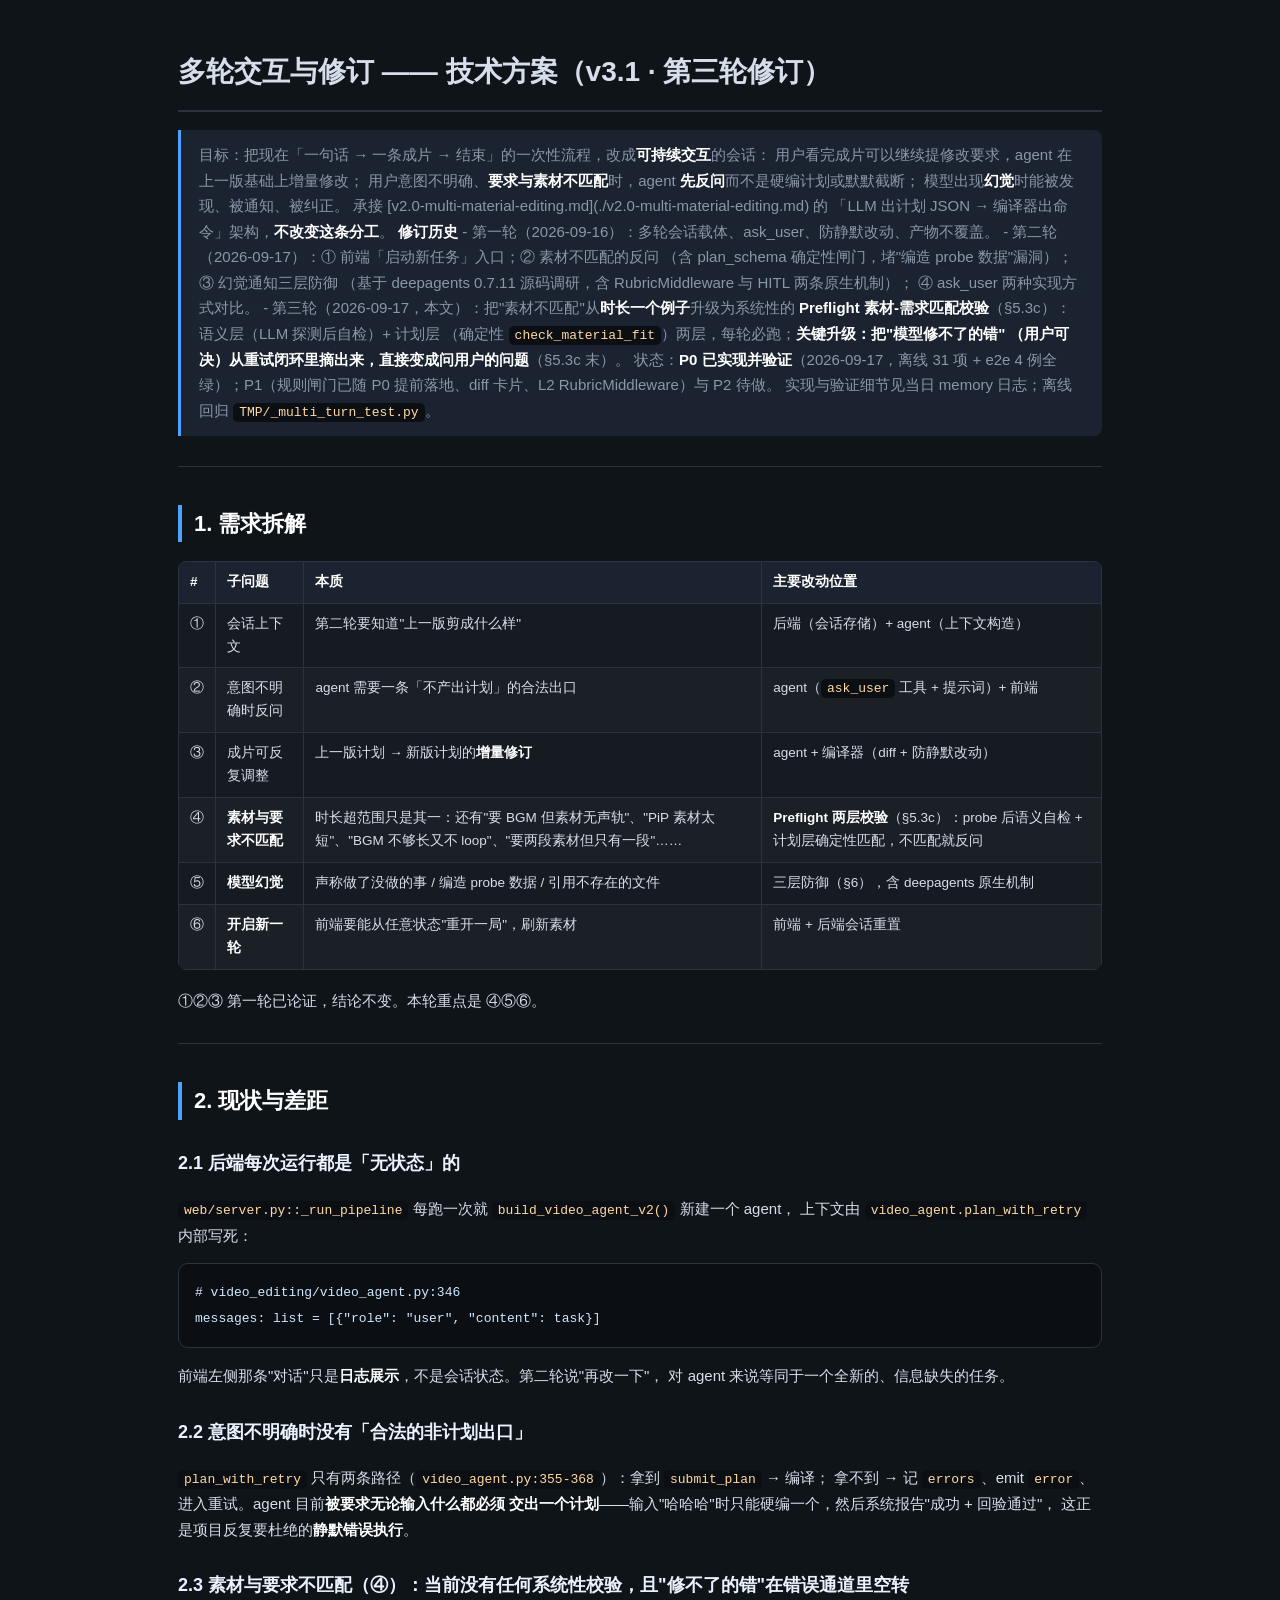
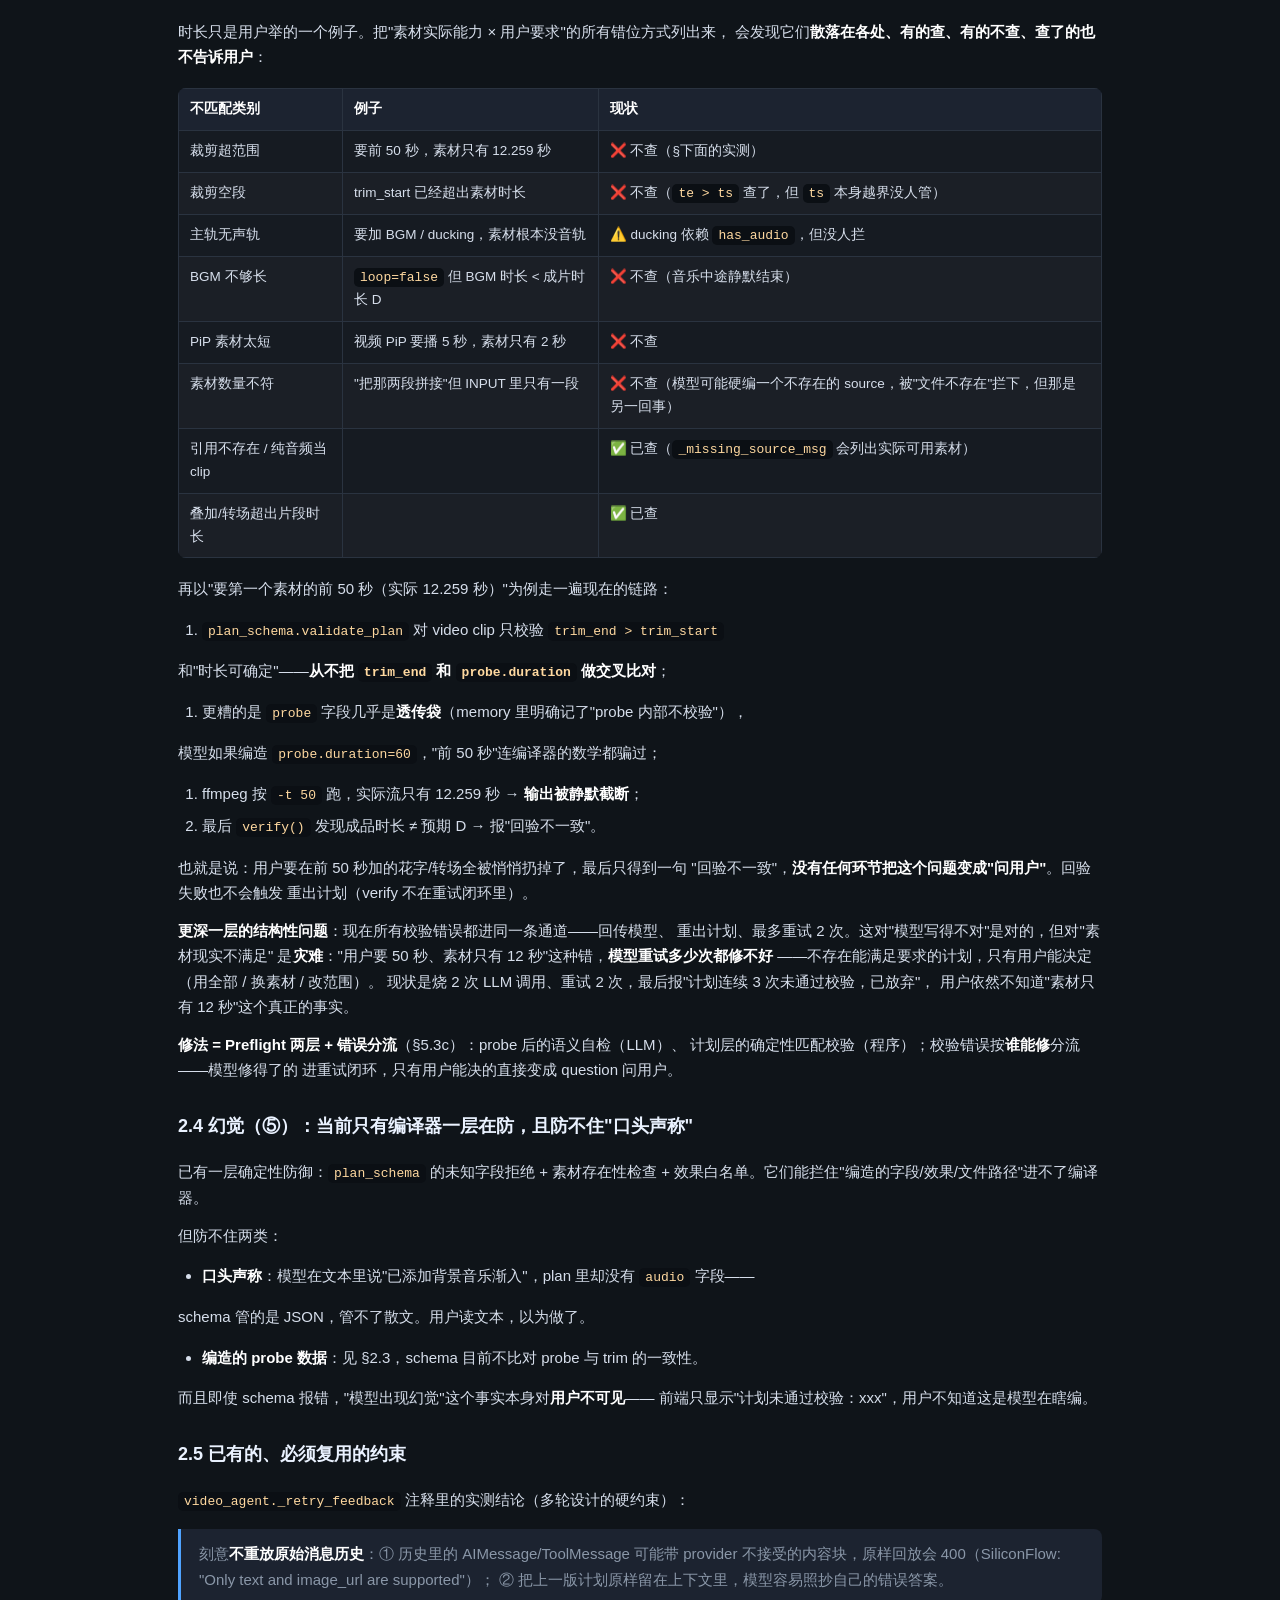
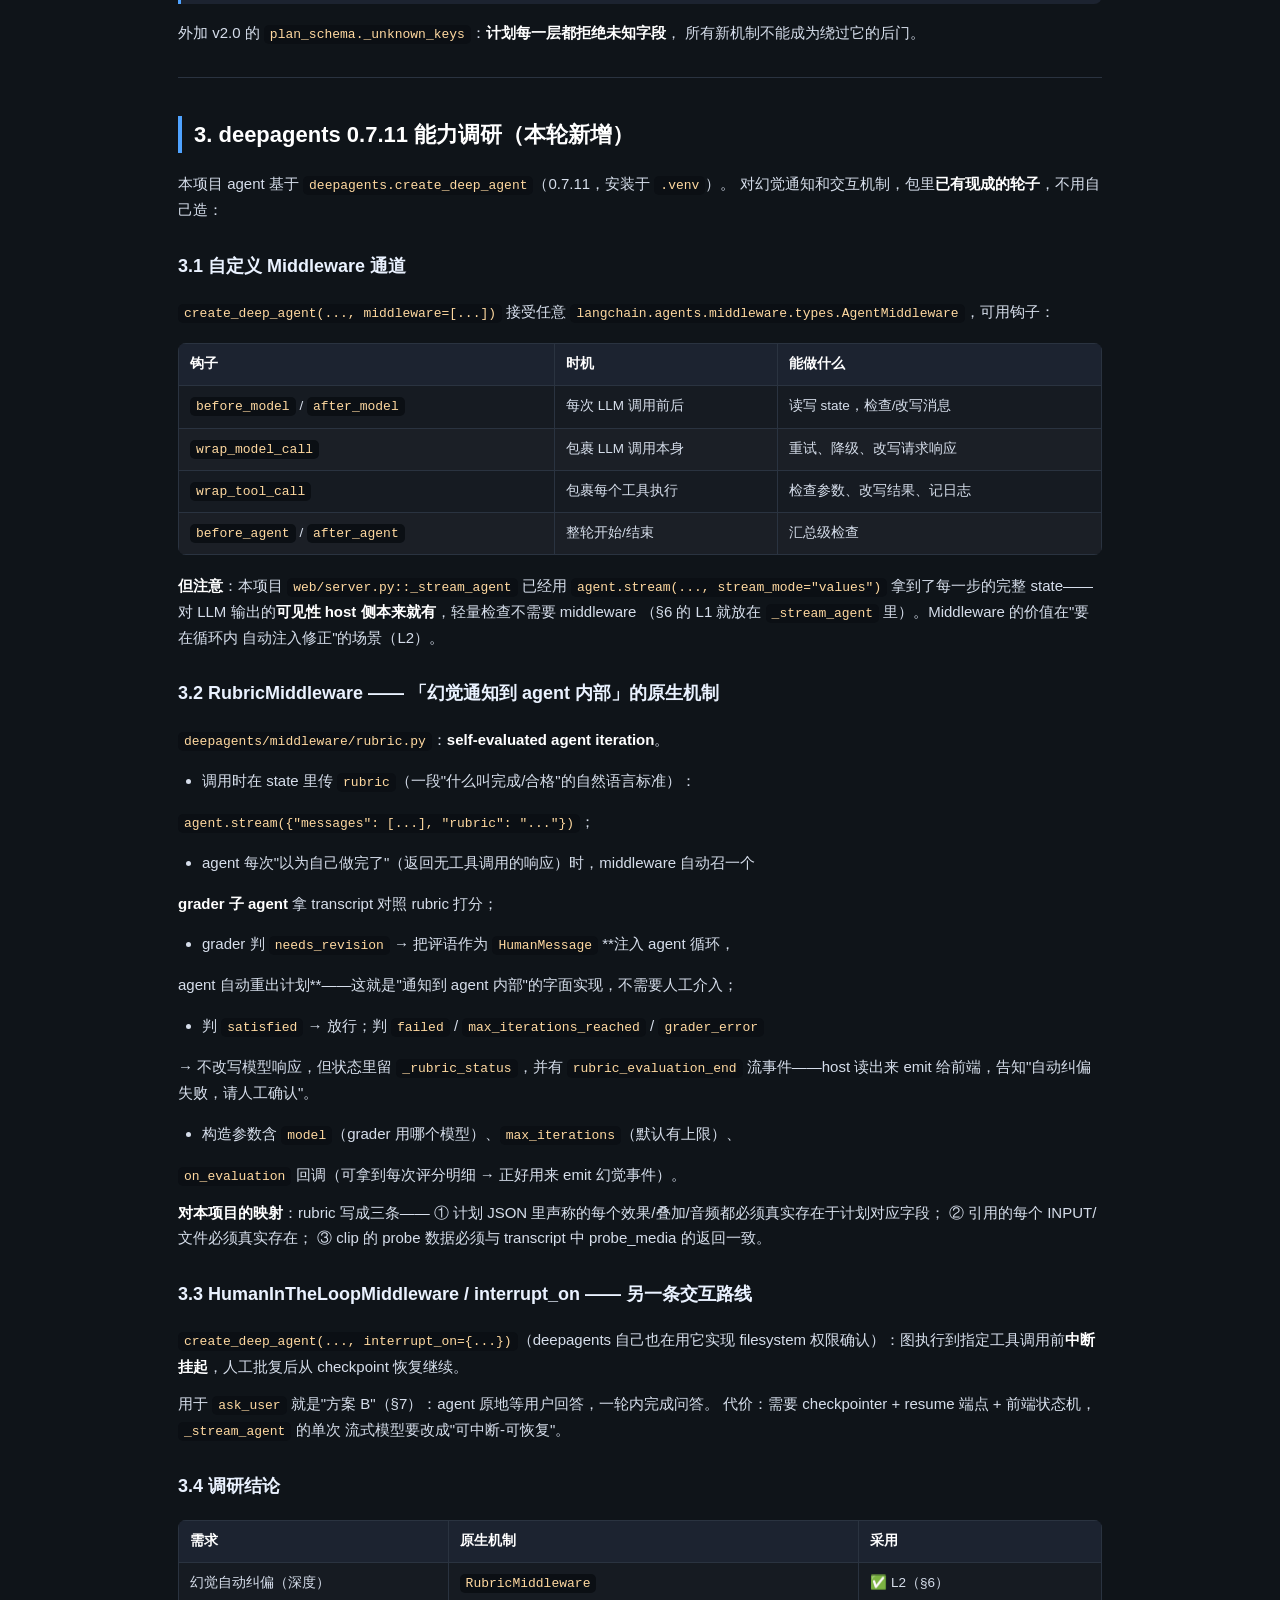
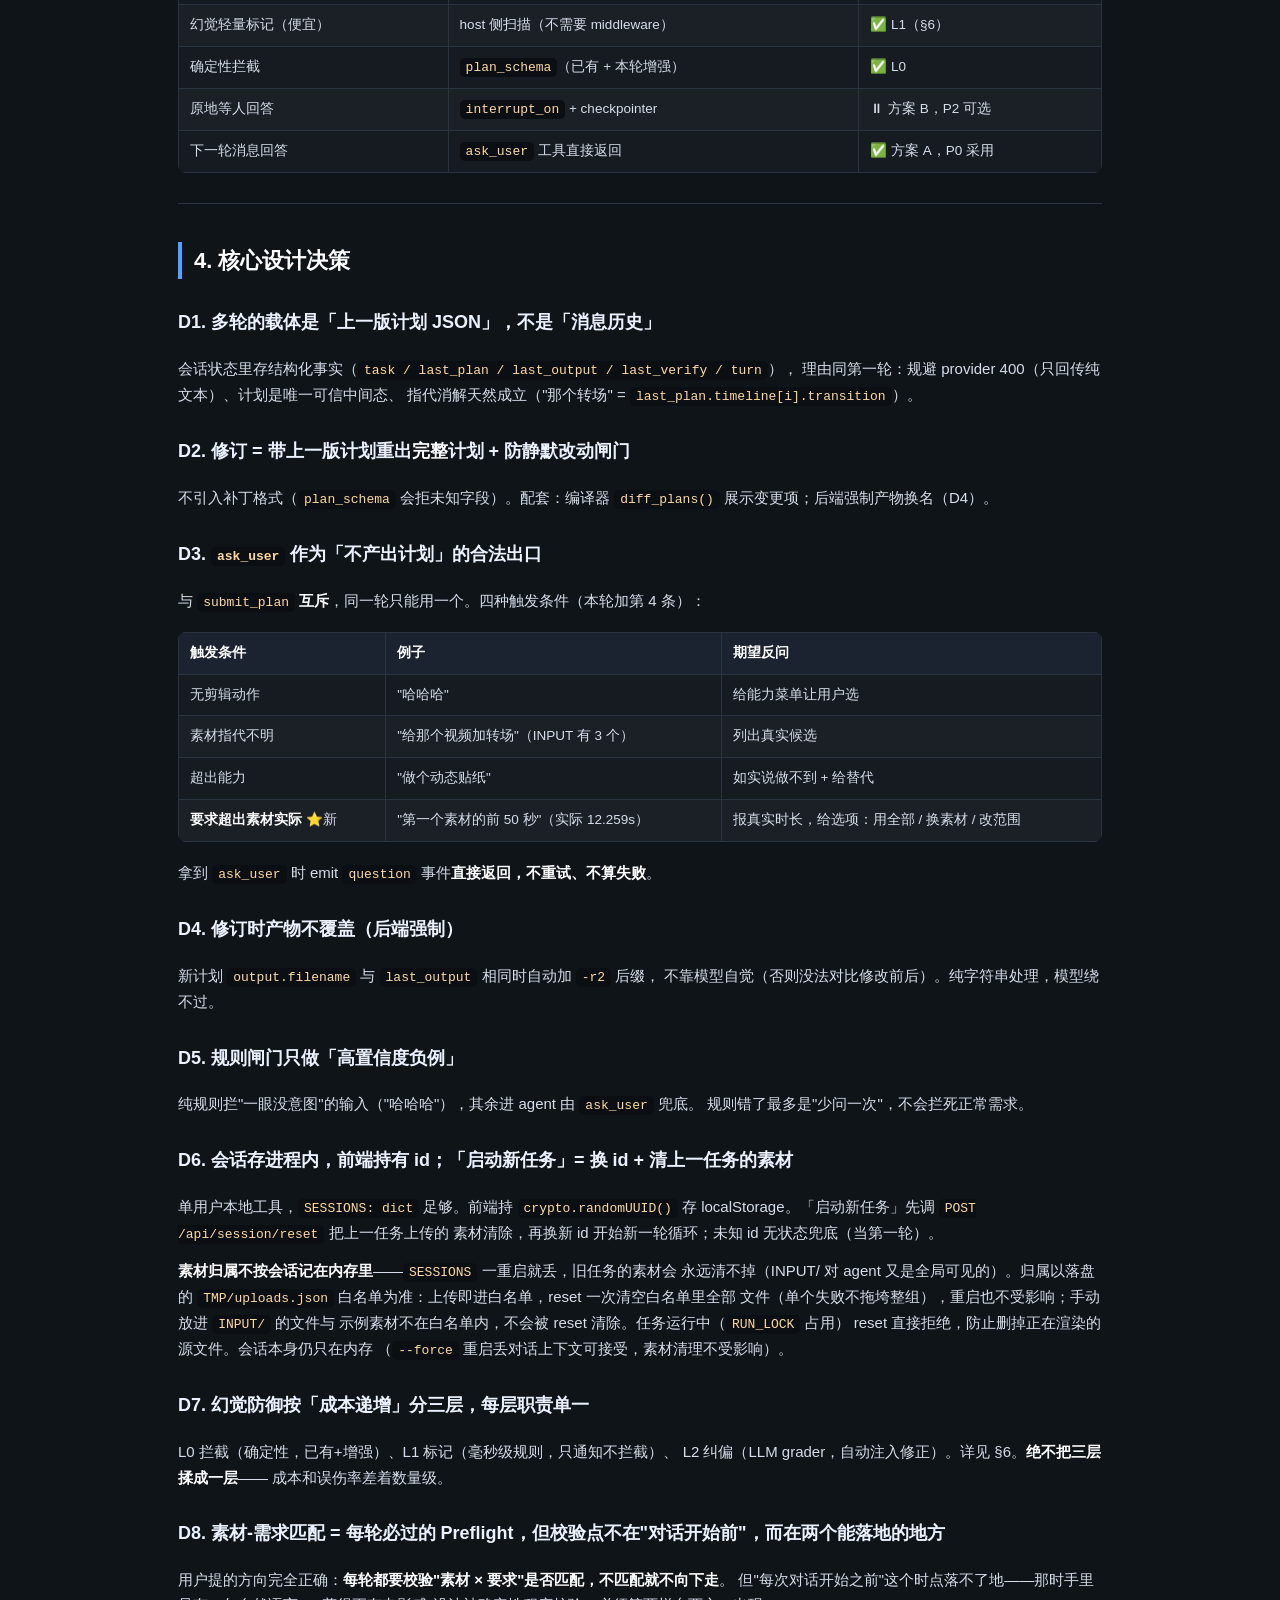
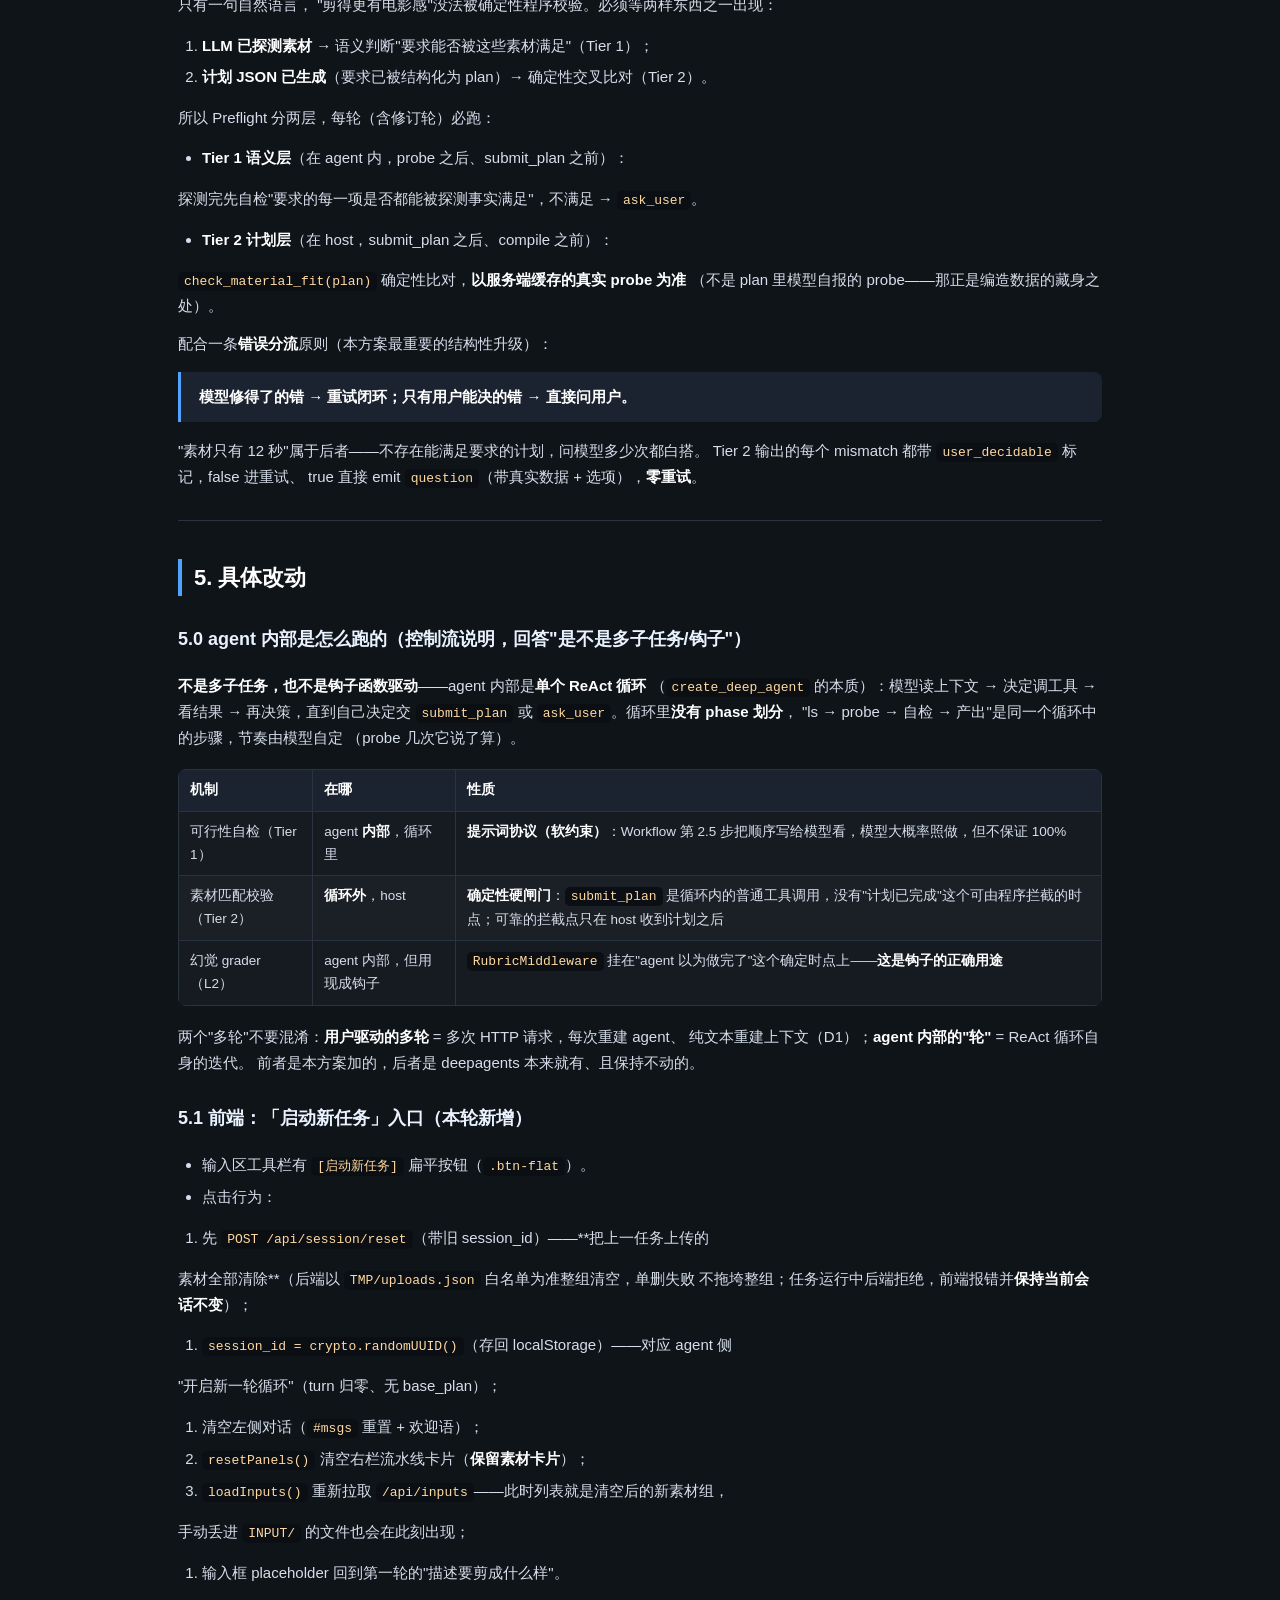
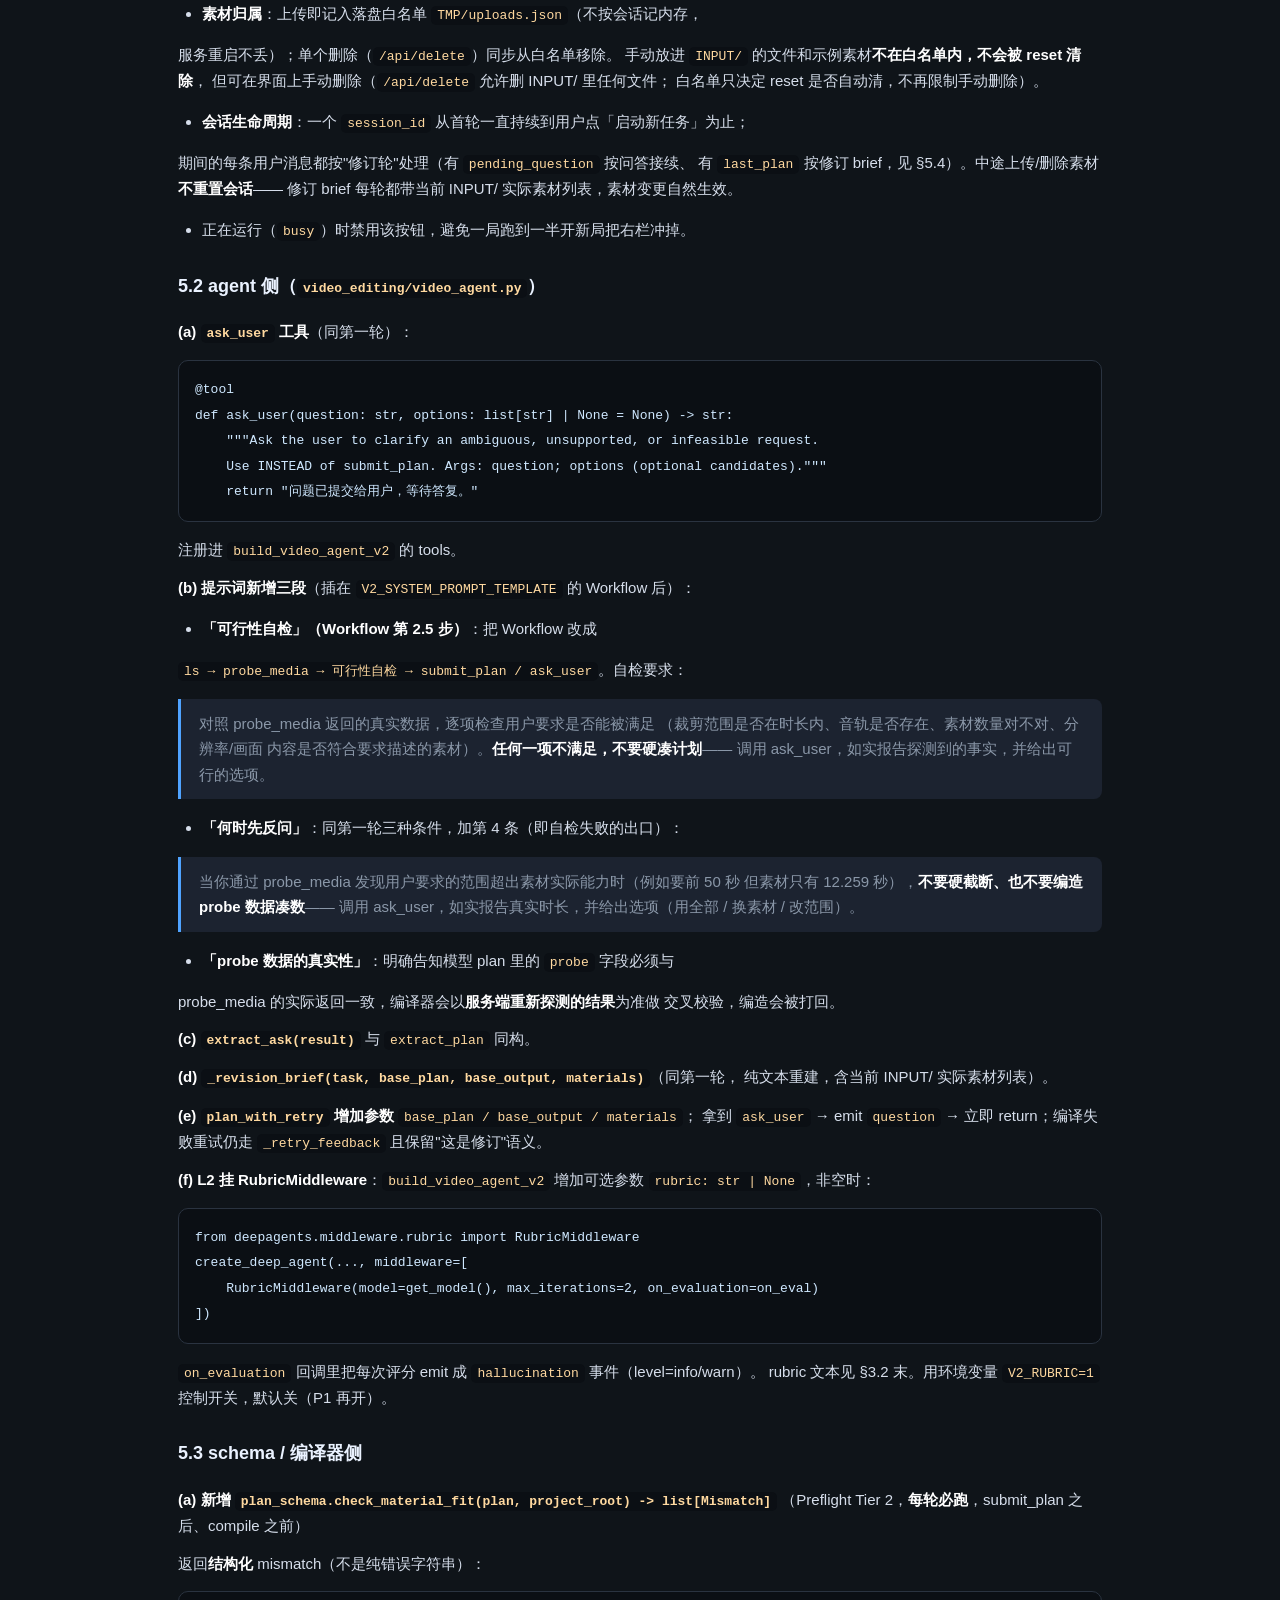
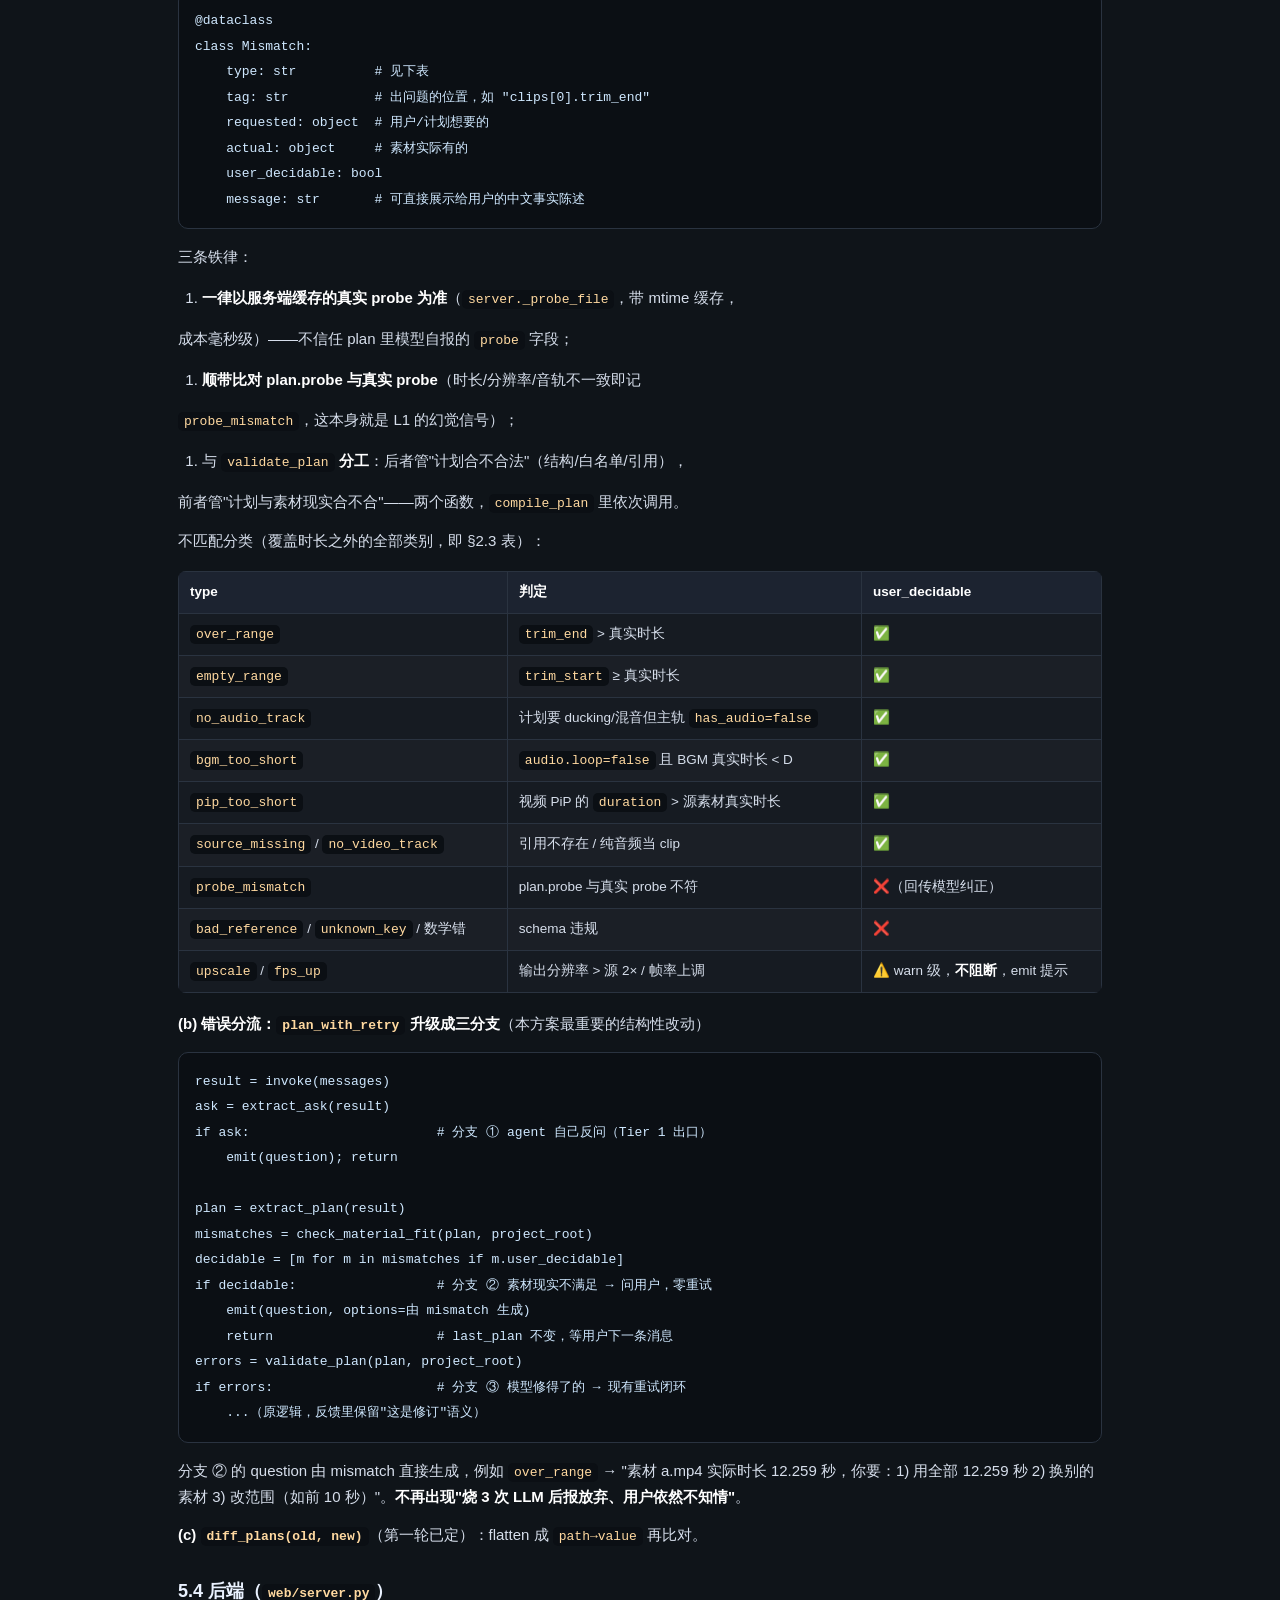
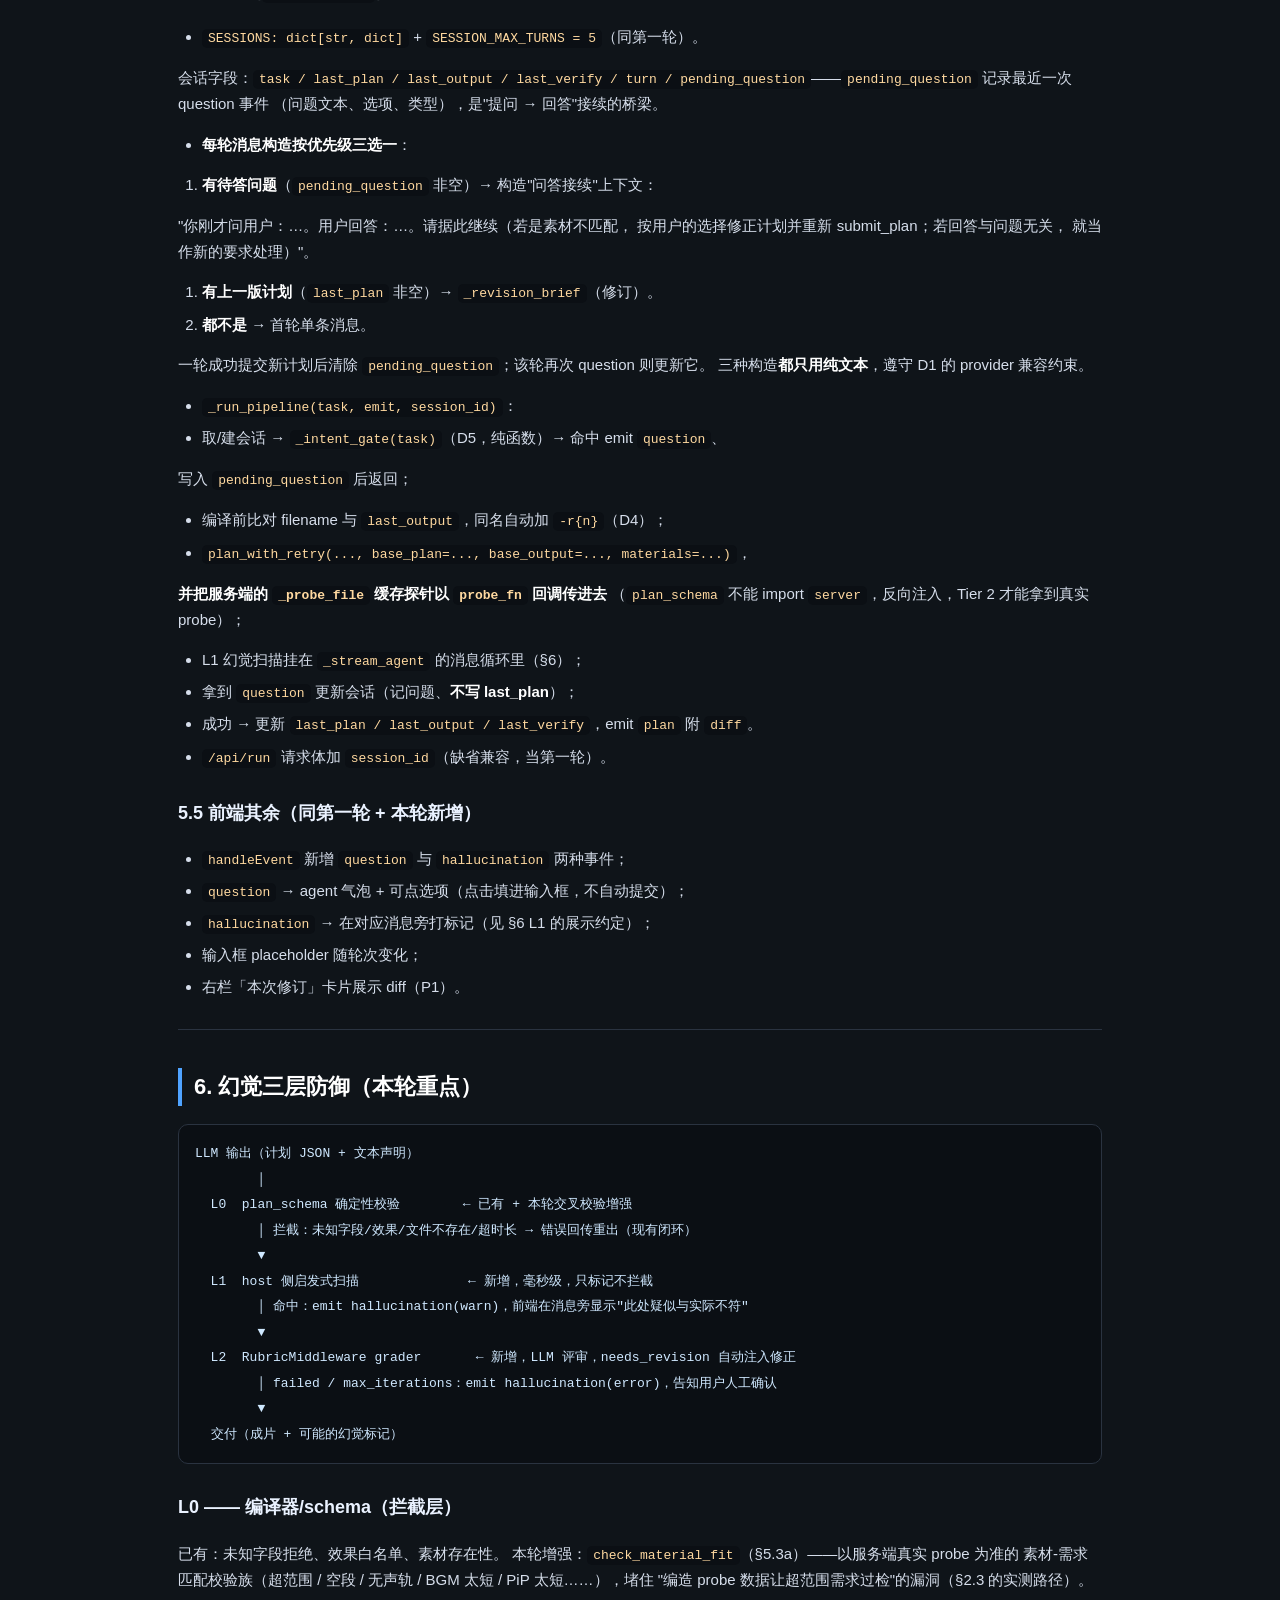
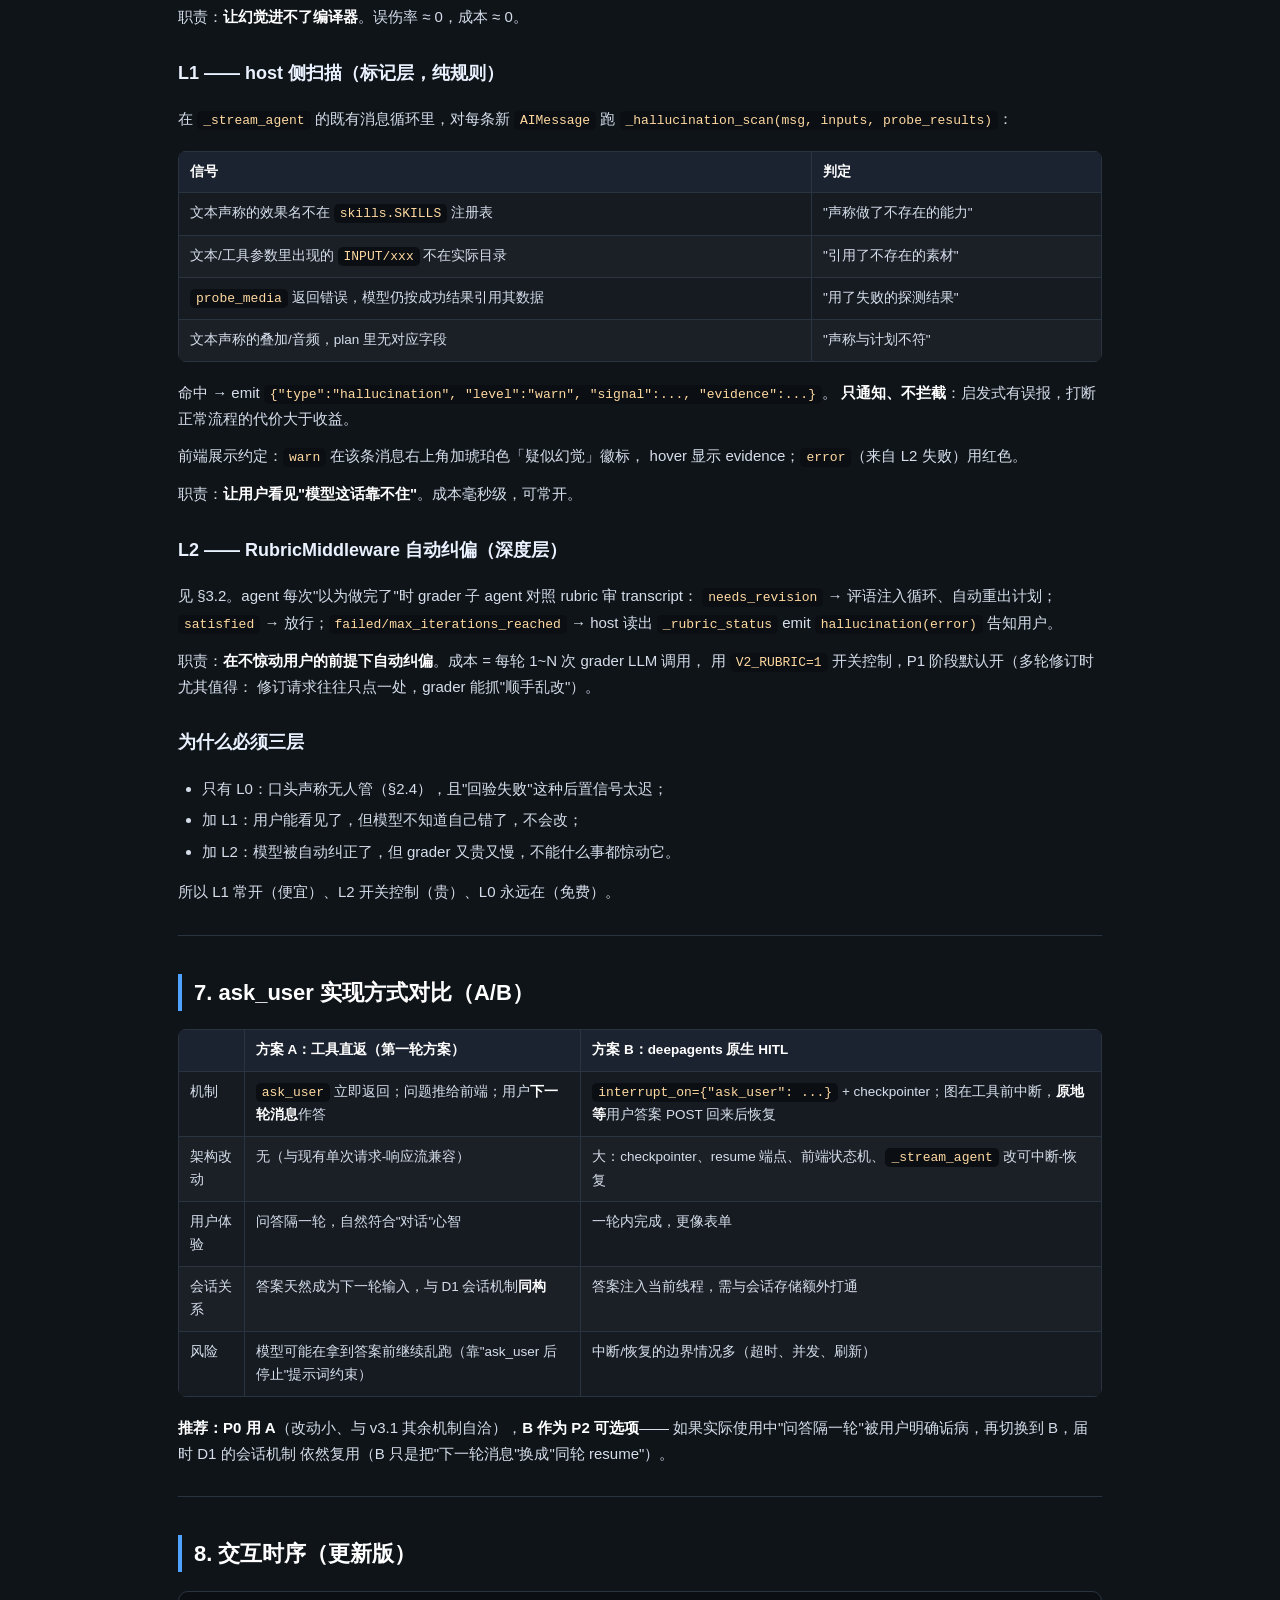
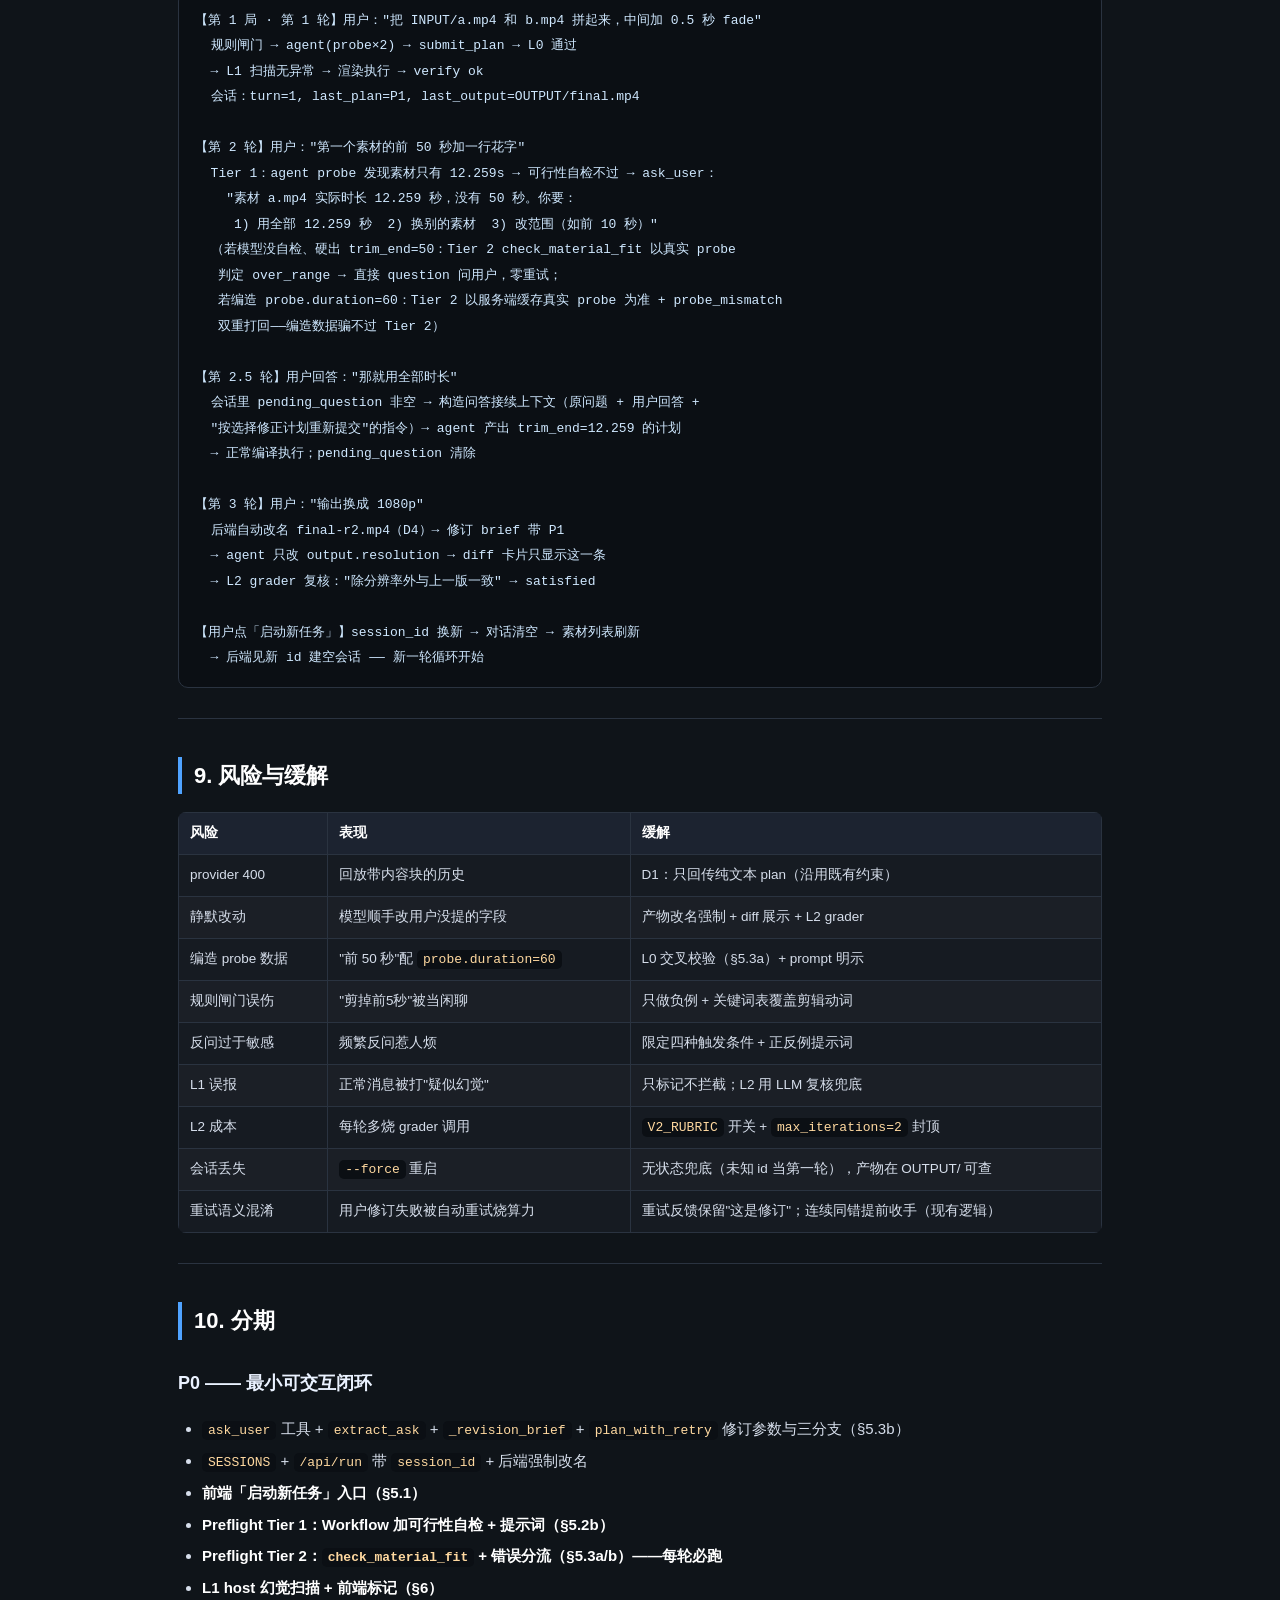
<file: docs/v3.1-multi-turn-interaction.html>
<!DOCTYPE html>
<html lang="zh-CN">
<head>
<meta charset="utf-8">
<meta name="viewport" content="width=device-width, initial-scale=1">
<title>多轮交互与修订 · 技术方案 v3.1</title>
<style>
  :root {
    --bg: #0f1419; --panel: #161b22; --panel2: #1c2330;
    --fg: #d6deeb; --muted: #8a97a8; --accent: #4fa3ff;
    --border: #2a3340; --code-bg: #0b0f14;
  }
  * { box-sizing: border-box; }
  body {
    margin: 0; background: var(--bg); color: var(--fg);
    font-family: -apple-system, "Segoe UI", "PingFang SC", "Microsoft YaHei", sans-serif;
    line-height: 1.7; font-size: 15px;
  }
  .wrap { max-width: 980px; margin: 0 auto; padding: 40px 28px 80px; }
  h1 { font-size: 28px; border-bottom: 2px solid var(--border); padding-bottom: 14px; margin-top: 8px; }
  h2 { font-size: 22px; margin-top: 38px; color: #fff; border-left: 4px solid var(--accent); padding-left: 12px; }
  h3 { font-size: 18px; margin-top: 28px; color: #eaf2ff; }
  h4 { font-size: 15px; color: var(--accent); }
  p { margin: 12px 0; }
  blockquote {
    margin: 16px 0; padding: 12px 18px; background: var(--panel2);
    border-left: 3px solid var(--accent); border-radius: 0 8px 8px 0; color: var(--muted);
  }
  code {
    background: var(--code-bg); padding: 2px 6px; border-radius: 5px;
    font-family: "SFMono-Regular", Consolas, monospace; font-size: 13px; color: #ffd9a0;
  }
  pre {
    background: var(--code-bg); border: 1px solid var(--border); border-radius: 10px;
    padding: 16px; overflow-x: auto;
  }
  pre code { background: none; padding: 0; color: #cfe8ff; }
  table {
    border-collapse: collapse; width: 100%; margin: 18px 0; font-size: 13.5px;
    background: var(--panel); border-radius: 8px; overflow: hidden;
  }
  th, td { border: 1px solid var(--border); padding: 9px 11px; text-align: left; vertical-align: top; }
  th { background: var(--panel2); color: #fff; font-weight: 600; }
  tr:nth-child(even) td { background: rgba(255,255,255,0.02); }
  ul, ol { padding-left: 24px; }
  li { margin: 6px 0; }
  hr { border: none; border-top: 1px solid var(--border); margin: 30px 0; }
  strong { color: #fff; }
</style>
</head>
<body>
<div class="wrap">
<h1>多轮交互与修订 —— 技术方案（v3.1 · 第三轮修订）</h1>
<blockquote>目标：把现在「一句话 → 一条成片 → 结束」的一次性流程，改成<strong>可持续交互</strong>的会话： 用户看完成片可以继续提修改要求，agent 在上一版基础上增量修改； 用户意图不明确、<strong>要求与素材不匹配</strong>时，agent <strong>先反问</strong>而不是硬编计划或默默截断； 模型出现<strong>幻觉</strong>时能被发现、被通知、被纠正。  承接 [v2.0-multi-material-editing.md](./v2.0-multi-material-editing.md) 的 「LLM 出计划 JSON → 编译器出命令」架构，<strong>不改变这条分工</strong>。  <strong>修订历史</strong> - 第一轮（2026-09-16）：多轮会话载体、ask_user、防静默改动、产物不覆盖。 - 第二轮（2026-09-17）：① 前端「启动新任务」入口；② 素材不匹配的反问 （含 plan_schema 确定性闸门，堵&quot;编造 probe 数据&quot;漏洞）；③ 幻觉通知三层防御 （基于 deepagents 0.7.11 源码调研，含 RubricMiddleware 与 HITL 两条原生机制）； ④ ask_user 两种实现方式对比。 - 第三轮（2026-09-17，本文）：把&quot;素材不匹配&quot;从<strong>时长一个例子</strong>升级为系统性的 <strong>Preflight 素材-需求匹配校验</strong>（§5.3c）：语义层（LLM 探测后自检）+ 计划层 （确定性 <code>check_material_fit</code>）两层，每轮必跑；<strong>关键升级：把&quot;模型修不了的错&quot; （用户可决）从重试闭环里摘出来，直接变成问用户的问题</strong>（§5.3c 末）。  状态：<strong>P0 已实现并验证</strong>（2026-09-17，离线 31 项 + e2e 4 例全绿）；P1（规则闸门已随 P0 提前落地、diff 卡片、L2 RubricMiddleware）与 P2 待做。 实现与验证细节见当日 memory 日志；离线回归 <code>TMP/_multi_turn_test.py</code>。</blockquote>
<hr>
<h2>1. 需求拆解</h2>
<table><thead><tr><th>#</th><th>子问题</th><th>本质</th><th>主要改动位置</th></tr></thead><tbody><tr><td>①</td><td>会话上下文</td><td>第二轮要知道&quot;上一版剪成什么样&quot;</td><td>后端（会话存储）+ agent（上下文构造）</td></tr><tr><td>②</td><td>意图不明确时反问</td><td>agent 需要一条「不产出计划」的合法出口</td><td>agent（<code>ask_user</code> 工具 + 提示词）+ 前端</td></tr><tr><td>③</td><td>成片可反复调整</td><td>上一版计划 → 新版计划的<strong>增量修订</strong></td><td>agent + 编译器（diff + 防静默改动）</td></tr><tr><td>④</td><td><strong>素材与要求不匹配</strong></td><td>时长超范围只是其一：还有&quot;要 BGM 但素材无声轨&quot;、&quot;PiP 素材太短&quot;、&quot;BGM 不够长又不 loop&quot;、&quot;要两段素材但只有一段&quot;……</td><td><strong>Preflight 两层校验</strong>（§5.3c）：probe 后语义自检 + 计划层确定性匹配，不匹配就反问</td></tr><tr><td>⑤</td><td><strong>模型幻觉</strong></td><td>声称做了没做的事 / 编造 probe 数据 / 引用不存在的文件</td><td>三层防御（§6），含 deepagents 原生机制</td></tr><tr><td>⑥</td><td><strong>开启新一轮</strong></td><td>前端要能从任意状态&quot;重开一局&quot;，刷新素材</td><td>前端 + 后端会话重置</td></tr></tbody></table>
<p>①②③ 第一轮已论证，结论不变。本轮重点是 ④⑤⑥。</p>
<hr>
<h2>2. 现状与差距</h2>
<h3>2.1 后端每次运行都是「无状态」的</h3>
<p><code>web/server.py::_run_pipeline</code> 每跑一次就 <code>build_video_agent_v2()</code> 新建一个 agent， 上下文由 <code>video_agent.plan_with_retry</code> 内部写死：</p>
<pre><code class="lang-python"># video_editing/video_agent.py:346
messages: list = [{&quot;role&quot;: &quot;user&quot;, &quot;content&quot;: task}]</code></pre>
<p>前端左侧那条&quot;对话&quot;只是<strong>日志展示</strong>，不是会话状态。第二轮说&quot;再改一下&quot;， 对 agent 来说等同于一个全新的、信息缺失的任务。</p>
<h3>2.2 意图不明确时没有「合法的非计划出口」</h3>
<p><code>plan_with_retry</code> 只有两条路径（<code>video_agent.py:355-368</code>）：拿到 <code>submit_plan</code> → 编译； 拿不到 → 记 <code>errors</code>、emit <code>error</code>、进入重试。agent 目前<strong>被要求无论输入什么都必须 交出一个计划</strong>——输入&quot;哈哈哈&quot;时只能硬编一个，然后系统报告&quot;成功 + 回验通过&quot;， 这正是项目反复要杜绝的<strong>静默错误执行</strong>。</p>
<h3>2.3 素材与要求不匹配（④）：当前没有任何系统性校验，且&quot;修不了的错&quot;在错误通道里空转</h3>
<p>时长只是用户举的一个例子。把&quot;素材实际能力 × 用户要求&quot;的所有错位方式列出来， 会发现它们<strong>散落在各处、有的查、有的不查、查了的也不告诉用户</strong>：</p>
<table><thead><tr><th>不匹配类别</th><th>例子</th><th>现状</th></tr></thead><tbody><tr><td>裁剪超范围</td><td>要前 50 秒，素材只有 12.259 秒</td><td>❌ 不查（§下面的实测）</td></tr><tr><td>裁剪空段</td><td>trim_start 已经超出素材时长</td><td>❌ 不查（<code>te &gt; ts</code> 查了，但 <code>ts</code> 本身越界没人管）</td></tr><tr><td>主轨无声轨</td><td>要加 BGM / ducking，素材根本没音轨</td><td>⚠️ ducking 依赖 <code>has_audio</code>，但没人拦</td></tr><tr><td>BGM 不够长</td><td><code>loop=false</code> 但 BGM 时长 &lt; 成片时长 D</td><td>❌ 不查（音乐中途静默结束）</td></tr><tr><td>PiP 素材太短</td><td>视频 PiP 要播 5 秒，素材只有 2 秒</td><td>❌ 不查</td></tr><tr><td>素材数量不符</td><td>&quot;把那两段拼接&quot;但 INPUT 里只有一段</td><td>❌ 不查（模型可能硬编一个不存在的 source，被&quot;文件不存在&quot;拦下，但那是另一回事）</td></tr><tr><td>引用不存在 / 纯音频当 clip</td><td></td><td>✅ 已查（<code>_missing_source_msg</code> 会列出实际可用素材）</td></tr><tr><td>叠加/转场超出片段时长</td><td></td><td>✅ 已查</td></tr></tbody></table>
<p>再以&quot;要第一个素材的前 50 秒（实际 12.259 秒）&quot;为例走一遍现在的链路：</p>
<ol><li><code>plan_schema.validate_plan</code> 对 video clip 只校验 <code>trim_end &gt; trim_start</code></li></ol>
<p>和&quot;时长可确定&quot;——<strong>从不把 <code>trim_end</code> 和 <code>probe.duration</code> 做交叉比对</strong>；</p>
<ol><li>更糟的是 <code>probe</code> 字段几乎是<strong>透传袋</strong>（memory 里明确记了&quot;probe 内部不校验&quot;），</li></ol>
<p>模型如果编造 <code>probe.duration=60</code>，&quot;前 50 秒&quot;连编译器的数学都骗过；</p>
<ol><li>ffmpeg 按 <code>-t 50</code> 跑，实际流只有 12.259 秒 → <strong>输出被静默截断</strong>；</li><li>最后 <code>verify()</code> 发现成品时长 ≠ 预期 D → 报&quot;回验不一致&quot;。</li></ol>
<p>也就是说：用户要在前 50 秒加的花字/转场全被悄悄扔掉了，最后只得到一句 &quot;回验不一致&quot;，<strong>没有任何环节把这个问题变成&quot;问用户&quot;</strong>。回验失败也不会触发 重出计划（verify 不在重试闭环里）。</p>
<p><strong>更深一层的结构性问题</strong>：现在所有校验错误都进同一条通道——回传模型、 重出计划、最多重试 2 次。这对&quot;模型写得不对&quot;是对的，但对&quot;素材现实不满足&quot; 是<strong>灾难</strong>：&quot;用户要 50 秒、素材只有 12 秒&quot;这种错，<strong>模型重试多少次都修不好</strong> ——不存在能满足要求的计划，只有用户能决定（用全部 / 换素材 / 改范围）。 现状是烧 2 次 LLM 调用、重试 2 次，最后报&quot;计划连续 3 次未通过校验，已放弃&quot;， 用户依然不知道&quot;素材只有 12 秒&quot;这个真正的事实。</p>
<p><strong>修法 = Preflight 两层 + 错误分流</strong>（§5.3c）：probe 后的语义自检（LLM）、 计划层的确定性匹配校验（程序）；校验错误按<strong>谁能修</strong>分流——模型修得了的 进重试闭环，只有用户能决的直接变成 question 问用户。</p>
<h3>2.4 幻觉（⑤）：当前只有编译器一层在防，且防不住&quot;口头声称&quot;</h3>
<p>已有一层确定性防御：<code>plan_schema</code> 的未知字段拒绝 + 素材存在性检查 + 效果白名单。它们能拦住&quot;编造的字段/效果/文件路径&quot;进不了编译器。</p>
<p>但防不住两类：</p>
<ul><li><strong>口头声称</strong>：模型在文本里说&quot;已添加背景音乐渐入&quot;，plan 里却没有 <code>audio</code> 字段——</li></ul>
<p>schema 管的是 JSON，管不了散文。用户读文本，以为做了。</p>
<ul><li><strong>编造的 probe 数据</strong>：见 §2.3，schema 目前不比对 probe 与 trim 的一致性。</li></ul>
<p>而且即使 schema 报错，&quot;模型出现幻觉&quot;这个事实本身对<strong>用户不可见</strong>—— 前端只显示&quot;计划未通过校验：xxx&quot;，用户不知道这是模型在瞎编。</p>
<h3>2.5 已有的、必须复用的约束</h3>
<p><code>video_agent._retry_feedback</code> 注释里的实测结论（多轮设计的硬约束）：</p>
<blockquote>刻意<strong>不重放原始消息历史</strong>：① 历史里的 AIMessage/ToolMessage 可能带 provider 不接受的内容块，原样回放会 400（SiliconFlow: &quot;Only text and image_url are supported&quot;）； ② 把上一版计划原样留在上下文里，模型容易照抄自己的错误答案。</blockquote>
<p>外加 v2.0 的 <code>plan_schema._unknown_keys</code>：<strong>计划每一层都拒绝未知字段</strong>， 所有新机制不能成为绕过它的后门。</p>
<hr>
<h2>3. deepagents 0.7.11 能力调研（本轮新增）</h2>
<p>本项目 agent 基于 <code>deepagents.create_deep_agent</code>（0.7.11，安装于 <code>.venv</code>）。 对幻觉通知和交互机制，包里<strong>已有现成的轮子</strong>，不用自己造：</p>
<h3>3.1 自定义 Middleware 通道</h3>
<p><code>create_deep_agent(..., middleware=[...])</code> 接受任意 <code>langchain.agents.middleware.types.AgentMiddleware</code>，可用钩子：</p>
<table><thead><tr><th>钩子</th><th>时机</th><th>能做什么</th></tr></thead><tbody><tr><td><code>before_model</code> / <code>after_model</code></td><td>每次 LLM 调用前后</td><td>读写 state，检查/改写消息</td></tr><tr><td><code>wrap_model_call</code></td><td>包裹 LLM 调用本身</td><td>重试、降级、改写请求响应</td></tr><tr><td><code>wrap_tool_call</code></td><td>包裹每个工具执行</td><td>检查参数、改写结果、记日志</td></tr><tr><td><code>before_agent</code> / <code>after_agent</code></td><td>整轮开始/结束</td><td>汇总级检查</td></tr></tbody></table>
<p><strong>但注意</strong>：本项目 <code>web/server.py::_stream_agent</code> 已经用 <code>agent.stream(..., stream_mode=&quot;values&quot;)</code> 拿到了每一步的完整 state—— 对 LLM 输出的<strong>可见性 host 侧本来就有</strong>，轻量检查不需要 middleware （§6 的 L1 就放在 <code>_stream_agent</code> 里）。Middleware 的价值在&quot;要在循环内 自动注入修正&quot;的场景（L2）。</p>
<h3>3.2 RubricMiddleware —— 「幻觉通知到 agent 内部」的原生机制</h3>
<p><code>deepagents/middleware/rubric.py</code>：<strong>self-evaluated agent iteration</strong>。</p>
<ul><li>调用时在 state 里传 <code>rubric</code>（一段&quot;什么叫完成/合格&quot;的自然语言标准）：</li></ul>
<p><code>agent.stream({&quot;messages&quot;: [...], &quot;rubric&quot;: &quot;...&quot;})</code>；</p>
<ul><li>agent 每次&quot;以为自己做完了&quot;（返回无工具调用的响应）时，middleware 自动召一个</li></ul>
<p><strong>grader 子 agent</strong> 拿 transcript 对照 rubric 打分；</p>
<ul><li>grader 判 <code>needs_revision</code> → 把评语作为 <code>HumanMessage</code> **注入 agent 循环，</li></ul>
<p>agent 自动重出计划**——这就是&quot;通知到 agent 内部&quot;的字面实现，不需要人工介入；</p>
<ul><li>判 <code>satisfied</code> → 放行；判 <code>failed</code> / <code>max_iterations_reached</code> / <code>grader_error</code></li></ul>
<p>→ 不改写模型响应，但状态里留 <code>_rubric_status</code>，并有 <code>rubric_evaluation_end</code> 流事件——host 读出来 emit 给前端，告知&quot;自动纠偏失败，请人工确认&quot;。</p>
<ul><li>构造参数含 <code>model</code>（grader 用哪个模型）、<code>max_iterations</code>（默认有上限）、</li></ul>
<p><code>on_evaluation</code> 回调（可拿到每次评分明细 → 正好用来 emit 幻觉事件）。</p>
<p><strong>对本项目的映射</strong>：rubric 写成三条—— ① 计划 JSON 里声称的每个效果/叠加/音频都必须真实存在于计划对应字段； ② 引用的每个 INPUT/ 文件必须真实存在； ③ clip 的 probe 数据必须与 transcript 中 probe_media 的返回一致。</p>
<h3>3.3 HumanInTheLoopMiddleware / interrupt_on —— 另一条交互路线</h3>
<p><code>create_deep_agent(..., interrupt_on={...})</code>（deepagents 自己也在用它实现 filesystem 权限确认）：图执行到指定工具调用前<strong>中断挂起</strong>，人工批复后从 checkpoint 恢复继续。</p>
<p>用于 <code>ask_user</code> 就是&quot;方案 B&quot;（§7）：agent 原地等用户回答，一轮内完成问答。 代价：需要 checkpointer + resume 端点 + 前端状态机，<code>_stream_agent</code> 的单次 流式模型要改成&quot;可中断-可恢复&quot;。</p>
<h3>3.4 调研结论</h3>
<table><thead><tr><th>需求</th><th>原生机制</th><th>采用</th></tr></thead><tbody><tr><td>幻觉自动纠偏（深度）</td><td><code>RubricMiddleware</code></td><td>✅ L2（§6）</td></tr><tr><td>幻觉轻量标记（便宜）</td><td>host 侧扫描（不需要 middleware）</td><td>✅ L1（§6）</td></tr><tr><td>确定性拦截</td><td><code>plan_schema</code>（已有 + 本轮增强）</td><td>✅ L0</td></tr><tr><td>原地等人回答</td><td><code>interrupt_on</code> + checkpointer</td><td>⏸ 方案 B，P2 可选</td></tr><tr><td>下一轮消息回答</td><td><code>ask_user</code> 工具直接返回</td><td>✅ 方案 A，P0 采用</td></tr></tbody></table>
<hr>
<h2>4. 核心设计决策</h2>
<h3>D1. 多轮的载体是「上一版计划 JSON」，不是「消息历史」</h3>
<p>会话状态里存结构化事实（<code>task / last_plan / last_output / last_verify / turn</code>）， 理由同第一轮：规避 provider 400（只回传纯文本）、计划是唯一可信中间态、 指代消解天然成立（&quot;那个转场&quot; = <code>last_plan.timeline[i].transition</code>）。</p>
<h3>D2. 修订 = 带上一版计划重出<strong>完整</strong>计划 + 防静默改动闸门</h3>
<p>不引入补丁格式（<code>plan_schema</code> 会拒未知字段）。配套：编译器 <code>diff_plans()</code> 展示变更项；后端强制产物换名（D4）。</p>
<h3>D3. <code>ask_user</code> 作为「不产出计划」的合法出口</h3>
<p>与 <code>submit_plan</code> <strong>互斥</strong>，同一轮只能用一个。四种触发条件（本轮加第 4 条）：</p>
<table><thead><tr><th>触发条件</th><th>例子</th><th>期望反问</th></tr></thead><tbody><tr><td>无剪辑动作</td><td>&quot;哈哈哈&quot;</td><td>给能力菜单让用户选</td></tr><tr><td>素材指代不明</td><td>&quot;给那个视频加转场&quot;（INPUT 有 3 个）</td><td>列出真实候选</td></tr><tr><td>超出能力</td><td>&quot;做个动态贴纸&quot;</td><td>如实说做不到 + 给替代</td></tr><tr><td><strong>要求超出素材实际</strong> ⭐新</td><td>&quot;第一个素材的前 50 秒&quot;（实际 12.259s）</td><td>报真实时长，给选项：用全部 / 换素材 / 改范围</td></tr></tbody></table>
<p>拿到 <code>ask_user</code> 时 emit <code>question</code> 事件<strong>直接返回，不重试、不算失败</strong>。</p>
<h3>D4. 修订时产物不覆盖（后端强制）</h3>
<p>新计划 <code>output.filename</code> 与 <code>last_output</code> 相同时自动加 <code>-r2</code> 后缀， 不靠模型自觉（否则没法对比修改前后）。纯字符串处理，模型绕不过。</p>
<h3>D5. 规则闸门只做「高置信度负例」</h3>
<p>纯规则拦&quot;一眼没意图&quot;的输入（&quot;哈哈哈&quot;），其余进 agent 由 <code>ask_user</code> 兜底。 规则错了最多是&quot;少问一次&quot;，不会拦死正常需求。</p>
<h3>D6. 会话存进程内，前端持有 id；「启动新任务」= 换 id + 清上一任务的素材</h3>
<p>单用户本地工具，<code>SESSIONS: dict</code> 足够。前端持 <code>crypto.randomUUID()</code> 存 localStorage。「启动新任务」先调 <code>POST /api/session/reset</code> 把上一任务上传的 素材清除，再换新 id 开始新一轮循环；未知 id 无状态兜底（当第一轮）。</p>
<p><strong>素材归属不按会话记在内存里</strong>——<code>SESSIONS</code> 一重启就丢，旧任务的素材会 永远清不掉（INPUT/ 对 agent 又是全局可见的）。归属以落盘的 <code>TMP/uploads.json</code> 白名单为准：上传即进白名单，reset 一次清空白名单里全部 文件（单个失败不拖垮整组），重启也不受影响；手动放进 <code>INPUT/</code> 的文件与 示例素材不在白名单内，不会被 reset 清除。任务运行中（<code>RUN_LOCK</code> 占用） reset 直接拒绝，防止删掉正在渲染的源文件。会话本身仍只在内存 （<code>--force</code> 重启丢对话上下文可接受，素材清理不受影响）。</p>
<h3>D7. 幻觉防御按「成本递增」分三层，每层职责单一</h3>
<p>L0 拦截（确定性，已有+增强）、L1 标记（毫秒级规则，只通知不拦截）、 L2 纠偏（LLM grader，自动注入修正）。详见 §6。<strong>绝不把三层揉成一层</strong>—— 成本和误伤率差着数量级。</p>
<h3>D8. 素材-需求匹配 = 每轮必过的 Preflight，但校验点不在&quot;对话开始前&quot;，而在两个能落地的地方</h3>
<p>用户提的方向完全正确：<strong>每轮都要校验&quot;素材 × 要求&quot;是否匹配，不匹配就不向下走</strong>。 但&quot;每次对话开始之前&quot;这个时点落不了地——那时手里只有一句自然语言， &quot;剪得更有电影感&quot;没法被确定性程序校验。必须等两样东西之一出现：</p>
<ol><li><strong>LLM 已探测素材</strong> → 语义判断&quot;要求能否被这些素材满足&quot;（Tier 1）；</li><li><strong>计划 JSON 已生成</strong>（要求已被结构化为 plan）→ 确定性交叉比对（Tier 2）。</li></ol>
<p>所以 Preflight 分两层，每轮（含修订轮）必跑：</p>
<ul><li><strong>Tier 1 语义层</strong>（在 agent 内，probe 之后、submit_plan 之前）：</li></ul>
<p>探测完先自检&quot;要求的每一项是否都能被探测事实满足&quot;，不满足 → <code>ask_user</code>。</p>
<ul><li><strong>Tier 2 计划层</strong>（在 host，submit_plan 之后、compile 之前）：</li></ul>
<p><code>check_material_fit(plan)</code> 确定性比对，<strong>以服务端缓存的真实 probe 为准</strong> （不是 plan 里模型自报的 probe——那正是编造数据的藏身之处）。</p>
<p>配合一条<strong>错误分流</strong>原则（本方案最重要的结构性升级）：</p>
<blockquote><strong>模型修得了的错 → 重试闭环；只有用户能决的错 → 直接问用户。</strong></blockquote>
<p>&quot;素材只有 12 秒&quot;属于后者——不存在能满足要求的计划，问模型多少次都白搭。 Tier 2 输出的每个 mismatch 都带 <code>user_decidable</code> 标记，false 进重试、 true 直接 emit <code>question</code>（带真实数据 + 选项），<strong>零重试</strong>。</p>
<hr>
<h2>5. 具体改动</h2>
<h3>5.0 agent 内部是怎么跑的（控制流说明，回答&quot;是不是多子任务/钩子&quot;）</h3>
<p><strong>不是多子任务，也不是钩子函数驱动</strong>——agent 内部是<strong>单个 ReAct 循环</strong> （<code>create_deep_agent</code> 的本质）：模型读上下文 → 决定调工具 → 看结果 → 再决策，直到自己决定交 <code>submit_plan</code> 或 <code>ask_user</code>。循环里<strong>没有 phase 划分</strong>， &quot;ls → probe → 自检 → 产出&quot;是同一个循环中的步骤，节奏由模型自定 （probe 几次它说了算）。</p>
<table><thead><tr><th>机制</th><th>在哪</th><th>性质</th></tr></thead><tbody><tr><td>可行性自检（Tier 1）</td><td>agent <strong>内部</strong>，循环里</td><td><strong>提示词协议（软约束）</strong>：Workflow 第 2.5 步把顺序写给模型看，模型大概率照做，但不保证 100%</td></tr><tr><td>素材匹配校验（Tier 2）</td><td><strong>循环外</strong>，host</td><td><strong>确定性硬闸门</strong>：<code>submit_plan</code> 是循环内的普通工具调用，没有&quot;计划已完成&quot;这个可由程序拦截的时点；可靠的拦截点只在 host 收到计划之后</td></tr><tr><td>幻觉 grader（L2）</td><td>agent 内部，但用现成钩子</td><td><code>RubricMiddleware</code> 挂在&quot;agent 以为做完了&quot;这个确定时点上——<strong>这是钩子的正确用途</strong></td></tr></tbody></table>
<p>两个&quot;多轮&quot;不要混淆：<strong>用户驱动的多轮</strong> = 多次 HTTP 请求，每次重建 agent、 纯文本重建上下文（D1）；<strong>agent 内部的&quot;轮&quot;</strong> = ReAct 循环自身的迭代。 前者是本方案加的，后者是 deepagents 本来就有、且保持不动的。</p>
<h3>5.1 前端：「启动新任务」入口（本轮新增）</h3>
<ul><li>输入区工具栏有 <code>[启动新任务]</code> 扁平按钮（<code>.btn-flat</code>）。</li><li>点击行为：</li></ul>
<ol><li>先 <code>POST /api/session/reset</code>（带旧 session_id）——**把上一任务上传的</li></ol>
<p>素材全部清除**（后端以 <code>TMP/uploads.json</code> 白名单为准整组清空，单删失败 不拖垮整组；任务运行中后端拒绝，前端报错并<strong>保持当前会话不变</strong>）；</p>
<ol><li><code>session_id = crypto.randomUUID()</code>（存回 localStorage）——对应 agent 侧</li></ol>
<p>&quot;开启新一轮循环&quot;（turn 归零、无 base_plan）；</p>
<ol><li>清空左侧对话（<code>#msgs</code> 重置 + 欢迎语）；</li><li><code>resetPanels()</code> 清空右栏流水线卡片（<strong>保留素材卡片</strong>）；</li><li><code>loadInputs()</code> 重新拉取 <code>/api/inputs</code>——此时列表就是清空后的新素材组，</li></ol>
<p>手动丢进 <code>INPUT/</code> 的文件也会在此刻出现；</p>
<ol><li>输入框 placeholder 回到第一轮的&quot;描述要剪成什么样&quot;。</li></ol>
<ul><li><strong>素材归属</strong>：上传即记入落盘白名单 <code>TMP/uploads.json</code>（不按会话记内存，</li></ul>
<p>服务重启不丢）；单个删除（<code>/api/delete</code>）同步从白名单移除。 手动放进 <code>INPUT/</code> 的文件和示例素材<strong>不在白名单内，不会被 reset 清除</strong>， 但可在界面上手动删除（<code>/api/delete</code> 允许删 INPUT/ 里任何文件； 白名单只决定 reset 是否自动清，不再限制手动删除）。</p>
<ul><li><strong>会话生命周期</strong>：一个 <code>session_id</code> 从首轮一直持续到用户点「启动新任务」为止；</li></ul>
<p>期间的每条用户消息都按&quot;修订轮&quot;处理（有 <code>pending_question</code> 按问答接续、 有 <code>last_plan</code> 按修订 brief，见 §5.4）。中途上传/删除素材<strong>不重置会话</strong>—— 修订 brief 每轮都带当前 INPUT/ 实际素材列表，素材变更自然生效。</p>
<ul><li>正在运行（<code>busy</code>）时禁用该按钮，避免一局跑到一半开新局把右栏冲掉。</li></ul>
<h3>5.2 agent 侧（<code>video_editing/video_agent.py</code>）</h3>
<p><strong>(a) <code>ask_user</code> 工具</strong>（同第一轮）：</p>
<pre><code class="lang-python">@tool
def ask_user(question: str, options: list[str] | None = None) -&gt; str:
    &quot;&quot;&quot;Ask the user to clarify an ambiguous, unsupported, or infeasible request.
    Use INSTEAD of submit_plan. Args: question; options (optional candidates).&quot;&quot;&quot;
    return &quot;问题已提交给用户，等待答复。&quot;</code></pre>
<p>注册进 <code>build_video_agent_v2</code> 的 tools。</p>
<p><strong>(b) 提示词新增三段</strong>（插在 <code>V2_SYSTEM_PROMPT_TEMPLATE</code> 的 Workflow 后）：</p>
<ul><li><strong>「可行性自检」（Workflow 第 2.5 步）</strong>：把 Workflow 改成</li></ul>
<p><code>ls → probe_media → 可行性自检 → submit_plan / ask_user</code>。自检要求：</p>
<blockquote>对照 probe_media 返回的真实数据，逐项检查用户要求是否能被满足 （裁剪范围是否在时长内、音轨是否存在、素材数量对不对、分辨率/画面 内容是否符合要求描述的素材）。<strong>任何一项不满足，不要硬凑计划</strong>—— 调用 ask_user，如实报告探测到的事实，并给出可行的选项。</blockquote>
<ul><li><strong>「何时先反问」</strong>：同第一轮三种条件，加第 4 条（即自检失败的出口）：</li></ul>
<blockquote>当你通过 probe_media 发现用户要求的范围超出素材实际能力时（例如要前 50 秒 但素材只有 12.259 秒），<strong>不要硬截断、也不要编造 probe 数据凑数</strong>—— 调用 ask_user，如实报告真实时长，并给出选项（用全部 / 换素材 / 改范围）。</blockquote>
<ul><li><strong>「probe 数据的真实性」</strong>：明确告知模型 plan 里的 <code>probe</code> 字段必须与</li></ul>
<p>probe_media 的实际返回一致，编译器会以<strong>服务端重新探测的结果</strong>为准做 交叉校验，编造会被打回。</p>
<p><strong>(c) <code>extract_ask(result)</code></strong> 与 <code>extract_plan</code> 同构。</p>
<p><strong>(d) <code>_revision_brief(task, base_plan, base_output, materials)</code></strong>（同第一轮， 纯文本重建，含当前 INPUT/ 实际素材列表）。</p>
<p><strong>(e) <code>plan_with_retry</code> 增加参数</strong> <code>base_plan / base_output / materials</code>； 拿到 <code>ask_user</code> → emit <code>question</code> → 立即 return；编译失败重试仍走 <code>_retry_feedback</code> 且保留&quot;这是修订&quot;语义。</p>
<p><strong>(f) L2 挂 RubricMiddleware</strong>：<code>build_video_agent_v2</code> 增加可选参数 <code>rubric: str | None</code>，非空时：</p>
<pre><code class="lang-python">from deepagents.middleware.rubric import RubricMiddleware
create_deep_agent(..., middleware=[
    RubricMiddleware(model=get_model(), max_iterations=2, on_evaluation=on_eval)
])</code></pre>
<p><code>on_evaluation</code> 回调里把每次评分 emit 成 <code>hallucination</code> 事件（level=info/warn）。 rubric 文本见 §3.2 末。用环境变量 <code>V2_RUBRIC=1</code> 控制开关，默认关（P1 再开）。</p>
<h3>5.3 schema / 编译器侧</h3>
<p><strong>(a) 新增 <code>plan_schema.check_material_fit(plan, project_root) -&gt; list[Mismatch]</code></strong> （Preflight Tier 2，<strong>每轮必跑</strong>，submit_plan 之后、compile 之前）</p>
<p>返回<strong>结构化</strong> mismatch（不是纯错误字符串）：</p>
<pre><code class="lang-python">@dataclass
class Mismatch:
    type: str          # 见下表
    tag: str           # 出问题的位置，如 &quot;clips[0].trim_end&quot;
    requested: object  # 用户/计划想要的
    actual: object     # 素材实际有的
    user_decidable: bool
    message: str       # 可直接展示给用户的中文事实陈述</code></pre>
<p>三条铁律：</p>
<ol><li><strong>一律以服务端缓存的真实 probe 为准</strong>（<code>server._probe_file</code>，带 mtime 缓存，</li></ol>
<p>成本毫秒级）——不信任 plan 里模型自报的 <code>probe</code> 字段；</p>
<ol><li><strong>顺带比对 plan.probe 与真实 probe</strong>（时长/分辨率/音轨不一致即记</li></ol>
<p><code>probe_mismatch</code>，这本身就是 L1 的幻觉信号）；</p>
<ol><li>与 <code>validate_plan</code> <strong>分工</strong>：后者管&quot;计划合不合法&quot;（结构/白名单/引用），</li></ol>
<p>前者管&quot;计划与素材现实合不合&quot;——两个函数，<code>compile_plan</code> 里依次调用。</p>
<p>不匹配分类（覆盖时长之外的全部类别，即 §2.3 表）：</p>
<table><thead><tr><th>type</th><th>判定</th><th>user_decidable</th></tr></thead><tbody><tr><td><code>over_range</code></td><td><code>trim_end</code> &gt; 真实时长</td><td>✅</td></tr><tr><td><code>empty_range</code></td><td><code>trim_start</code> ≥ 真实时长</td><td>✅</td></tr><tr><td><code>no_audio_track</code></td><td>计划要 ducking/混音但主轨 <code>has_audio=false</code></td><td>✅</td></tr><tr><td><code>bgm_too_short</code></td><td><code>audio.loop=false</code> 且 BGM 真实时长 &lt; D</td><td>✅</td></tr><tr><td><code>pip_too_short</code></td><td>视频 PiP 的 <code>duration</code> &gt; 源素材真实时长</td><td>✅</td></tr><tr><td><code>source_missing</code> / <code>no_video_track</code></td><td>引用不存在 / 纯音频当 clip</td><td>✅</td></tr><tr><td><code>probe_mismatch</code></td><td>plan.probe 与真实 probe 不符</td><td>❌（回传模型纠正）</td></tr><tr><td><code>bad_reference</code> / <code>unknown_key</code> / 数学错</td><td>schema 违规</td><td>❌</td></tr><tr><td><code>upscale</code> / <code>fps_up</code></td><td>输出分辨率 &gt; 源 2× / 帧率上调</td><td>⚠️ warn 级，<strong>不阻断</strong>，emit 提示</td></tr></tbody></table>
<p><strong>(b) 错误分流：<code>plan_with_retry</code> 升级成三分支</strong>（本方案最重要的结构性改动）</p>
<pre><code class="lang-python">result = invoke(messages)
ask = extract_ask(result)
if ask:                        # 分支 ① agent 自己反问（Tier 1 出口）
    emit(question); return

plan = extract_plan(result)
mismatches = check_material_fit(plan, project_root)
decidable = [m for m in mismatches if m.user_decidable]
if decidable:                  # 分支 ② 素材现实不满足 → 问用户，零重试
    emit(question, options=由 mismatch 生成)
    return                     # last_plan 不变，等用户下一条消息
errors = validate_plan(plan, project_root)
if errors:                     # 分支 ③ 模型修得了的 → 现有重试闭环
    ...（原逻辑，反馈里保留&quot;这是修订&quot;语义）</code></pre>
<p>分支 ② 的 question 由 mismatch 直接生成，例如 <code>over_range</code> → &quot;素材 a.mp4 实际时长 12.259 秒，你要：1) 用全部 12.259 秒 2) 换别的素材 3) 改范围（如前 10 秒）&quot;。<strong>不再出现&quot;烧 3 次 LLM 后报放弃、用户依然不知情&quot;</strong>。</p>
<p><strong>(c) <code>diff_plans(old, new)</code></strong>（第一轮已定）：flatten 成 <code>path→value</code> 再比对。</p>
<h3>5.4 后端（<code>web/server.py</code>）</h3>
<ul><li><code>SESSIONS: dict[str, dict]</code> + <code>SESSION_MAX_TURNS = 5</code>（同第一轮）。</li></ul>
<p>会话字段：<code>task / last_plan / last_output / last_verify / turn / pending_question</code>——<code>pending_question</code> 记录最近一次 question 事件 （问题文本、选项、类型），是&quot;提问 → 回答&quot;接续的桥梁。</p>
<ul><li><strong>每轮消息构造按优先级三选一</strong>：</li></ul>
<ol><li><strong>有待答问题</strong>（<code>pending_question</code> 非空）→ 构造&quot;问答接续&quot;上下文：</li></ol>
<p>&quot;你刚才问用户：…。用户回答：…。请据此继续（若是素材不匹配， 按用户的选择修正计划并重新 submit_plan；若回答与问题无关， 就当作新的要求处理）&quot;。</p>
<ol><li><strong>有上一版计划</strong>（<code>last_plan</code> 非空）→ <code>_revision_brief</code>（修订）。</li><li><strong>都不是</strong> → 首轮单条消息。</li></ol>
<p>一轮成功提交新计划后清除 <code>pending_question</code>；该轮再次 question 则更新它。 三种构造<strong>都只用纯文本</strong>，遵守 D1 的 provider 兼容约束。</p>
<ul><li><code>_run_pipeline(task, emit, session_id)</code>：</li><li>取/建会话 → <code>_intent_gate(task)</code>（D5，纯函数）→ 命中 emit <code>question</code>、</li></ul>
<p>写入 <code>pending_question</code> 后返回；</p>
<ul><li>编译前比对 filename 与 <code>last_output</code>，同名自动加 <code>-r{n}</code>（D4）；</li><li><code>plan_with_retry(..., base_plan=..., base_output=..., materials=...)</code>，</li></ul>
<p><strong>并把服务端的 <code>_probe_file</code> 缓存探针以 <code>probe_fn</code> 回调传进去</strong> （<code>plan_schema</code> 不能 import <code>server</code>，反向注入，Tier 2 才能拿到真实 probe）；</p>
<ul><li>L1 幻觉扫描挂在 <code>_stream_agent</code> 的消息循环里（§6）；</li><li>拿到 <code>question</code> 更新会话（记问题、<strong>不写 last_plan</strong>）；</li><li>成功 → 更新 <code>last_plan / last_output / last_verify</code>，emit <code>plan</code> 附 <code>diff</code>。</li><li><code>/api/run</code> 请求体加 <code>session_id</code>（缺省兼容，当第一轮）。</li></ul>
<h3>5.5 前端其余（同第一轮 + 本轮新增）</h3>
<ul><li><code>handleEvent</code> 新增 <code>question</code> 与 <code>hallucination</code> 两种事件；</li><li><code>question</code> → agent 气泡 + 可点选项（点击填进输入框，不自动提交）；</li><li><code>hallucination</code> → 在对应消息旁打标记（见 §6 L1 的展示约定）；</li><li>输入框 placeholder 随轮次变化；</li><li>右栏「本次修订」卡片展示 diff（P1）。</li></ul>
<hr>
<h2>6. 幻觉三层防御（本轮重点）</h2>
<pre><code>LLM 输出（计划 JSON + 文本声明）
        │
  L0  plan_schema 确定性校验        ← 已有 + 本轮交叉校验增强
        │ 拦截：未知字段/效果/文件不存在/超时长 → 错误回传重出（现有闭环）
        ▼
  L1  host 侧启发式扫描              ← 新增，毫秒级，只标记不拦截
        │ 命中：emit hallucination(warn)，前端在消息旁显示&quot;此处疑似与实际不符&quot;
        ▼
  L2  RubricMiddleware grader       ← 新增，LLM 评审，needs_revision 自动注入修正
        │ failed / max_iterations：emit hallucination(error)，告知用户人工确认
        ▼
  交付（成片 + 可能的幻觉标记）</code></pre>
<h3>L0 —— 编译器/schema（拦截层）</h3>
<p>已有：未知字段拒绝、效果白名单、素材存在性。 本轮增强：<code>check_material_fit</code>（§5.3a）——以服务端真实 probe 为准的 素材-需求匹配校验族（超范围 / 空段 / 无声轨 / BGM 太短 / PiP 太短……），堵住 &quot;编造 probe 数据让超范围需求过检&quot;的漏洞（§2.3 的实测路径）。</p>
<p>职责：<strong>让幻觉进不了编译器</strong>。误伤率 ≈ 0，成本 ≈ 0。</p>
<h3>L1 —— host 侧扫描（标记层，纯规则）</h3>
<p>在 <code>_stream_agent</code> 的既有消息循环里，对每条新 <code>AIMessage</code> 跑 <code>_hallucination_scan(msg, inputs, probe_results)</code>：</p>
<table><thead><tr><th>信号</th><th>判定</th></tr></thead><tbody><tr><td>文本声称的效果名不在 <code>skills.SKILLS</code> 注册表</td><td>&quot;声称做了不存在的能力&quot;</td></tr><tr><td>文本/工具参数里出现的 <code>INPUT/xxx</code> 不在实际目录</td><td>&quot;引用了不存在的素材&quot;</td></tr><tr><td><code>probe_media</code> 返回错误，模型仍按成功结果引用其数据</td><td>&quot;用了失败的探测结果&quot;</td></tr><tr><td>文本声称的叠加/音频，plan 里无对应字段</td><td>&quot;声称与计划不符&quot;</td></tr></tbody></table>
<p>命中 → emit <code>{&quot;type&quot;:&quot;hallucination&quot;, &quot;level&quot;:&quot;warn&quot;, &quot;signal&quot;:..., &quot;evidence&quot;:...}</code>。 <strong>只通知、不拦截</strong>：启发式有误报，打断正常流程的代价大于收益。</p>
<p>前端展示约定：<code>warn</code> 在该条消息右上角加琥珀色「疑似幻觉」徽标， hover 显示 evidence；<code>error</code>（来自 L2 失败）用红色。</p>
<p>职责：<strong>让用户看见&quot;模型这话靠不住&quot;</strong>。成本毫秒级，可常开。</p>
<h3>L2 —— RubricMiddleware 自动纠偏（深度层）</h3>
<p>见 §3.2。agent 每次&quot;以为做完了&quot;时 grader 子 agent 对照 rubric 审 transcript： <code>needs_revision</code> → 评语注入循环、自动重出计划； <code>satisfied</code> → 放行；<code>failed/max_iterations_reached</code> → host 读出 <code>_rubric_status</code> emit <code>hallucination(error)</code> 告知用户。</p>
<p>职责：<strong>在不惊动用户的前提下自动纠偏</strong>。成本 = 每轮 1~N 次 grader LLM 调用， 用 <code>V2_RUBRIC=1</code> 开关控制，P1 阶段默认开（多轮修订时尤其值得： 修订请求往往只点一处，grader 能抓&quot;顺手乱改&quot;）。</p>
<h3>为什么必须三层</h3>
<ul><li>只有 L0：口头声称无人管（§2.4），且&quot;回验失败&quot;这种后置信号太迟；</li><li>加 L1：用户能看见了，但模型不知道自己错了，不会改；</li><li>加 L2：模型被自动纠正了，但 grader 又贵又慢，不能什么事都惊动它。</li></ul>
<p>所以 L1 常开（便宜）、L2 开关控制（贵）、L0 永远在（免费）。</p>
<hr>
<h2>7. ask_user 实现方式对比（A/B）</h2>
<table><thead><tr><th></th><th>方案 A：工具直返（第一轮方案）</th><th>方案 B：deepagents 原生 HITL</th></tr></thead><tbody><tr><td>机制</td><td><code>ask_user</code> 立即返回；问题推给前端；用户<strong>下一轮消息</strong>作答</td><td><code>interrupt_on={&quot;ask_user&quot;: ...}</code> + checkpointer；图在工具前中断，<strong>原地等</strong>用户答案 POST 回来后恢复</td></tr><tr><td>架构改动</td><td>无（与现有单次请求-响应流兼容）</td><td>大：checkpointer、resume 端点、前端状态机、<code>_stream_agent</code> 改可中断-恢复</td></tr><tr><td>用户体验</td><td>问答隔一轮，自然符合&quot;对话&quot;心智</td><td>一轮内完成，更像表单</td></tr><tr><td>会话关系</td><td>答案天然成为下一轮输入，与 D1 会话机制<strong>同构</strong></td><td>答案注入当前线程，需与会话存储额外打通</td></tr><tr><td>风险</td><td>模型可能在拿到答案前继续乱跑（靠&quot;ask_user 后停止&quot;提示词约束）</td><td>中断/恢复的边界情况多（超时、并发、刷新）</td></tr></tbody></table>
<p><strong>推荐：P0 用 A</strong>（改动小、与 v3.1 其余机制自洽），<strong>B 作为 P2 可选项</strong>—— 如果实际使用中&quot;问答隔一轮&quot;被用户明确诟病，再切换到 B，届时 D1 的会话机制 依然复用（B 只是把&quot;下一轮消息&quot;换成&quot;同轮 resume&quot;）。</p>
<hr>
<h2>8. 交互时序（更新版）</h2>
<pre><code>【第 1 局 · 第 1 轮】用户：&quot;把 INPUT/a.mp4 和 b.mp4 拼起来，中间加 0.5 秒 fade&quot;
  规则闸门 → agent(probe×2) → submit_plan → L0 通过
  → L1 扫描无异常 → 渲染执行 → verify ok
  会话：turn=1, last_plan=P1, last_output=OUTPUT/final.mp4

【第 2 轮】用户：&quot;第一个素材的前 50 秒加一行花字&quot;
  Tier 1：agent probe 发现素材只有 12.259s → 可行性自检不过 → ask_user：
    &quot;素材 a.mp4 实际时长 12.259 秒，没有 50 秒。你要：
     1) 用全部 12.259 秒  2) 换别的素材  3) 改范围（如前 10 秒）&quot;
  （若模型没自检、硬出 trim_end=50：Tier 2 check_material_fit 以真实 probe
   判定 over_range → 直接 question 问用户，零重试；
   若编造 probe.duration=60：Tier 2 以服务端缓存真实 probe 为准 + probe_mismatch
   双重打回——编造数据骗不过 Tier 2）

【第 2.5 轮】用户回答：&quot;那就用全部时长&quot;
  会话里 pending_question 非空 → 构造问答接续上下文（原问题 + 用户回答 +
  &quot;按选择修正计划重新提交&quot;的指令）→ agent 产出 trim_end=12.259 的计划
  → 正常编译执行；pending_question 清除

【第 3 轮】用户：&quot;输出换成 1080p&quot;
  后端自动改名 final-r2.mp4（D4）→ 修订 brief 带 P1
  → agent 只改 output.resolution → diff 卡片只显示这一条
  → L2 grader 复核：&quot;除分辨率外与上一版一致&quot; → satisfied

【用户点「启动新任务」】session_id 换新 → 对话清空 → 素材列表刷新
  → 后端见新 id 建空会话 —— 新一轮循环开始</code></pre>
<hr>
<h2>9. 风险与缓解</h2>
<table><thead><tr><th>风险</th><th>表现</th><th>缓解</th></tr></thead><tbody><tr><td>provider 400</td><td>回放带内容块的历史</td><td>D1：只回传纯文本 plan（沿用既有约束）</td></tr><tr><td>静默改动</td><td>模型顺手改用户没提的字段</td><td>产物改名强制 + diff 展示 + L2 grader</td></tr><tr><td>编造 probe 数据</td><td>&quot;前 50 秒&quot;配 <code>probe.duration=60</code></td><td>L0 交叉校验（§5.3a）+ prompt 明示</td></tr><tr><td>规则闸门误伤</td><td>&quot;剪掉前5秒&quot;被当闲聊</td><td>只做负例 + 关键词表覆盖剪辑动词</td></tr><tr><td>反问过于敏感</td><td>频繁反问惹人烦</td><td>限定四种触发条件 + 正反例提示词</td></tr><tr><td>L1 误报</td><td>正常消息被打&quot;疑似幻觉&quot;</td><td>只标记不拦截；L2 用 LLM 复核兜底</td></tr><tr><td>L2 成本</td><td>每轮多烧 grader 调用</td><td><code>V2_RUBRIC</code> 开关 + <code>max_iterations=2</code> 封顶</td></tr><tr><td>会话丢失</td><td><code>--force</code> 重启</td><td>无状态兜底（未知 id 当第一轮），产物在 OUTPUT/ 可查</td></tr><tr><td>重试语义混淆</td><td>用户修订失败被自动重试烧算力</td><td>重试反馈保留&quot;这是修订&quot;；连续同错提前收手（现有逻辑）</td></tr></tbody></table>
<hr>
<h2>10. 分期</h2>
<h3>P0 —— 最小可交互闭环</h3>
<ul><li><code>ask_user</code> 工具 + <code>extract_ask</code> + <code>_revision_brief</code> + <code>plan_with_retry</code> 修订参数与三分支（§5.3b）</li><li><code>SESSIONS</code> + <code>/api/run</code> 带 <code>session_id</code> + 后端强制改名</li><li><strong>前端「启动新任务」入口（§5.1）</strong></li><li><strong>Preflight Tier 1：Workflow 加可行性自检 + 提示词（§5.2b）</strong></li><li><strong>Preflight Tier 2：<code>check_material_fit</code> + 错误分流（§5.3a/b）——每轮必跑</strong></li><li><strong>L1 host 幻觉扫描 + 前端标记（§6）</strong></li><li>前端 <code>question</code> / <code>hallucination</code> 事件渲染</li><li>目标：能连续对话；&quot;哈哈哈&quot;被反问；&quot;前 50 秒&quot;及各类素材不匹配被拦下并反问</li></ul>
<p>（零无效重试）；模型的可疑声称对用户可见</p>
<h3>P1 —— 可观测与自动纠偏</h3>
<ul><li><code>_intent_gate</code> 规则闸门（D5）</li><li><code>diff_plans</code> + 右栏「本次修订」卡片</li><li><strong>L2 RubricMiddleware（默认开，V2_RUBRIC 可关）</strong></li><li>目标：省掉无谓 LLM 调用；用户看清 agent 改了什么；</li></ul>
<p>幻觉在到达用户前被自动纠正</p>
<h3>P2 —— 深化（可选）</h3>
<ul><li>会话落 <code>TMP/sessions.json</code>（重启不丢）</li><li>用户未要求的字段被改动时高亮告警</li><li><strong>ask_user 方案 B（HITL 原地问答，§7）</strong></li><li>「历史产物」支持选一版作为修订基线（回滚）</li></ul>
<hr>
<h2>11. 验收测试</h2>
<p><code>TMP/_multi_turn_test.py</code>（真实 LLM，e2e；<code>_intent_gate</code> / <code>diff_plans</code> / 交叉校验 / L1 扫描另配离线单测，毫秒级）：</p>
<table><thead><tr><th>#</th><th>输入 / 动作</th><th>期望</th></tr></thead><tbody><tr><td>1</td><td>&quot;拼接两段 + fade&quot;</td><td>产出成片；会话落 last_plan；filename=final.mp4</td></tr><tr><td>2</td><td>&quot;哈哈哈&quot;</td><td>零 ffmpeg 命令；收到 <code>question</code>；last_plan 未动</td></tr><tr><td>3</td><td>&quot;输出换成 1080p&quot;</td><td>新计划仅 resolution 变；产物自动改名 final-r2.mp4；旧成片仍在</td></tr><tr><td>4</td><td>&quot;第一个素材的前 50 秒加花字&quot;（素材 12.259s）</td><td><strong>收到 question</strong>（含真实时长 + 三个选项）；或 Tier 1 自检反问 / Tier 2 over_range 直接问用户；<strong>绝不静默截断，且零重试</strong></td></tr><tr><td>4b</td><td>接用例 4，用户回答&quot;用全部时长&quot;</td><td>下一轮上下文含原问题 + 用户回答（问答接续）；产出 trim_end=12.259 的计划并成功渲染；<code>pending_question</code> 清除</td></tr><tr><td>5</td><td>用例 4 的 plan 里塞 <code>probe.duration=60</code></td><td>Tier 2 以真实 probe 判 over_range + <code>probe_mismatch</code>，直接 question（编造数据骗不过）</td></tr><tr><td>5b</td><td>&quot;给视频加 BGM 渐入&quot;（素材无声轨）</td><td><code>no_audio_track</code> → question（选项：换素材 / 只要画面）</td></tr><tr><td>5c</td><td>&quot;配首 BGM&quot;（BGM 文件 8s，成片 20s，<code>loop</code> 缺省）</td><td><code>bgm_too_short</code> → question（选项：自动 loop / 换曲 / 接受中途静默）</td></tr><tr><td>5d</td><td>输出分辨率设成源的 3 倍</td><td>⚠️ <code>upscale</code> warn 事件，<strong>不阻断</strong>，前端提示</td></tr><tr><td>6</td><td>文本声称&quot;已加背景音乐&quot;但 plan 无 audio</td><td>L1 emit <code>hallucination(warn)</code>，前端出现标记</td></tr><tr><td>7</td><td>&quot;给那个视频加转场&quot;（INPUT 3 个素材）</td><td>question 列出 3 个候选，不猜</td></tr><tr><td>8</td><td>&quot;帮我做个动态贴纸&quot;</td><td>question 说明能力边界 + 替代，不臆造 effect</td></tr><tr><td>9</td><td>第 2 轮人为塞不存在的 source</td><td>走现有重试闭环，反馈保留&quot;这是修订&quot;语义</td></tr><tr><td>10</td><td>点「启动新任务」</td><td>前端对话清空、素材列表刷新、session_id 更换；后端旧会话失效</td></tr></tbody></table>
<hr>
<h2>12. 与现有设计原则的一致性</h2>
<ol><li><strong>不靠模型自觉，靠结构性约束</strong>（v2.0 方法论）</li></ol>
<p>→ 产物改名后端强制；交叉校验确定性；L0 永远在；幻觉通知有专门事件通道。</p>
<ol><li><strong>失败要显性，不能静默</strong>（<code>plan_schema</code> 注释原话）</li></ol>
<p>→ <code>ask_user</code> 让&quot;做不到/说不清/素材不够&quot;变成正常可见事件； <code>hallucination</code> 事件让&quot;模型在瞎编&quot;从&quot;回验不一致&quot;这种模糊信号 变成<strong>具体、可定位、分级</strong>的显性通知。</p>
<ol><li><strong>LLM 出意图、编译器出工程</strong></li></ol>
<p>→ 本轮所有新增（交叉校验、L1 扫描、diff）都是确定性程序，没有一个滤镜/命令是 LLM 写的； RubricMiddleware 的 grader 只负责&quot;判断对错&quot;，改计划的仍然是主 agent。</p>
<ol><li><strong>优先用平台原生机制</strong>（本轮新增）</li></ol>
<p>→ RubricMiddleware / interrupt_on 是 deepagents 0.7.11 自带的能力， 方案优先复用而不是自造轮子；自造的部分（L1、交叉校验）都是 <code>agent.stream</code> 可见性够得着的轻量逻辑。</p>
</div>
</body>
</html>
</file>
